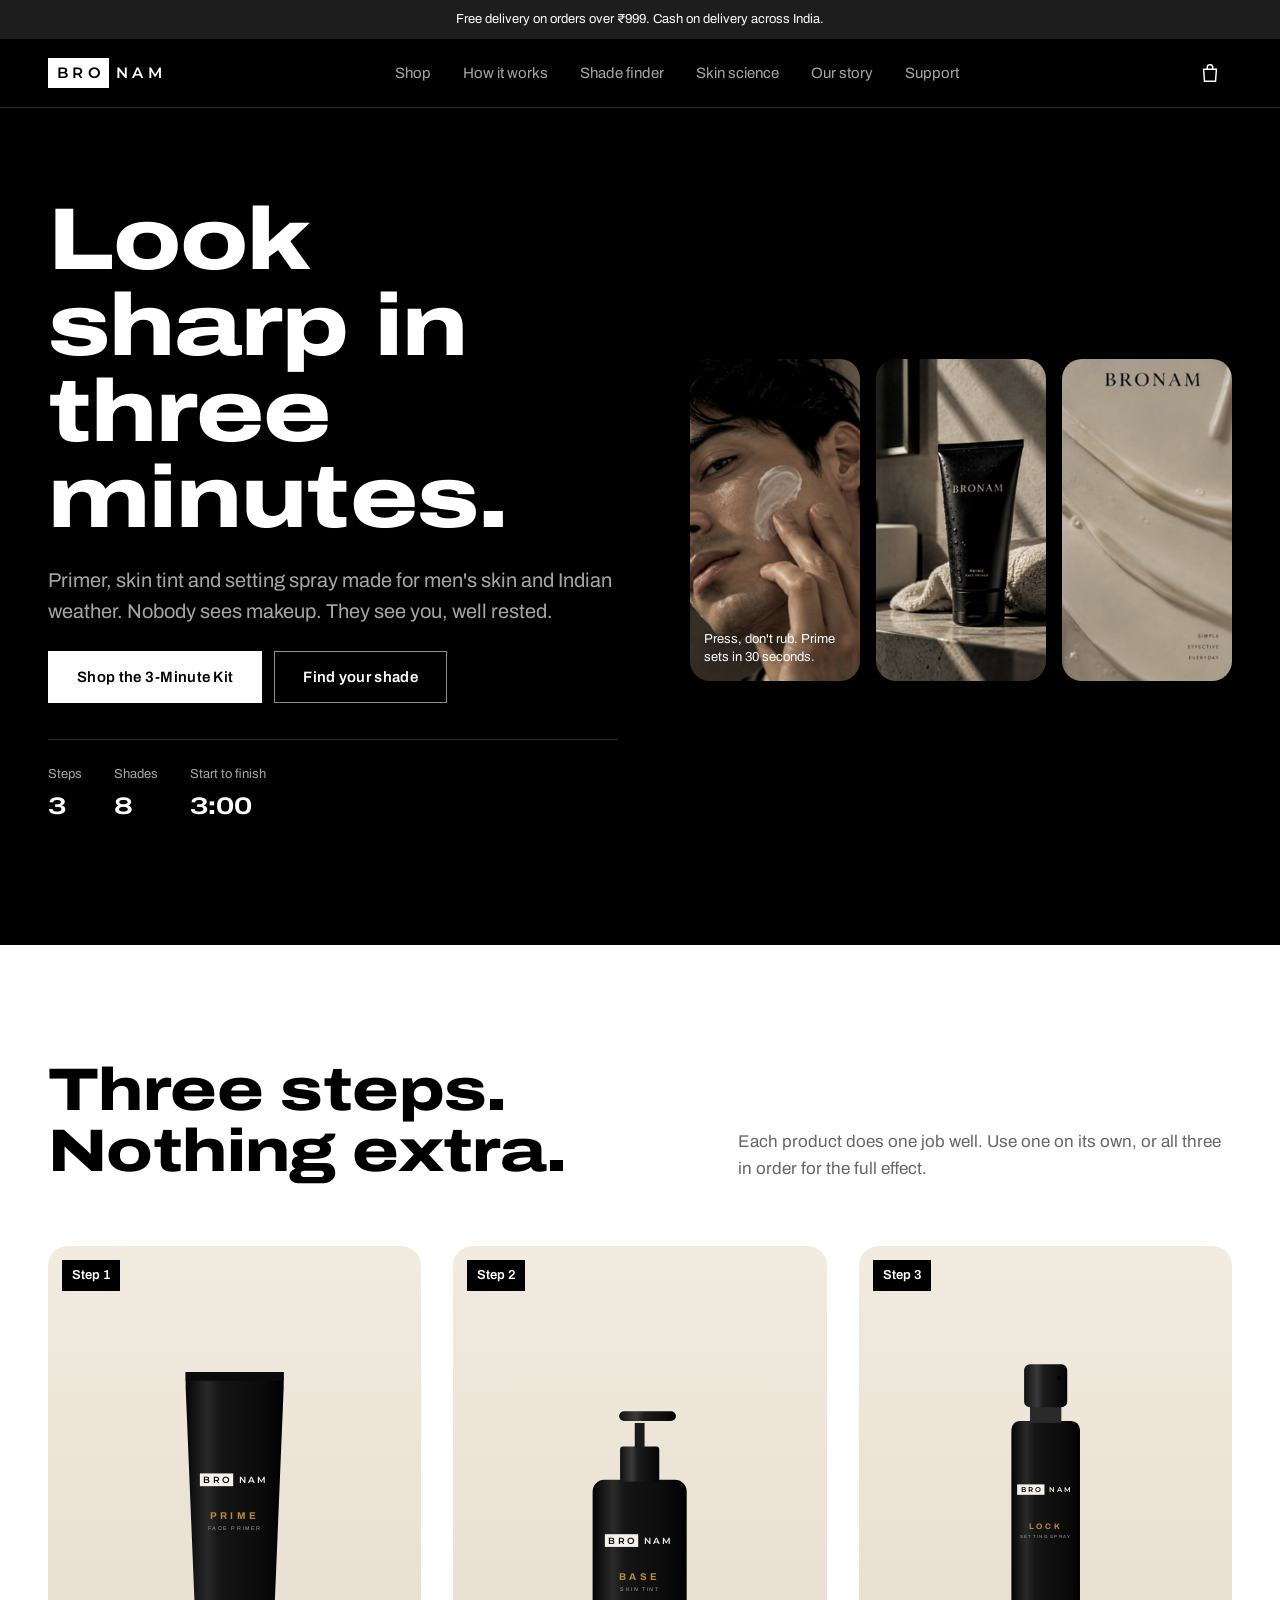
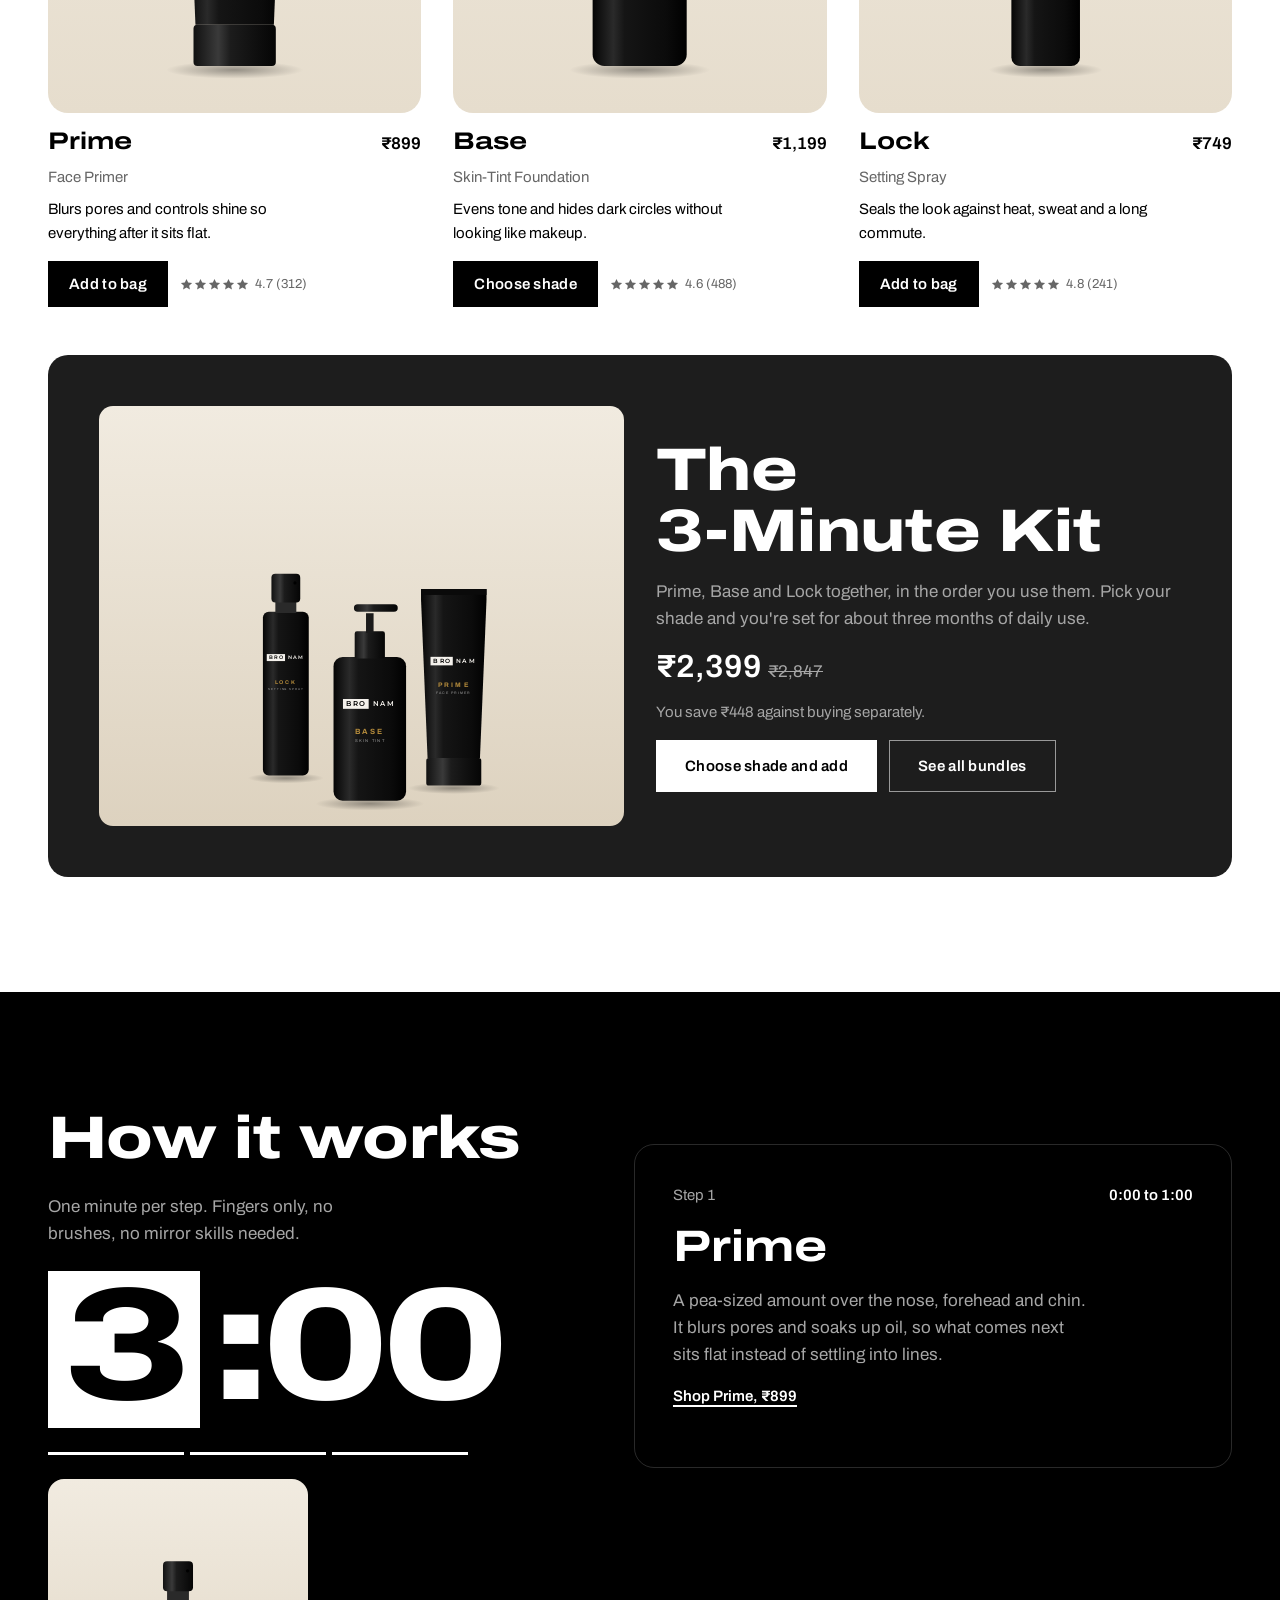
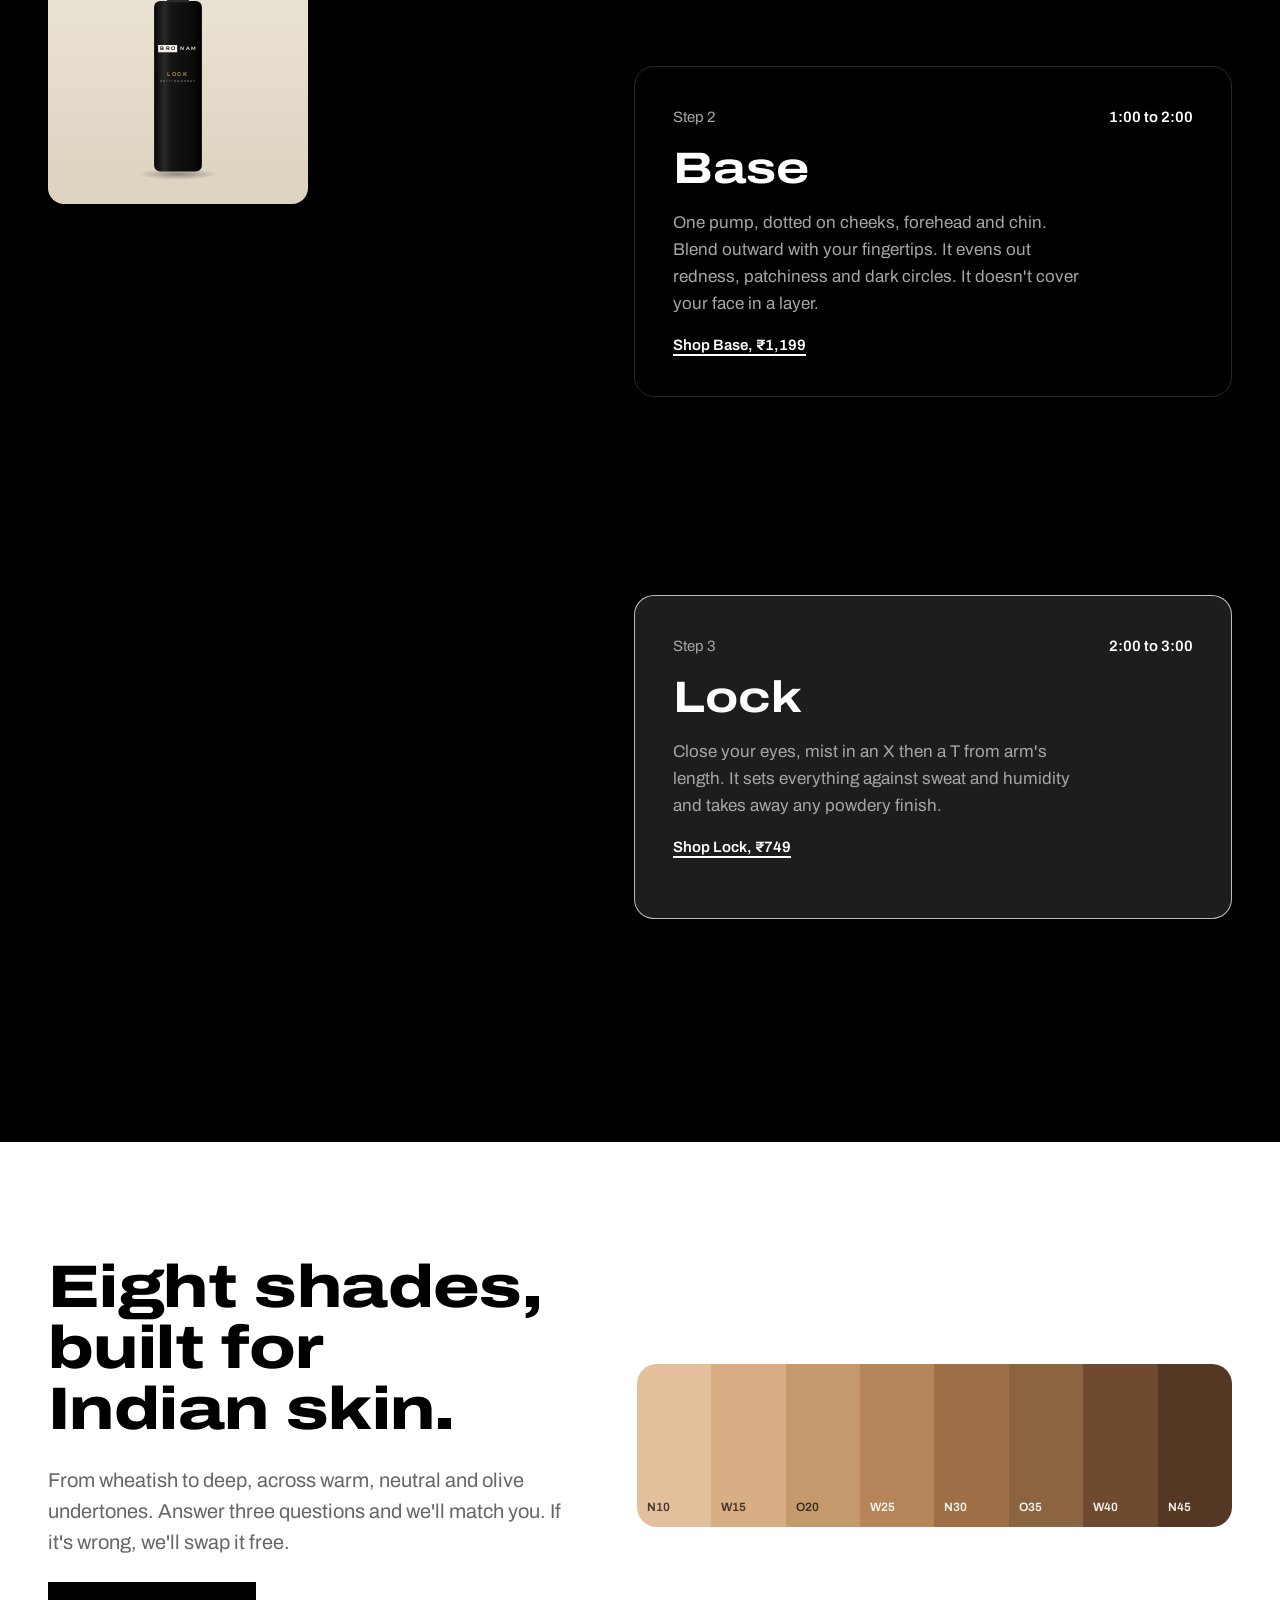
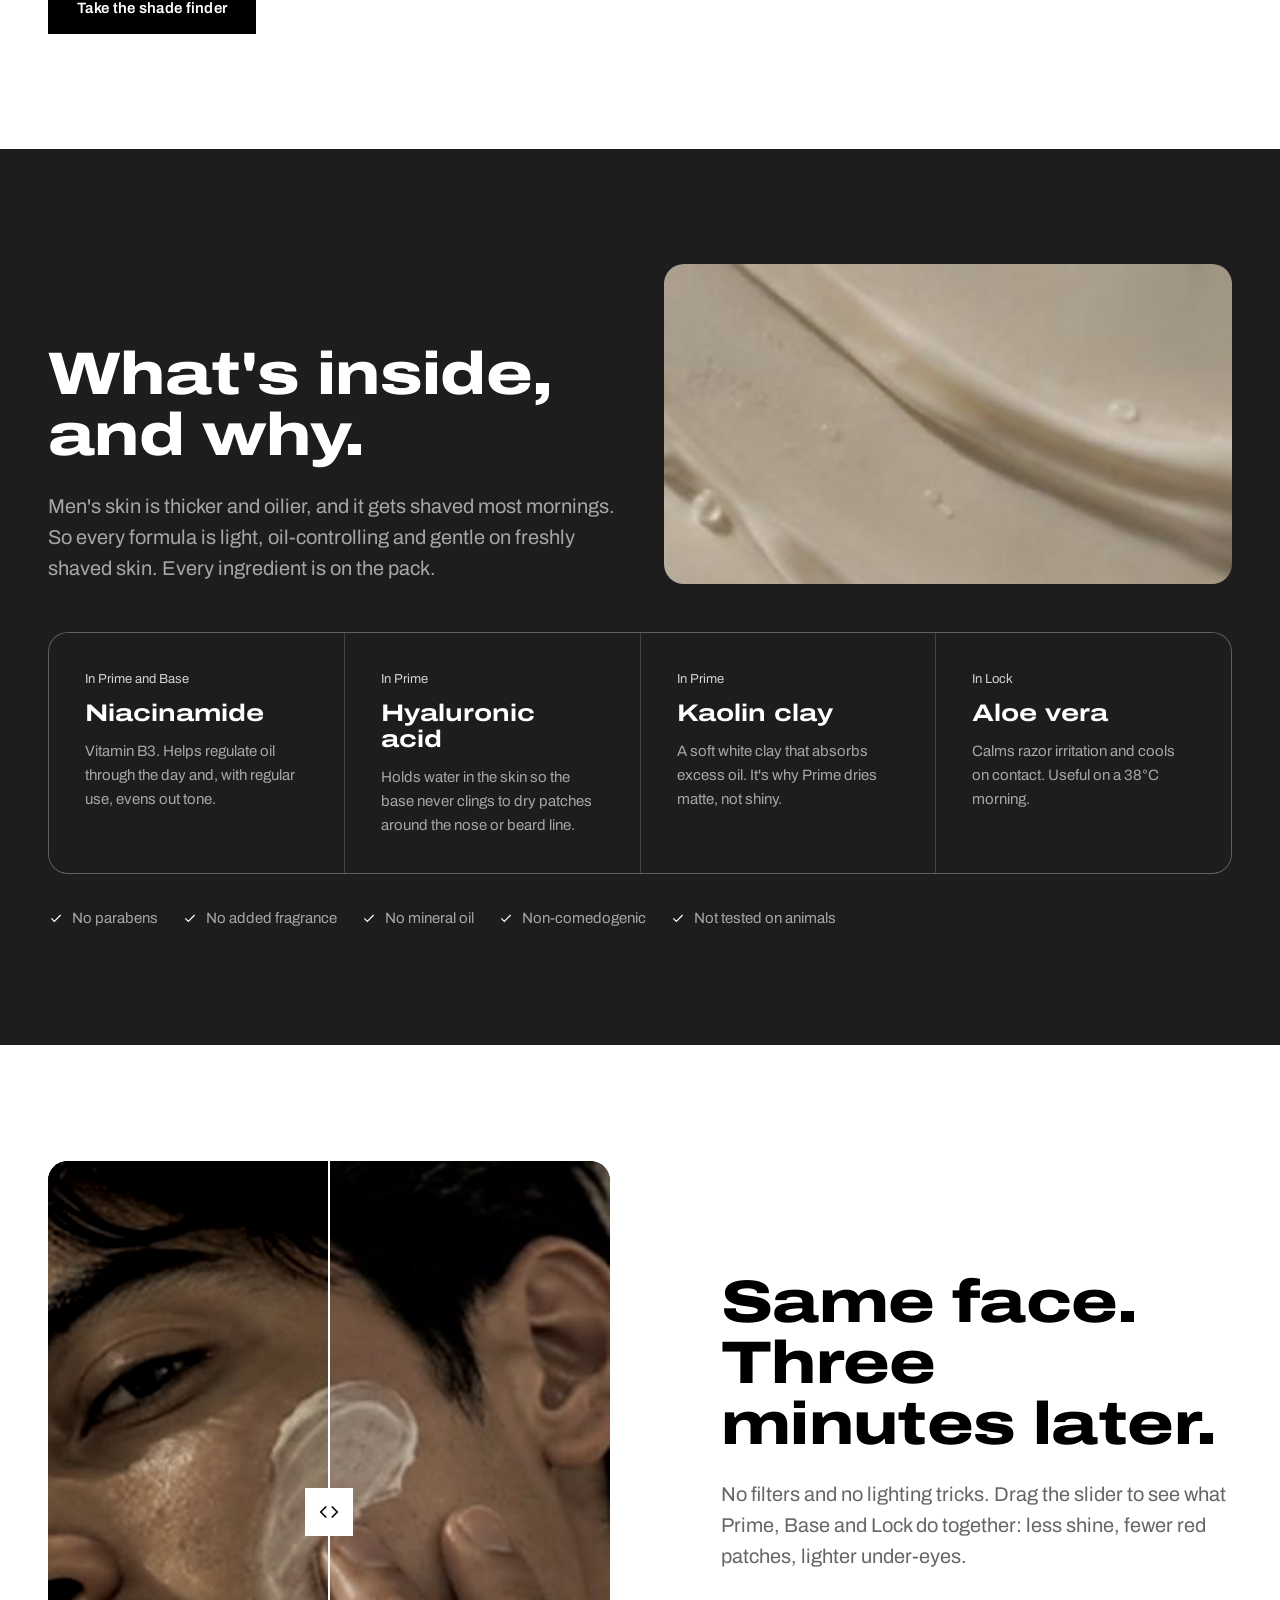
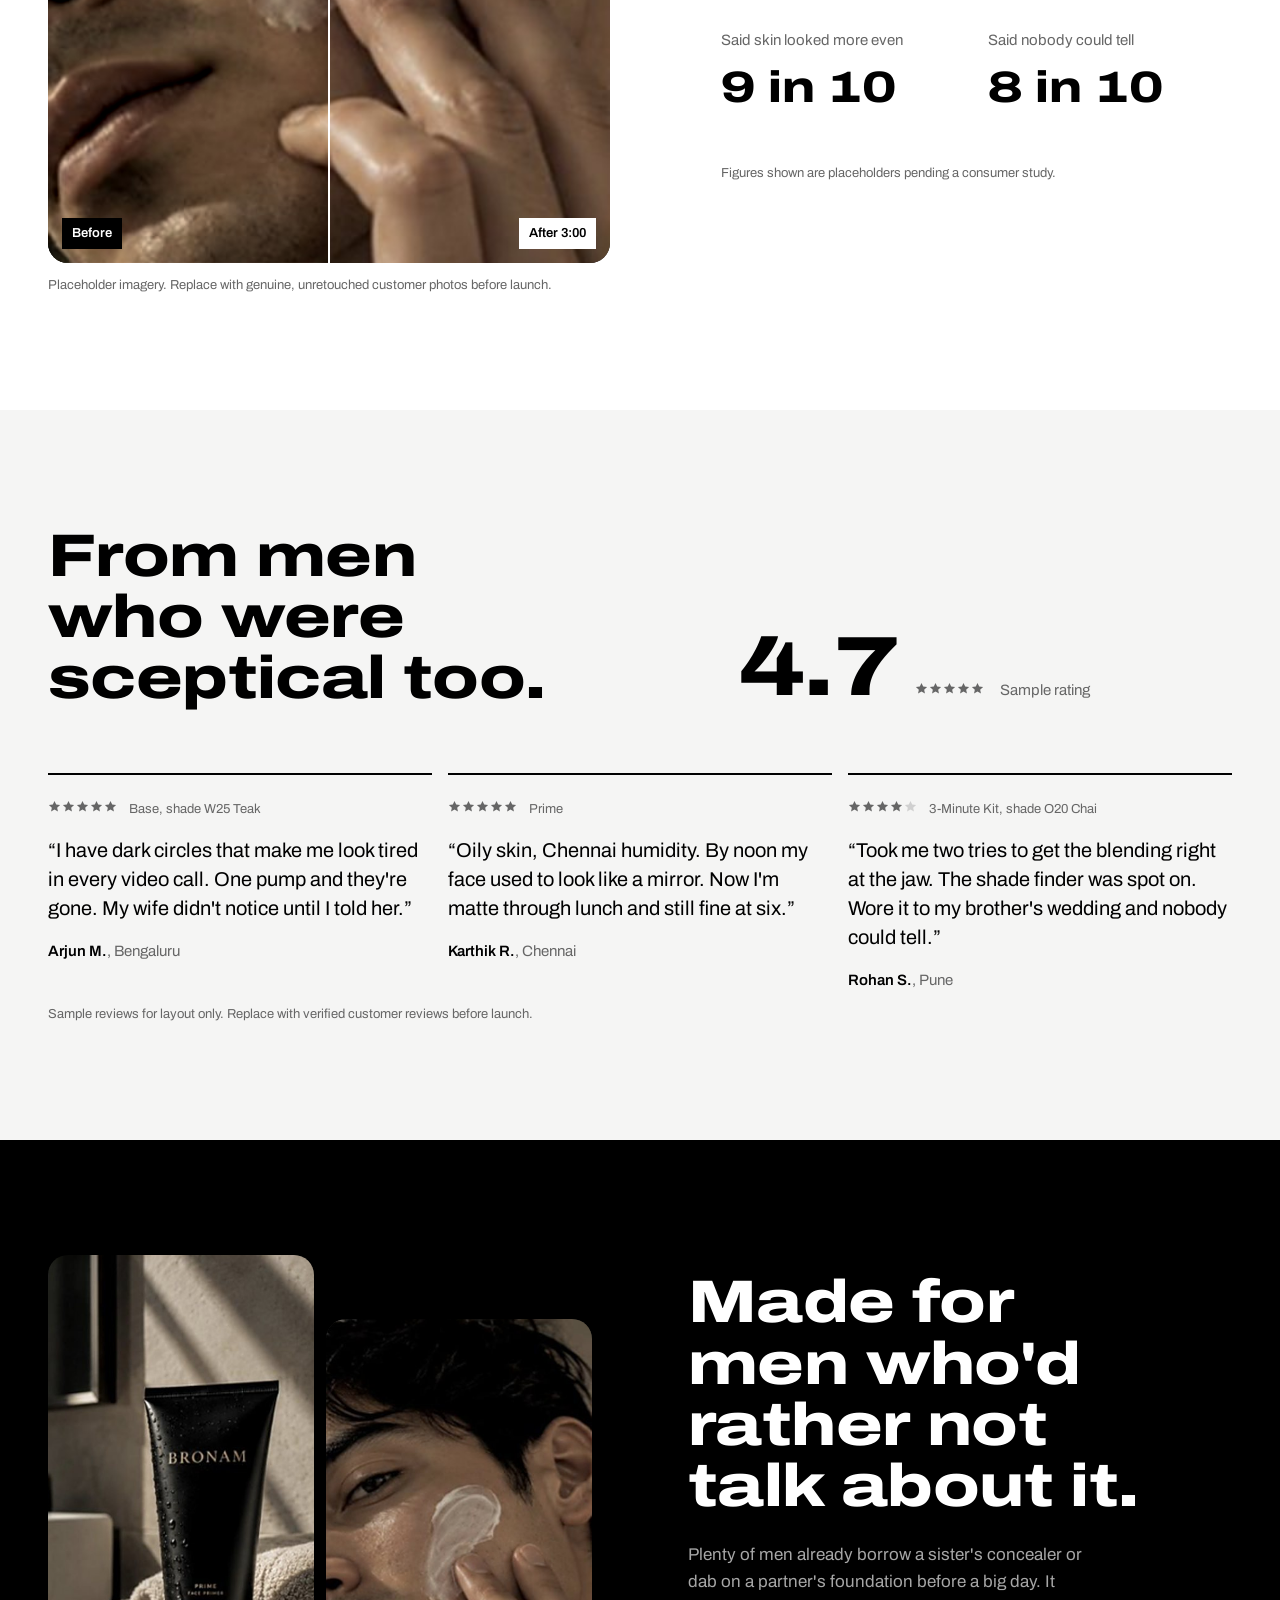
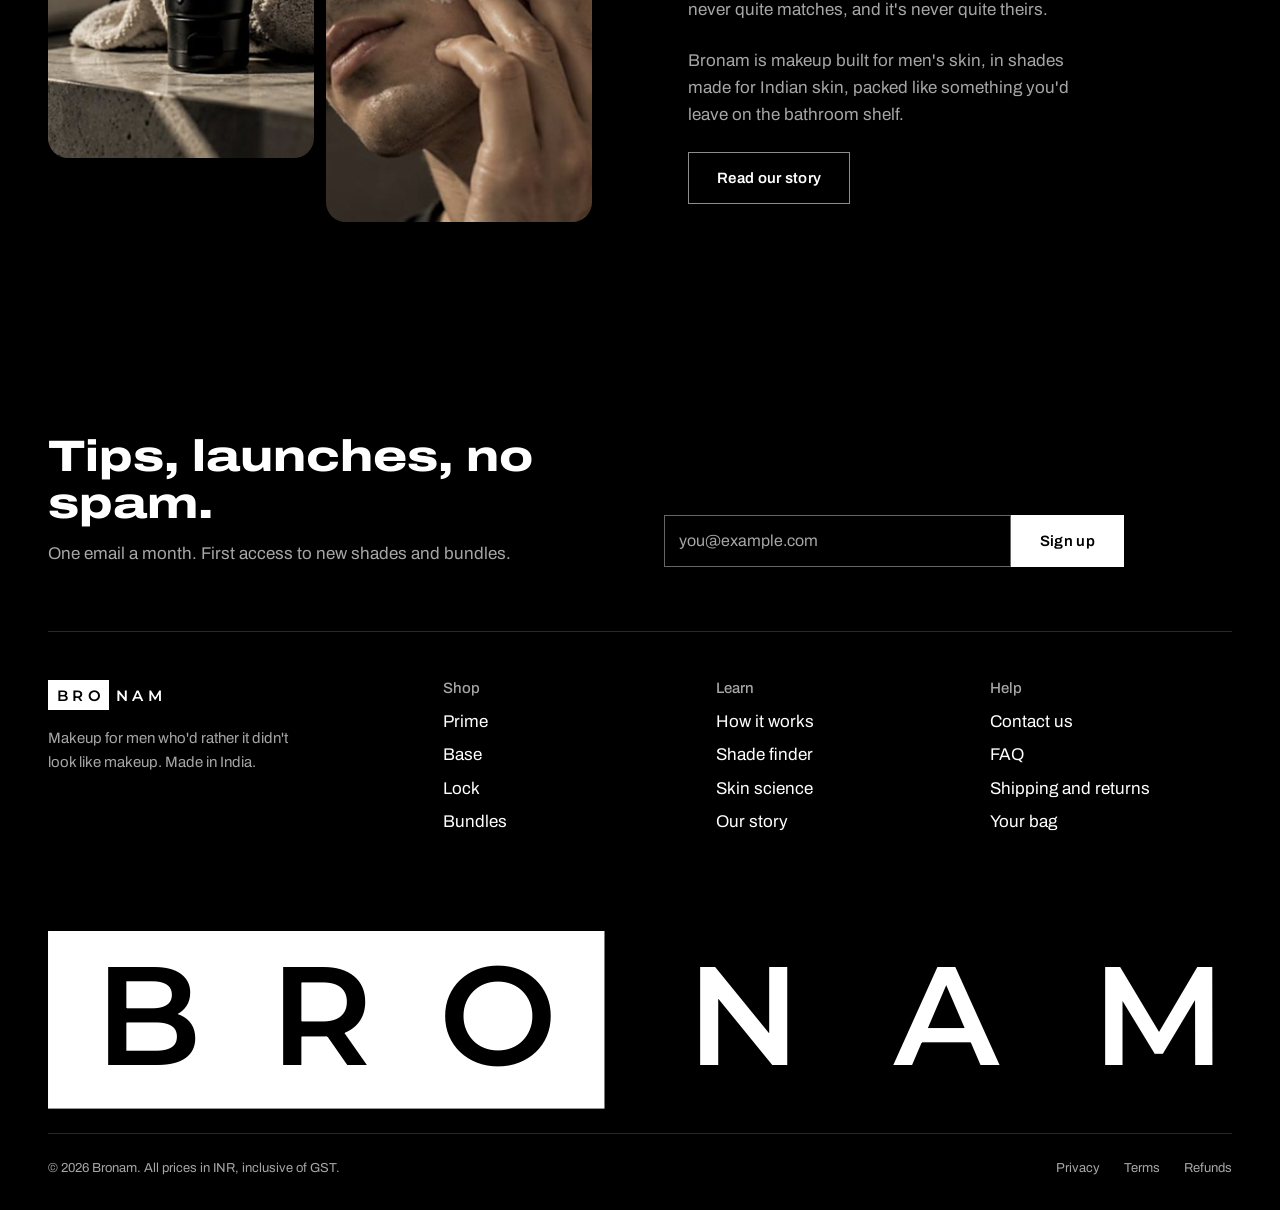
<file: index.html>
<!doctype html>
<html lang="en-IN">
<head>
  <meta charset="utf-8">
  <meta name="viewport" content="width=device-width, initial-scale=1">
  <title>Bronam: Look sharp in three minutes</title>
  <meta name="description" content="Primer, skin tint and setting spray for men. Built for Indian skin and Indian weather. Ready in three minutes.">
  <meta name="theme-color" content="#000000">
  <link rel="icon" href="assets/img/favicon.svg" type="image/svg+xml">
  <link rel="preload" href="assets/fonts/archivo-latin.woff2" as="font" type="font/woff2" crossorigin>
  <link rel="stylesheet" href="assets/css/styles.css">
</head>
<body data-page="home">
  <a class="skip-link" href="#main">Skip to content</a>

  <div class="announce">Free delivery on orders over ₹999. Cash on delivery across India.</div>
  <header class="site-header">
    <div class="wrap site-header__inner">
      <a class="logo" href="index.html" aria-label="Bronam home"><span class="logo__box">BRO</span><span class="logo__rest">NAM</span></a>
      <nav class="nav" aria-label="Primary">
        <a href="shop.html">Shop</a>
        <a href="index.html#routine">How it works</a>
        <a href="shade-finder.html">Shade finder</a>
        <a href="index.html#science">Skin science</a>
        <a href="about.html">Our story</a>
        <a href="support.html">Support</a>
      </nav>
      <div class="header-actions">
        <a class="icon-btn" href="cart.html" data-open-cart aria-label="Bag">
          <svg viewBox="0 0 24 24" fill="none" stroke="currentColor" stroke-width="1.6" aria-hidden="true"><path d="M5 8h14l-1 13H6L5 8Z"/><path d="M9 8V6a3 3 0 0 1 6 0v2"/></svg>
          <span class="cart-count"></span>
        </a>
        <button class="icon-btn menu-toggle" data-open-menu aria-controls="mobile-menu" aria-expanded="false" aria-label="Open menu">
          <svg viewBox="0 0 24 24" fill="none" stroke="currentColor" stroke-width="1.6" aria-hidden="true"><path d="M3 7h18M3 12h18M3 17h18"/></svg>
        </button>
      </div>
    </div>
  </header>

  <main id="main">
    <!-- HERO -->
    <section class="hero on-dark" aria-labelledby="hero-title">
      <div class="wrap hero__grid">
        <div class="hero__copy">
          <h1 id="hero-title" class="display h1">Look sharp in three minutes.</h1>
          <p class="lede">Primer, skin tint and setting spray made for men's skin and Indian weather. Nobody sees makeup. They see you, well rested.</p>
          <div class="btn-row">
            <a class="btn" href="product.html?id=kit">Shop the 3-Minute Kit</a>
            <a class="btn btn--ghost" href="shade-finder.html">Find your shade</a>
          </div>
          <dl class="hero__facts">
            <div><dt>Steps</dt><dd>3</dd></div>
            <div><dt>Shades</dt><dd>8</dd></div>
            <div><dt>Start to finish</dt><dd class="num">3:00</dd></div>
          </dl>
        </div>
        <div class="hero__panels">
          <figure class="panel" style="margin:0">
            <img src="assets/img/model-apply.jpg" alt="Man pressing primer onto his cheek" width="430" height="924" fetchpriority="high">
            <figcaption class="panel__caption">Press, don't rub. Prime sets in 30 seconds.</figcaption>
          </figure>
          <figure class="panel" style="margin:0">
            <img src="assets/img/prime-tube-scene.jpg" alt="Black Bronam Prime tube on a stone basin" width="524" height="924">
          </figure>
          <figure class="panel panel--light" style="margin:0">
            <img src="assets/img/texture-cream.jpg" alt="Close-up of the primer's smooth texture" width="436" height="924">
          </figure>
        </div>
      </div>
    </section>

    <!-- PRODUCT RANGE -->
    <section class="section" aria-labelledby="range-title">
      <div class="wrap">
        <div class="section-head section-head--split">
          <h2 id="range-title" class="display h2">Three steps. Nothing extra.</h2>
          <p class="muted">Each product does one job well. Use one on its own, or all three in order for the full effect.</p>
        </div>
        <div class="product-grid" id="home-products"></div>

        <div class="kit-feature on-charcoal">
          <div class="kit-feature__media" data-render="kit" data-title="The 3-Minute Kit: Prime, Base and Lock"></div>
          <div class="kit-feature__copy">
            <h3 class="display h2">The <span class="nowrap">3-Minute</span> Kit</h3>
            <p class="muted">Prime, Base and Lock together, in the order you use them. Pick your shade and you're set for about three months of daily use.</p>
            <p class="h3 num" style="font-weight:600">₹2,399 <s class="muted" style="font-weight:400;font-size:var(--t-md)">₹2,847</s></p>
            <p class="kit-feature__save">You save ₹448 against buying separately.</p>
            <div class="btn-row"><a class="btn" href="product.html?id=kit">Choose shade and add</a><a class="btn btn--ghost" href="shop.html?filter=bundle">See all bundles</a></div>
          </div>
        </div>
      </div>
    </section>

    <!-- ROUTINE -->
    <section class="section on-dark routine" id="routine" aria-labelledby="routine-title">
      <div class="wrap routine__grid">
        <div class="routine__clock">
          <h2 id="routine-title" class="display h2">How it works</h2>
          <p class="muted" style="max-width:34ch">One minute per step. Fingers only, no brushes, no mirror skills needed.</p>
          <div class="timer" aria-hidden="true"><span class="timer__box" data-timer-min>0</span><span>:00</span></div>
          <div class="timer-bar" aria-hidden="true"><span></span><span></span><span></span></div>
          <div class="routine__render" data-routine-render></div>
        </div>
        <ol class="steps">
          <li class="step" data-step="1" data-render-kind="tube">
            <div class="step__head"><span class="step__n">Step 1</span><span class="step__time">0:00 to 1:00</span></div>
            <h3>Prime</h3>
            <p>A pea-sized amount over the nose, forehead and chin. It blurs pores and soaks up oil, so what comes next sits flat instead of settling into lines.</p>
            <a class="link small" href="product.html?id=prime">Shop Prime, ₹899</a>
          </li>
          <li class="step" data-step="2" data-render-kind="pump">
            <div class="step__head"><span class="step__n">Step 2</span><span class="step__time">1:00 to 2:00</span></div>
            <h3>Base</h3>
            <p>One pump, dotted on cheeks, forehead and chin. Blend outward with your fingertips. It evens out redness, patchiness and dark circles. It doesn't cover your face in a layer.</p>
            <a class="link small" href="product.html?id=base">Shop Base, ₹1,199</a>
          </li>
          <li class="step" data-step="3" data-render-kind="spray">
            <div class="step__head"><span class="step__n">Step 3</span><span class="step__time">2:00 to 3:00</span></div>
            <h3>Lock</h3>
            <p>Close your eyes, mist in an X then a T from arm's length. It sets everything against sweat and humidity and takes away any powdery finish.</p>
            <a class="link small" href="product.html?id=lock">Shop Lock, ₹749</a>
          </li>
        </ol>
      </div>
    </section>

    <!-- SHADE FINDER TEASER -->
    <section class="section" aria-labelledby="shade-title">
      <div class="wrap shade-teaser">
        <div class="stack-5">
          <h2 id="shade-title" class="display h2">Eight shades, built for Indian skin.</h2>
          <p class="muted lede">From wheatish to deep, across warm, neutral and olive undertones. Answer three questions and we'll match you. If it's wrong, we'll swap it free.</p>
          <div class="btn-row"><a class="btn" href="shade-finder.html">Take the shade finder</a></div>
        </div>
        <div class="swatch-strip" id="swatch-strip" role="img" aria-label="Base shade range from N10 Wheat to N45 Ebony"></div>
      </div>
    </section>

    <!-- SKIN SCIENCE -->
    <section class="section on-charcoal" id="science" aria-labelledby="science-title">
      <div class="wrap">
        <div class="science__split">
          <div class="stack-5">
            <h2 id="science-title" class="display h2">What's inside, and why.</h2>
            <p class="muted lede">Men's skin is thicker and oilier, and it gets shaved most mornings. So every formula is light, oil-controlling and gentle on freshly shaved skin. Every ingredient is on the pack.</p>
          </div>
          <div class="science__img"><img src="assets/img/texture-detail.jpg" alt="Macro shot of a smooth cream texture" width="436" height="520" loading="lazy"></div>
        </div>
        <div class="ingredients">
          <article class="ingredient">
            <span class="ingredient__where">In Prime and Base</span>
            <h3>Niacinamide</h3>
            <p>Vitamin B3. Helps regulate oil through the day and, with regular use, evens out tone.</p>
          </article>
          <article class="ingredient">
            <span class="ingredient__where">In Prime</span>
            <h3>Hyaluronic acid</h3>
            <p>Holds water in the skin so the base never clings to dry patches around the nose or beard line.</p>
          </article>
          <article class="ingredient">
            <span class="ingredient__where">In Prime</span>
            <h3>Kaolin clay</h3>
            <p>A soft white clay that absorbs excess oil. It's why Prime dries matte, not shiny.</p>
          </article>
          <article class="ingredient">
            <span class="ingredient__where">In Lock</span>
            <h3>Aloe vera</h3>
            <p>Calms razor irritation and cools on contact. Useful on a 38°C morning.</p>
          </article>
        </div>
        <!-- Confirm every claim below with your formulator before launch. -->
        <ul class="free-from" aria-label="Formulated without">
          <li><svg viewBox="0 0 24 24" fill="none" stroke="currentColor" stroke-width="1.8" aria-hidden="true"><path d="m5 12.5 4.5 4.5L19 7.5"/></svg>No parabens</li>
          <li><svg viewBox="0 0 24 24" fill="none" stroke="currentColor" stroke-width="1.8" aria-hidden="true"><path d="m5 12.5 4.5 4.5L19 7.5"/></svg>No added fragrance</li>
          <li><svg viewBox="0 0 24 24" fill="none" stroke="currentColor" stroke-width="1.8" aria-hidden="true"><path d="m5 12.5 4.5 4.5L19 7.5"/></svg>No mineral oil</li>
          <li><svg viewBox="0 0 24 24" fill="none" stroke="currentColor" stroke-width="1.8" aria-hidden="true"><path d="m5 12.5 4.5 4.5L19 7.5"/></svg>Non-comedogenic</li>
          <li><svg viewBox="0 0 24 24" fill="none" stroke="currentColor" stroke-width="1.8" aria-hidden="true"><path d="m5 12.5 4.5 4.5L19 7.5"/></svg>Not tested on animals</li>
        </ul>
      </div>
    </section>

    <!-- BEFORE / AFTER -->
    <section class="section" aria-labelledby="ba-title">
      <div class="wrap ba">
        <div>
          <!-- PLACEHOLDER: replace both images with real, unretouched before/after photos of the same person. -->
          <div class="compare" data-compare>
            <img src="assets/img/model-apply.jpg" alt="After applying Bronam" width="430" height="924" loading="lazy">
            <div class="compare__before" style="position:absolute;inset:0">
              <img src="assets/img/model-apply.jpg" alt="Before applying Bronam" width="430" height="924" loading="lazy">
            </div>
            <div class="compare__line"></div>
            <div class="compare__knob"><svg viewBox="0 0 24 24" fill="none" stroke="currentColor" stroke-width="1.8" aria-hidden="true"><path d="m9 6-6 6 6 6M15 6l6 6-6 6"/></svg></div>
            <span class="compare__label compare__label--before">Before</span>
            <span class="compare__label compare__label--after">After 3:00</span>
            <input type="range" min="0" max="100" value="50" aria-label="Drag to compare before and after">
          </div>
          <p class="placeholder-note">Placeholder imagery. Replace with genuine, unretouched customer photos before launch.</p>
        </div>
        <div class="stack-5">
          <h2 id="ba-title" class="display h2">Same face. Three minutes later.</h2>
          <p class="muted lede">No filters and no lighting tricks. Drag the slider to see what Prime, Base and Lock do together: less shine, fewer red patches, lighter under-eyes.</p>
          <!-- PLACEHOLDER figures: replace with results from your own consumer study. -->
          <dl class="ba__stats">
            <div><dt>Said skin looked more even</dt><dd class="num">9 in 10</dd></div>
            <div><dt>Said nobody could tell</dt><dd class="num">8 in 10</dd></div>
          </dl>
          <p class="xs muted">Figures shown are placeholders pending a consumer study.</p>
        </div>
      </div>
    </section>

    <!-- REVIEWS -->
    <section class="section on-paper" aria-labelledby="reviews-title">
      <div class="wrap">
        <div class="section-head section-head--split">
          <h2 id="reviews-title" class="display h2">From men who were sceptical too.</h2>
          <div class="reviews-summary">
            <span class="reviews-summary__score num">4.7</span>
            <span class="rating" id="summary-stars"></span>
            <span class="muted small">Sample rating</span>
          </div>
        </div>
        <!-- PLACEHOLDER reviews: replace with verified customer reviews (e.g. from your Shopify review app). -->
        <div class="reviews" aria-describedby="reviews-note">
          <article class="review">
            <div class="review__meta"><span data-stars="5"></span><span>Base, shade W25 Teak</span></div>
            <blockquote>“I have dark circles that make me look tired in every video call. One pump and they're gone. My wife didn't notice until I told her.”</blockquote>
            <footer><strong>Arjun M.</strong>, Bengaluru</footer>
          </article>
          <article class="review">
            <div class="review__meta"><span data-stars="5"></span><span>Prime</span></div>
            <blockquote>“Oily skin, Chennai humidity. By noon my face used to look like a mirror. Now I'm matte through lunch and still fine at six.”</blockquote>
            <footer><strong>Karthik R.</strong>, Chennai</footer>
          </article>
          <article class="review">
            <div class="review__meta"><span data-stars="4"></span><span>3-Minute Kit, shade O20 Chai</span></div>
            <blockquote>“Took me two tries to get the blending right at the jaw. The shade finder was spot on. Wore it to my brother's wedding and nobody could tell.”</blockquote>
            <footer><strong>Rohan S.</strong>, Pune</footer>
          </article>
        </div>
        <p class="placeholder-note" id="reviews-note">Sample reviews for layout only. Replace with verified customer reviews before launch.</p>
      </div>
    </section>

    <!-- STORY TEASER -->
    <section class="section on-dark" aria-labelledby="story-title">
      <div class="wrap story">
        <div class="story__media">
          <div class="panel"><img src="assets/img/prime-tube-scene.jpg" alt="Bronam Prime tube beside a folded towel" width="524" height="924" loading="lazy"></div>
          <div class="panel"><img src="assets/img/model-apply.jpg" alt="Man applying Bronam primer" width="430" height="924" loading="lazy" style="object-position:20% 50%"></div>
        </div>
        <div class="story__copy">
          <h2 id="story-title" class="display h2">Made for men who'd rather not talk about it.</h2>
          <p>Plenty of men already borrow a sister's concealer or dab on a partner's foundation before a big day. It never quite matches, and it's never quite theirs.</p>
          <p>Bronam is makeup built for men's skin, in shades made for Indian skin, packed like something you'd leave on the bathroom shelf.</p>
          <div><a class="btn btn--ghost" href="about.html">Read our story</a></div>
        </div>
      </div>
    </section>
  </main>

  <footer class="site-footer">
    <div class="wrap">
      <div class="footer-top">
        <div>
          <h2>Tips, launches, no spam.</h2>
          <p>One email a month. First access to new shades and bundles.</p>
        </div>
        <form class="inline-form on-dark" data-newsletter novalidate>
          <label class="visually-hidden" for="nl-email">Email address</label>
          <input class="input" id="nl-email" type="email" name="email" placeholder="you@example.com" autocomplete="email" required>
          <button class="btn" type="submit">Sign up</button>
        </form>
      </div>
      <div class="footer-links">
        <div class="footer-brand">
          <a class="logo" href="index.html" aria-label="Bronam home"><span class="logo__box">BRO</span><span class="logo__rest">NAM</span></a>
          <p>Makeup for men who'd rather it didn't look like makeup. Made in India.</p>
        </div>
        <div>
          <h3>Shop</h3>
          <ul>
            <li><a href="product.html?id=prime">Prime</a></li>
            <li><a href="product.html?id=base">Base</a></li>
            <li><a href="product.html?id=lock">Lock</a></li>
            <li><a href="shop.html?filter=bundle">Bundles</a></li>
          </ul>
        </div>
        <div>
          <h3>Learn</h3>
          <ul>
            <li><a href="index.html#routine">How it works</a></li>
            <li><a href="shade-finder.html">Shade finder</a></li>
            <li><a href="index.html#science">Skin science</a></li>
            <li><a href="about.html">Our story</a></li>
          </ul>
        </div>
        <div>
          <h3>Help</h3>
          <ul>
            <li><a href="support.html">Contact us</a></li>
            <li><a href="support.html#faq">FAQ</a></li>
            <li><a href="support.html#shipping">Shipping and returns</a></li>
            <li><a href="cart.html">Your bag</a></li>
          </ul>
        </div>
      </div>
      <svg class="footer-mark" viewBox="0 0 1000 150" aria-hidden="true" focusable="false">
        <rect x="0" y="0" width="470" height="150" fill="#fff"/>
        <text x="40" y="113" textLength="390" lengthAdjust="spacing" font-family="Montserrat, Archivo, sans-serif" font-weight="600" font-size="118" fill="#000">BRO</text>
        <text x="540" y="113" textLength="455" lengthAdjust="spacing" font-family="Montserrat, Archivo, sans-serif" font-weight="600" font-size="118" fill="#fff">NAM</text>
      </svg>
      <div class="footer-bottom">
        <span>© <span data-year>2026</span> Bronam. All prices in INR, inclusive of GST.</span>
        <nav class="legal" aria-label="Legal"><a href="support.html#policies">Privacy</a><a href="support.html#policies">Terms</a><a href="support.html#shipping">Refunds</a></nav>
      </div>
    </div>
  </footer>

  <script src="assets/js/catalog.js"></script>
  <script src="assets/js/renders.js"></script>
  <script src="assets/js/main.js"></script>
  <script src="assets/js/pages.js"></script>
</body>
</html>
</file>
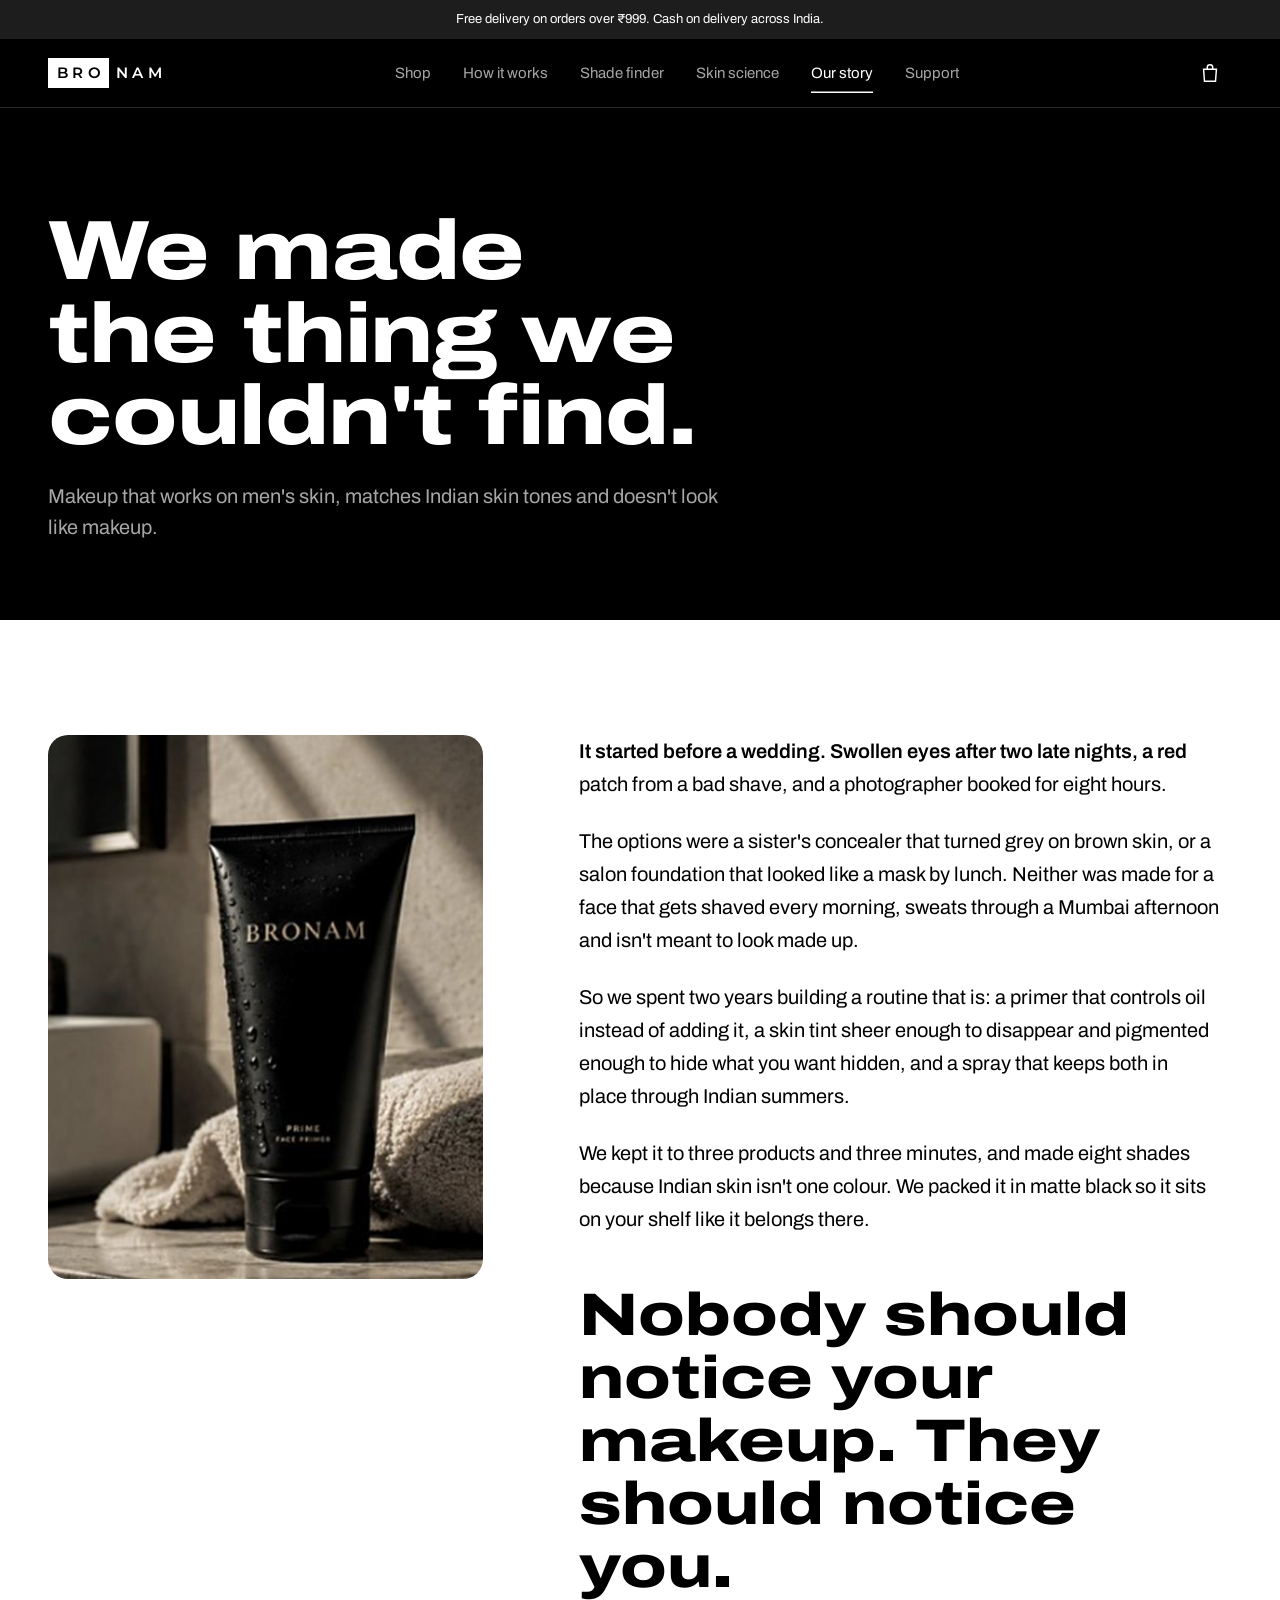
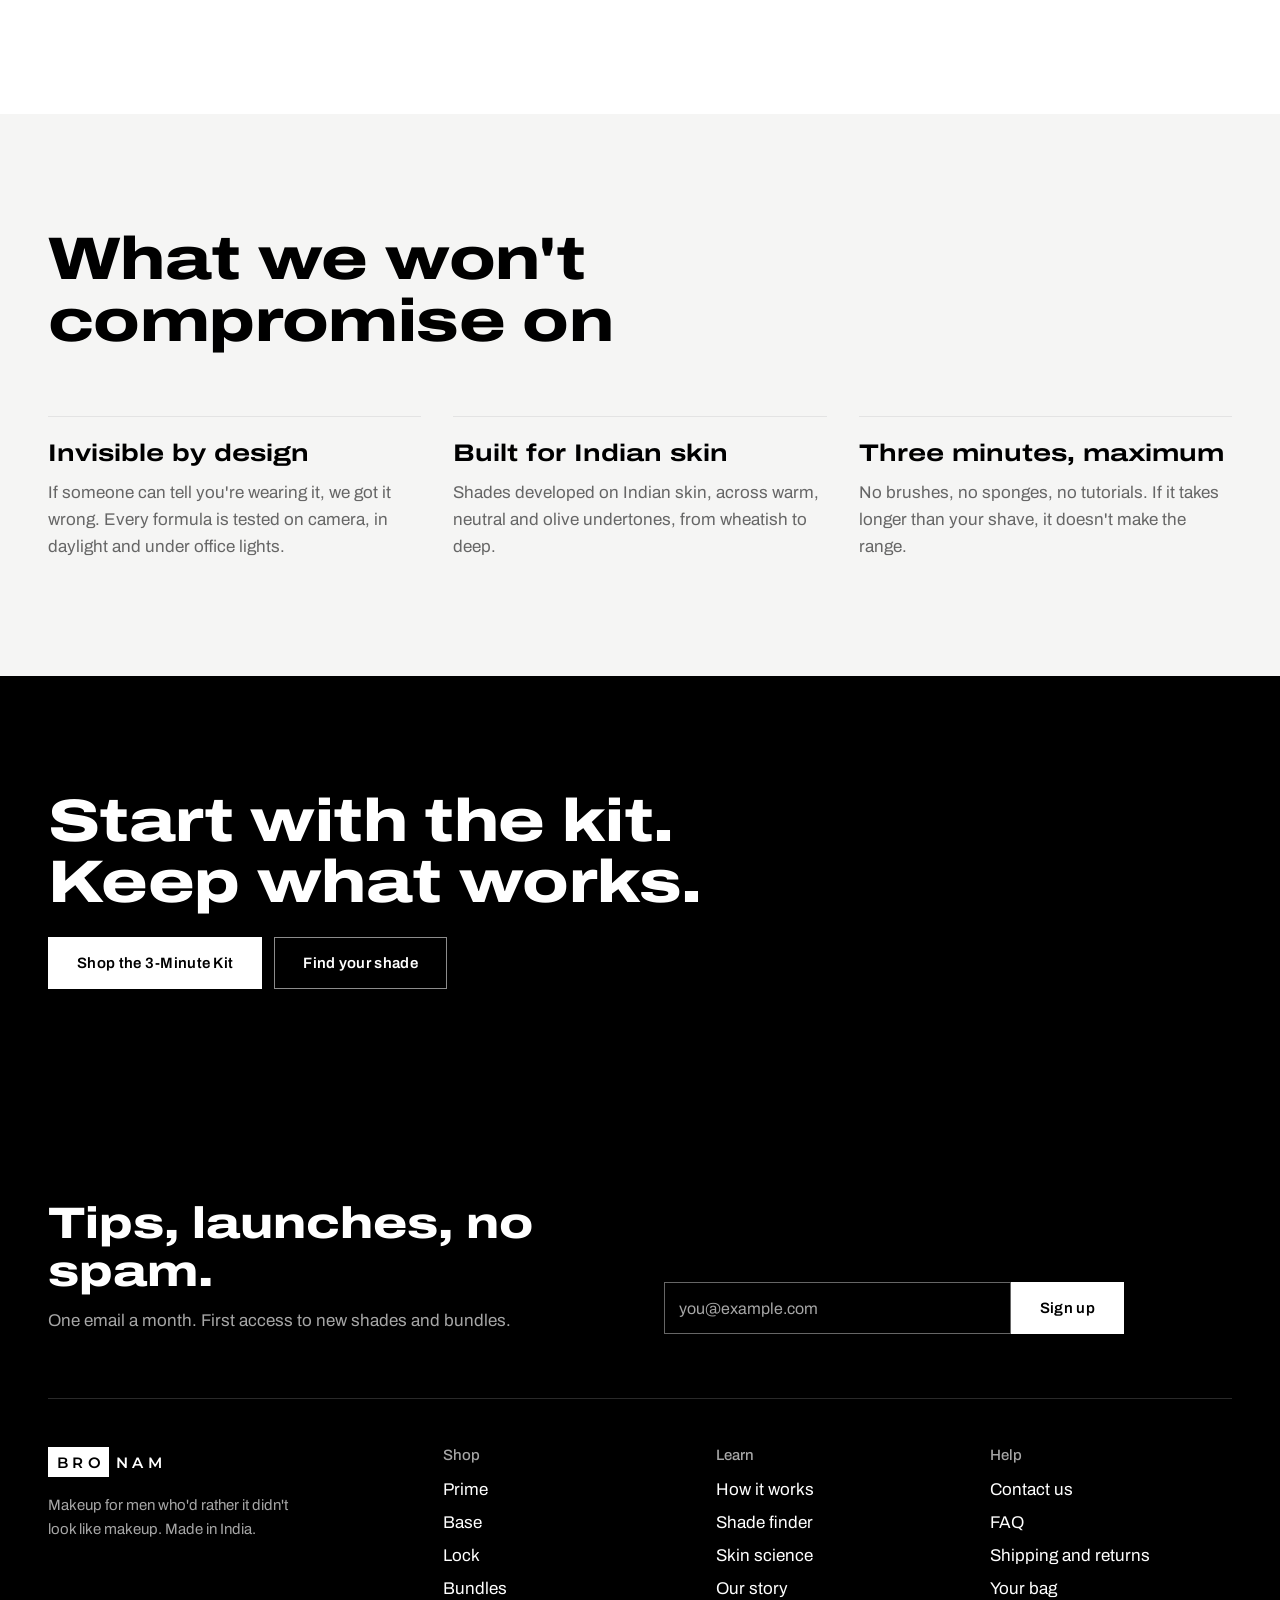
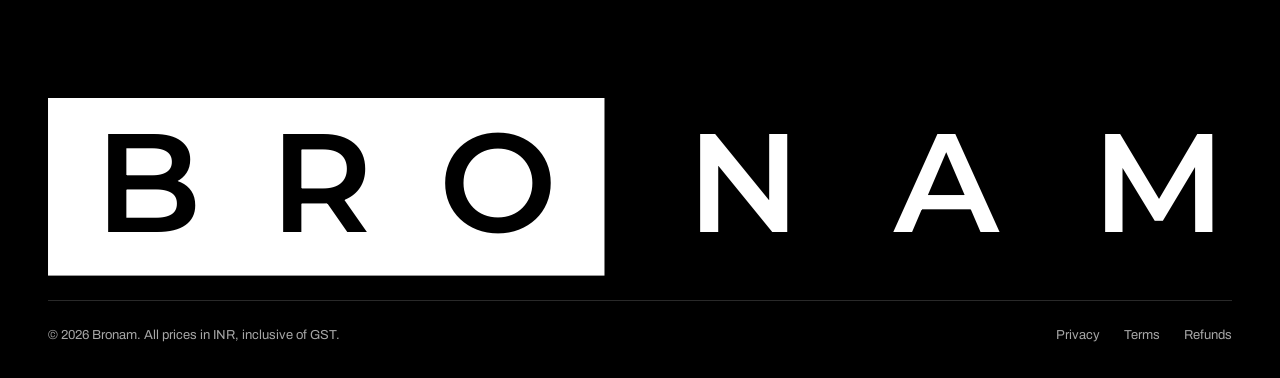
<file: about.html>
<!doctype html>
<html lang="en-IN">
<head>
  <meta charset="utf-8">
  <meta name="viewport" content="width=device-width, initial-scale=1">
  <title>Our story | Bronam</title>
  <meta name="description" content="Why we made makeup for men that doesn't look like makeup.">
  <meta name="theme-color" content="#000000">
  <link rel="icon" href="assets/img/favicon.svg" type="image/svg+xml">
  <link rel="preload" href="assets/fonts/archivo-latin.woff2" as="font" type="font/woff2" crossorigin>
  <link rel="stylesheet" href="assets/css/styles.css">
</head>
<body data-page="about">
  <a class="skip-link" href="#main">Skip to content</a>

  <div class="announce">Free delivery on orders over ₹999. Cash on delivery across India.</div>
  <header class="site-header">
    <div class="wrap site-header__inner">
      <a class="logo" href="index.html" aria-label="Bronam home"><span class="logo__box">BRO</span><span class="logo__rest">NAM</span></a>
      <nav class="nav" aria-label="Primary">
        <a href="shop.html">Shop</a>
        <a href="index.html#routine">How it works</a>
        <a href="shade-finder.html">Shade finder</a>
        <a href="index.html#science">Skin science</a>
        <a href="about.html" aria-current="page">Our story</a>
        <a href="support.html">Support</a>
      </nav>
      <div class="header-actions">
        <a class="icon-btn" href="cart.html" data-open-cart aria-label="Bag">
          <svg viewBox="0 0 24 24" fill="none" stroke="currentColor" stroke-width="1.6" aria-hidden="true"><path d="M5 8h14l-1 13H6L5 8Z"/><path d="M9 8V6a3 3 0 0 1 6 0v2"/></svg>
          <span class="cart-count"></span>
        </a>
        <button class="icon-btn menu-toggle" data-open-menu aria-controls="mobile-menu" aria-expanded="false" aria-label="Open menu">
          <svg viewBox="0 0 24 24" fill="none" stroke="currentColor" stroke-width="1.6" aria-hidden="true"><path d="M3 7h18M3 12h18M3 17h18"/></svg>
        </button>
      </div>
    </div>
  </header>

  <main id="main">
    <section class="page-hero on-dark" aria-labelledby="page-title">
      <div class="wrap">
        <h1 id="page-title" class="display h1" style="max-width:14ch">We made the thing we couldn't find.</h1>
        <p class="lede">Makeup that works on men's skin, matches Indian skin tones and doesn't look like makeup.</p>
      </div>
    </section>
    <section class="section">
      <div class="wrap story-split">
        <div class="panel" style="aspect-ratio:4/5"><img src="assets/img/prime-tube-scene.jpg" alt="Bronam Prime on a stone basin in morning light" width="524" height="924"></div>
        <!-- PLACEHOLDER story: replace with the founders' real story. -->
        <div class="prose">
          <p>It started before a wedding. Swollen eyes after two late nights, a red patch from a bad shave, and a photographer booked for eight hours.</p>
          <p>The options were a sister's concealer that turned grey on brown skin, or a salon foundation that looked like a mask by lunch. Neither was made for a face that gets shaved every morning, sweats through a Mumbai afternoon and isn't meant to look made up.</p>
          <p>So we spent two years building a routine that is: a primer that controls oil instead of adding it, a skin tint sheer enough to disappear and pigmented enough to hide what you want hidden, and a spray that keeps both in place through Indian summers.</p>
          <p>We kept it to three products and three minutes, and made eight shades because Indian skin isn't one colour. We packed it in matte black so it sits on your shelf like it belongs there.</p>
          <p class="pull" style="margin-top:24px">Nobody should notice your makeup. They should notice you.</p>
        </div>
      </div>
    </section>
    <section class="section on-paper" aria-labelledby="principles-title">
      <div class="wrap">
        <div class="section-head"><h2 id="principles-title" class="display h2">What we won't compromise on</h2></div>
        <div class="principles">
          <div class="principle"><h3>Invisible by design</h3><p>If someone can tell you're wearing it, we got it wrong. Every formula is tested on camera, in daylight and under office lights.</p></div>
          <div class="principle"><h3>Built for Indian skin</h3><p>Shades developed on Indian skin, across warm, neutral and olive undertones, from wheatish to deep.</p></div>
          <div class="principle"><h3>Three minutes, maximum</h3><p>No brushes, no sponges, no tutorials. If it takes longer than your shave, it doesn't make the range.</p></div>
        </div>
      </div>
    </section>
    <section class="section on-dark" aria-labelledby="about-cta">
      <div class="wrap" style="display:grid;gap:24px;justify-items:start">
        <h2 id="about-cta" class="display h2" style="max-width:18ch">Start with the kit. Keep what works.</h2>
        <div class="btn-row"><a class="btn" href="product.html?id=kit">Shop the 3-Minute Kit</a><a class="btn btn--ghost" href="shade-finder.html">Find your shade</a></div>
      </div>
    </section>
  </main>

  <footer class="site-footer">
    <div class="wrap">
      <div class="footer-top">
        <div>
          <h2>Tips, launches, no spam.</h2>
          <p>One email a month. First access to new shades and bundles.</p>
        </div>
        <form class="inline-form on-dark" data-newsletter novalidate>
          <label class="visually-hidden" for="nl-email">Email address</label>
          <input class="input" id="nl-email" type="email" name="email" placeholder="you@example.com" autocomplete="email" required>
          <button class="btn" type="submit">Sign up</button>
        </form>
      </div>
      <div class="footer-links">
        <div class="footer-brand">
          <a class="logo" href="index.html" aria-label="Bronam home"><span class="logo__box">BRO</span><span class="logo__rest">NAM</span></a>
          <p>Makeup for men who'd rather it didn't look like makeup. Made in India.</p>
        </div>
        <div>
          <h3>Shop</h3>
          <ul>
            <li><a href="product.html?id=prime">Prime</a></li>
            <li><a href="product.html?id=base">Base</a></li>
            <li><a href="product.html?id=lock">Lock</a></li>
            <li><a href="shop.html?filter=bundle">Bundles</a></li>
          </ul>
        </div>
        <div>
          <h3>Learn</h3>
          <ul>
            <li><a href="index.html#routine">How it works</a></li>
            <li><a href="shade-finder.html">Shade finder</a></li>
            <li><a href="index.html#science">Skin science</a></li>
            <li><a href="about.html">Our story</a></li>
          </ul>
        </div>
        <div>
          <h3>Help</h3>
          <ul>
            <li><a href="support.html">Contact us</a></li>
            <li><a href="support.html#faq">FAQ</a></li>
            <li><a href="support.html#shipping">Shipping and returns</a></li>
            <li><a href="cart.html">Your bag</a></li>
          </ul>
        </div>
      </div>
      <svg class="footer-mark" viewBox="0 0 1000 150" aria-hidden="true" focusable="false">
        <rect x="0" y="0" width="470" height="150" fill="#fff"/>
        <text x="40" y="113" textLength="390" lengthAdjust="spacing" font-family="Montserrat, Archivo, sans-serif" font-weight="600" font-size="118" fill="#000">BRO</text>
        <text x="540" y="113" textLength="455" lengthAdjust="spacing" font-family="Montserrat, Archivo, sans-serif" font-weight="600" font-size="118" fill="#fff">NAM</text>
      </svg>
      <div class="footer-bottom">
        <span>© <span data-year>2026</span> Bronam. All prices in INR, inclusive of GST.</span>
        <nav class="legal" aria-label="Legal"><a href="support.html#policies">Privacy</a><a href="support.html#policies">Terms</a><a href="support.html#shipping">Refunds</a></nav>
      </div>
    </div>
  </footer>

  <script src="assets/js/catalog.js"></script>
  <script src="assets/js/renders.js"></script>
  <script src="assets/js/main.js"></script>
  <script src="assets/js/pages.js"></script>
</body>
</html>
</file>
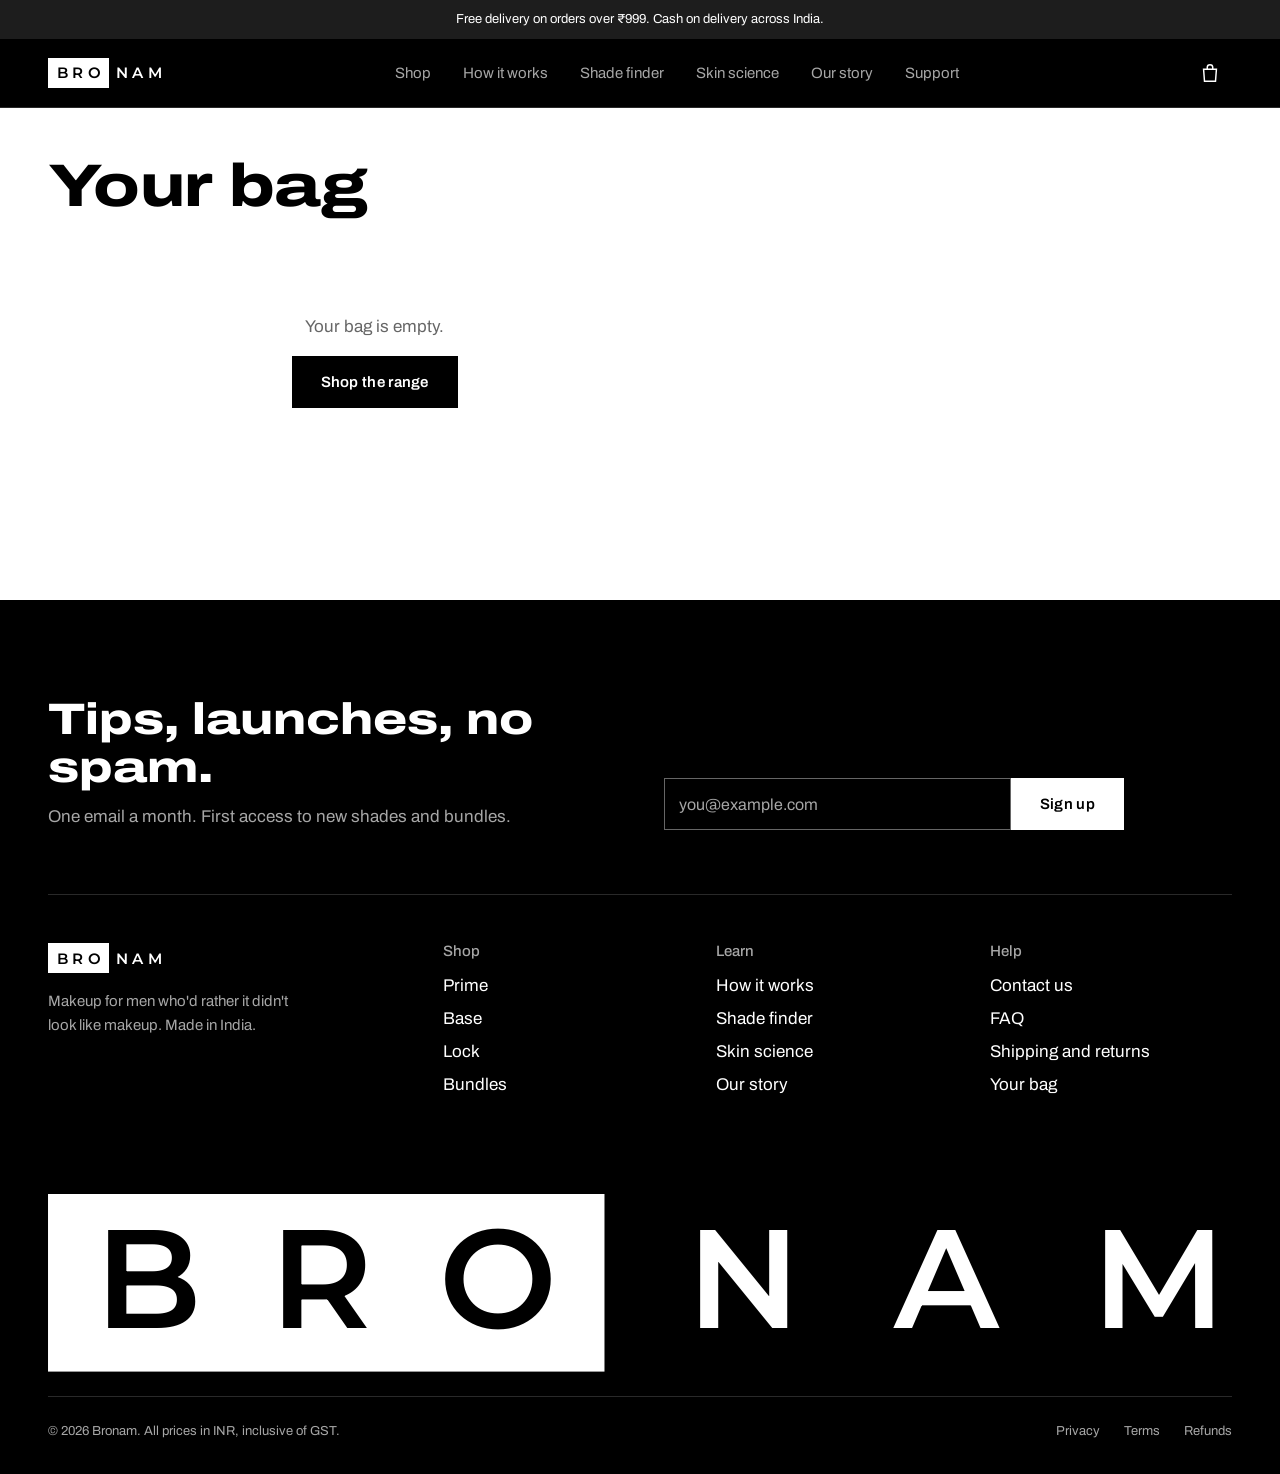
<file: cart.html>
<!doctype html>
<html lang="en-IN">
<head>
  <meta charset="utf-8">
  <meta name="viewport" content="width=device-width, initial-scale=1">
  <title>Your bag | Bronam</title>
  <meta name="description" content="Review your bag and check out securely.">
  <meta name="theme-color" content="#000000">
  <link rel="icon" href="assets/img/favicon.svg" type="image/svg+xml">
  <link rel="preload" href="assets/fonts/archivo-latin.woff2" as="font" type="font/woff2" crossorigin>
  <link rel="stylesheet" href="assets/css/styles.css">
</head>
<body data-page="cart">
  <a class="skip-link" href="#main">Skip to content</a>

  <div class="announce">Free delivery on orders over ₹999. Cash on delivery across India.</div>
  <header class="site-header">
    <div class="wrap site-header__inner">
      <a class="logo" href="index.html" aria-label="Bronam home"><span class="logo__box">BRO</span><span class="logo__rest">NAM</span></a>
      <nav class="nav" aria-label="Primary">
        <a href="shop.html">Shop</a>
        <a href="index.html#routine">How it works</a>
        <a href="shade-finder.html">Shade finder</a>
        <a href="index.html#science">Skin science</a>
        <a href="about.html">Our story</a>
        <a href="support.html">Support</a>
      </nav>
      <div class="header-actions">
        <a class="icon-btn" href="cart.html" data-open-cart aria-label="Bag">
          <svg viewBox="0 0 24 24" fill="none" stroke="currentColor" stroke-width="1.6" aria-hidden="true"><path d="M5 8h14l-1 13H6L5 8Z"/><path d="M9 8V6a3 3 0 0 1 6 0v2"/></svg>
          <span class="cart-count"></span>
        </a>
        <button class="icon-btn menu-toggle" data-open-menu aria-controls="mobile-menu" aria-expanded="false" aria-label="Open menu">
          <svg viewBox="0 0 24 24" fill="none" stroke="currentColor" stroke-width="1.6" aria-hidden="true"><path d="M3 7h18M3 12h18M3 17h18"/></svg>
        </button>
      </div>
    </div>
  </header>

  <main id="main">
    <div class="wrap">
      <h1 class="display h2" style="padding-top:48px">Your bag</h1>
      <div class="cart-page">
        <div>
          <div class="cart-lines" id="cart-lines"></div>
          <div class="upsell" id="cart-upsell"></div>
        </div>
        <aside class="summary" id="cart-summary" aria-labelledby="summary-title">
          <h2 id="summary-title">Order summary</h2>
          <div id="sum-meter"></div>
          <div class="totals">
            <div><span>Subtotal</span><span class="num" id="sum-sub"></span></div>
            <div><span>Delivery</span><span class="num" id="sum-ship"></span></div>
            <div class="grand"><span>Total</span><span class="num" id="sum-total"></span></div>
          </div>
          <p class="xs muted">Inclusive of GST. Discount codes can be added at checkout.</p>
          <button class="btn btn--block" data-checkout>Checkout securely</button>
          <div class="pay-icons" aria-label="Payment methods"><span>UPI</span><span>Visa</span><span>Mastercard</span><span>RuPay</span><span>Netbanking</span><span>COD</span></div>
          <p class="xs muted">You'll pay on Shopify's secure checkout. Cash on delivery available on every pin code we ship to.</p>
        </aside>
      </div>
    </div>
  </main>

  <footer class="site-footer">
    <div class="wrap">
      <div class="footer-top">
        <div>
          <h2>Tips, launches, no spam.</h2>
          <p>One email a month. First access to new shades and bundles.</p>
        </div>
        <form class="inline-form on-dark" data-newsletter novalidate>
          <label class="visually-hidden" for="nl-email">Email address</label>
          <input class="input" id="nl-email" type="email" name="email" placeholder="you@example.com" autocomplete="email" required>
          <button class="btn" type="submit">Sign up</button>
        </form>
      </div>
      <div class="footer-links">
        <div class="footer-brand">
          <a class="logo" href="index.html" aria-label="Bronam home"><span class="logo__box">BRO</span><span class="logo__rest">NAM</span></a>
          <p>Makeup for men who'd rather it didn't look like makeup. Made in India.</p>
        </div>
        <div>
          <h3>Shop</h3>
          <ul>
            <li><a href="product.html?id=prime">Prime</a></li>
            <li><a href="product.html?id=base">Base</a></li>
            <li><a href="product.html?id=lock">Lock</a></li>
            <li><a href="shop.html?filter=bundle">Bundles</a></li>
          </ul>
        </div>
        <div>
          <h3>Learn</h3>
          <ul>
            <li><a href="index.html#routine">How it works</a></li>
            <li><a href="shade-finder.html">Shade finder</a></li>
            <li><a href="index.html#science">Skin science</a></li>
            <li><a href="about.html">Our story</a></li>
          </ul>
        </div>
        <div>
          <h3>Help</h3>
          <ul>
            <li><a href="support.html">Contact us</a></li>
            <li><a href="support.html#faq">FAQ</a></li>
            <li><a href="support.html#shipping">Shipping and returns</a></li>
            <li><a href="cart.html">Your bag</a></li>
          </ul>
        </div>
      </div>
      <svg class="footer-mark" viewBox="0 0 1000 150" aria-hidden="true" focusable="false">
        <rect x="0" y="0" width="470" height="150" fill="#fff"/>
        <text x="40" y="113" textLength="390" lengthAdjust="spacing" font-family="Montserrat, Archivo, sans-serif" font-weight="600" font-size="118" fill="#000">BRO</text>
        <text x="540" y="113" textLength="455" lengthAdjust="spacing" font-family="Montserrat, Archivo, sans-serif" font-weight="600" font-size="118" fill="#fff">NAM</text>
      </svg>
      <div class="footer-bottom">
        <span>© <span data-year>2026</span> Bronam. All prices in INR, inclusive of GST.</span>
        <nav class="legal" aria-label="Legal"><a href="support.html#policies">Privacy</a><a href="support.html#policies">Terms</a><a href="support.html#shipping">Refunds</a></nav>
      </div>
    </div>
  </footer>

  <script src="assets/js/catalog.js"></script>
  <script src="assets/js/renders.js"></script>
  <script src="assets/js/main.js"></script>
  <script src="assets/js/pages.js"></script>
</body>
</html>
</file>
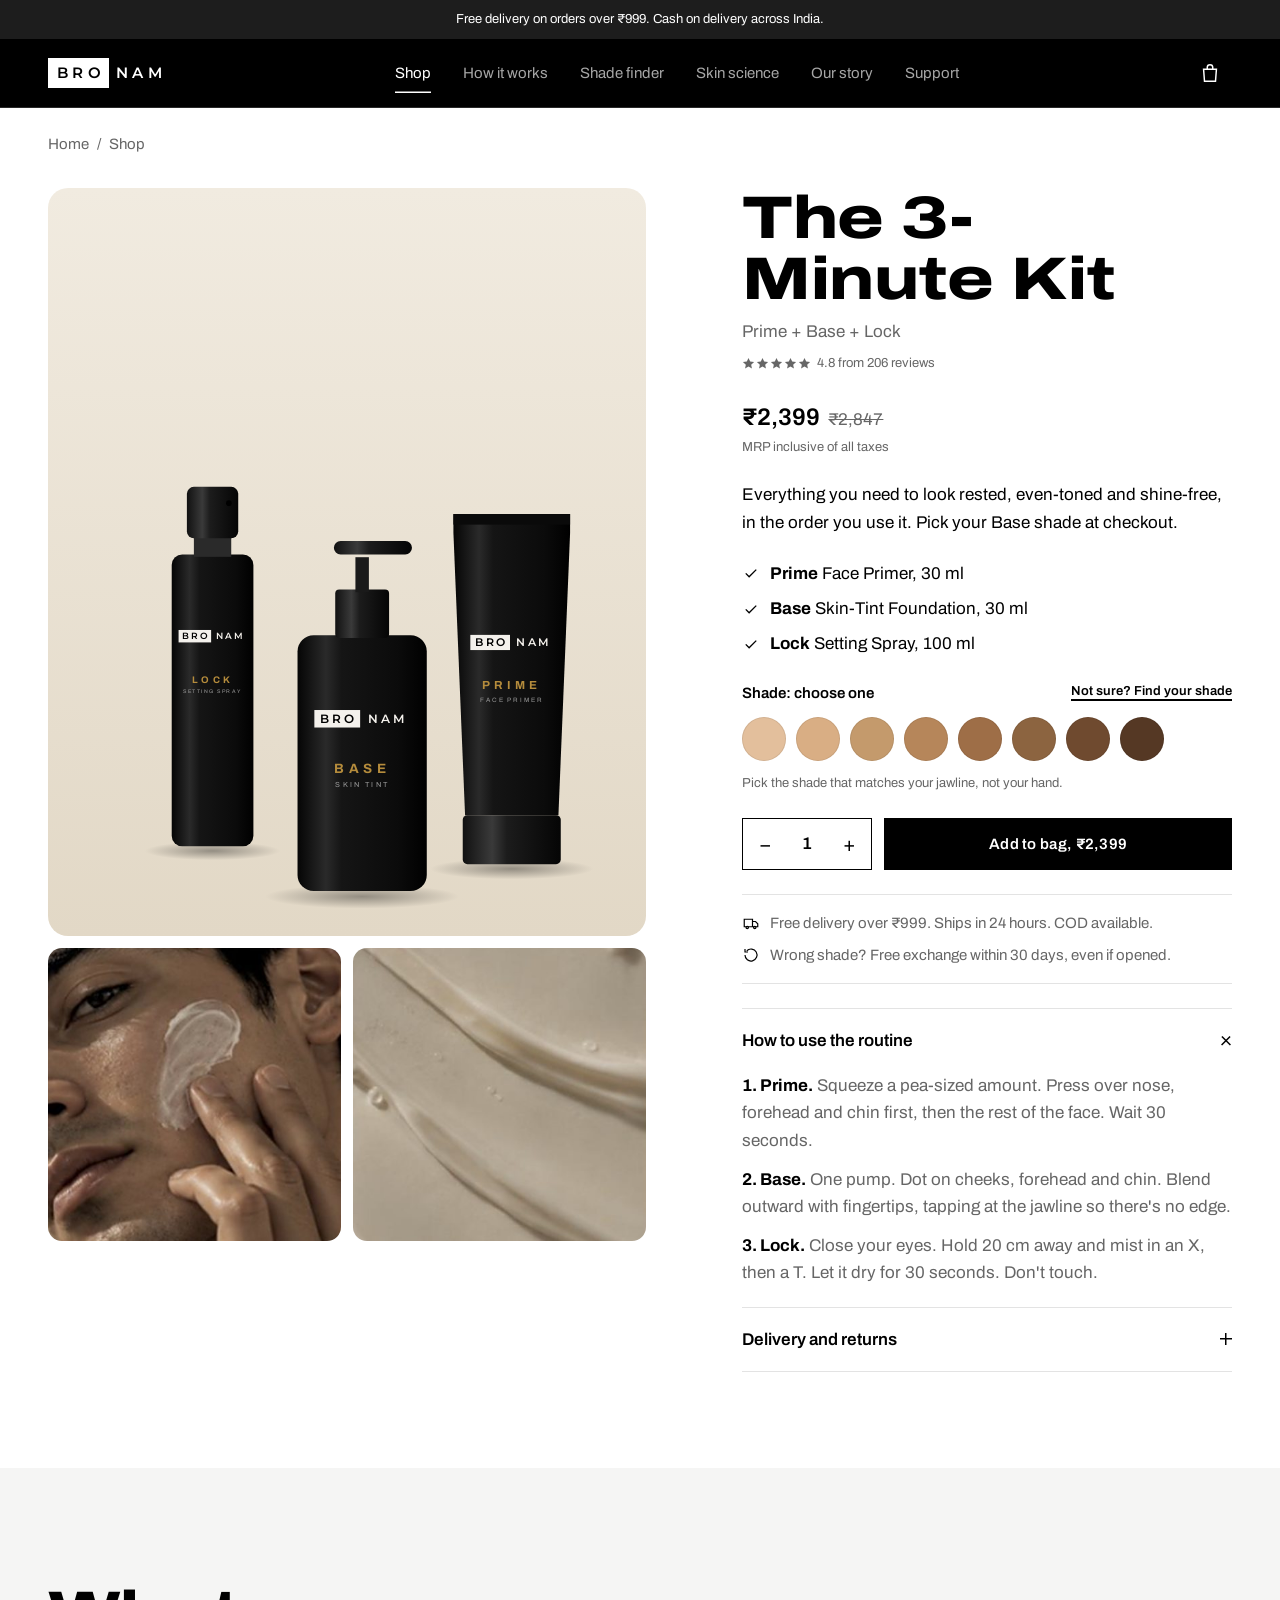
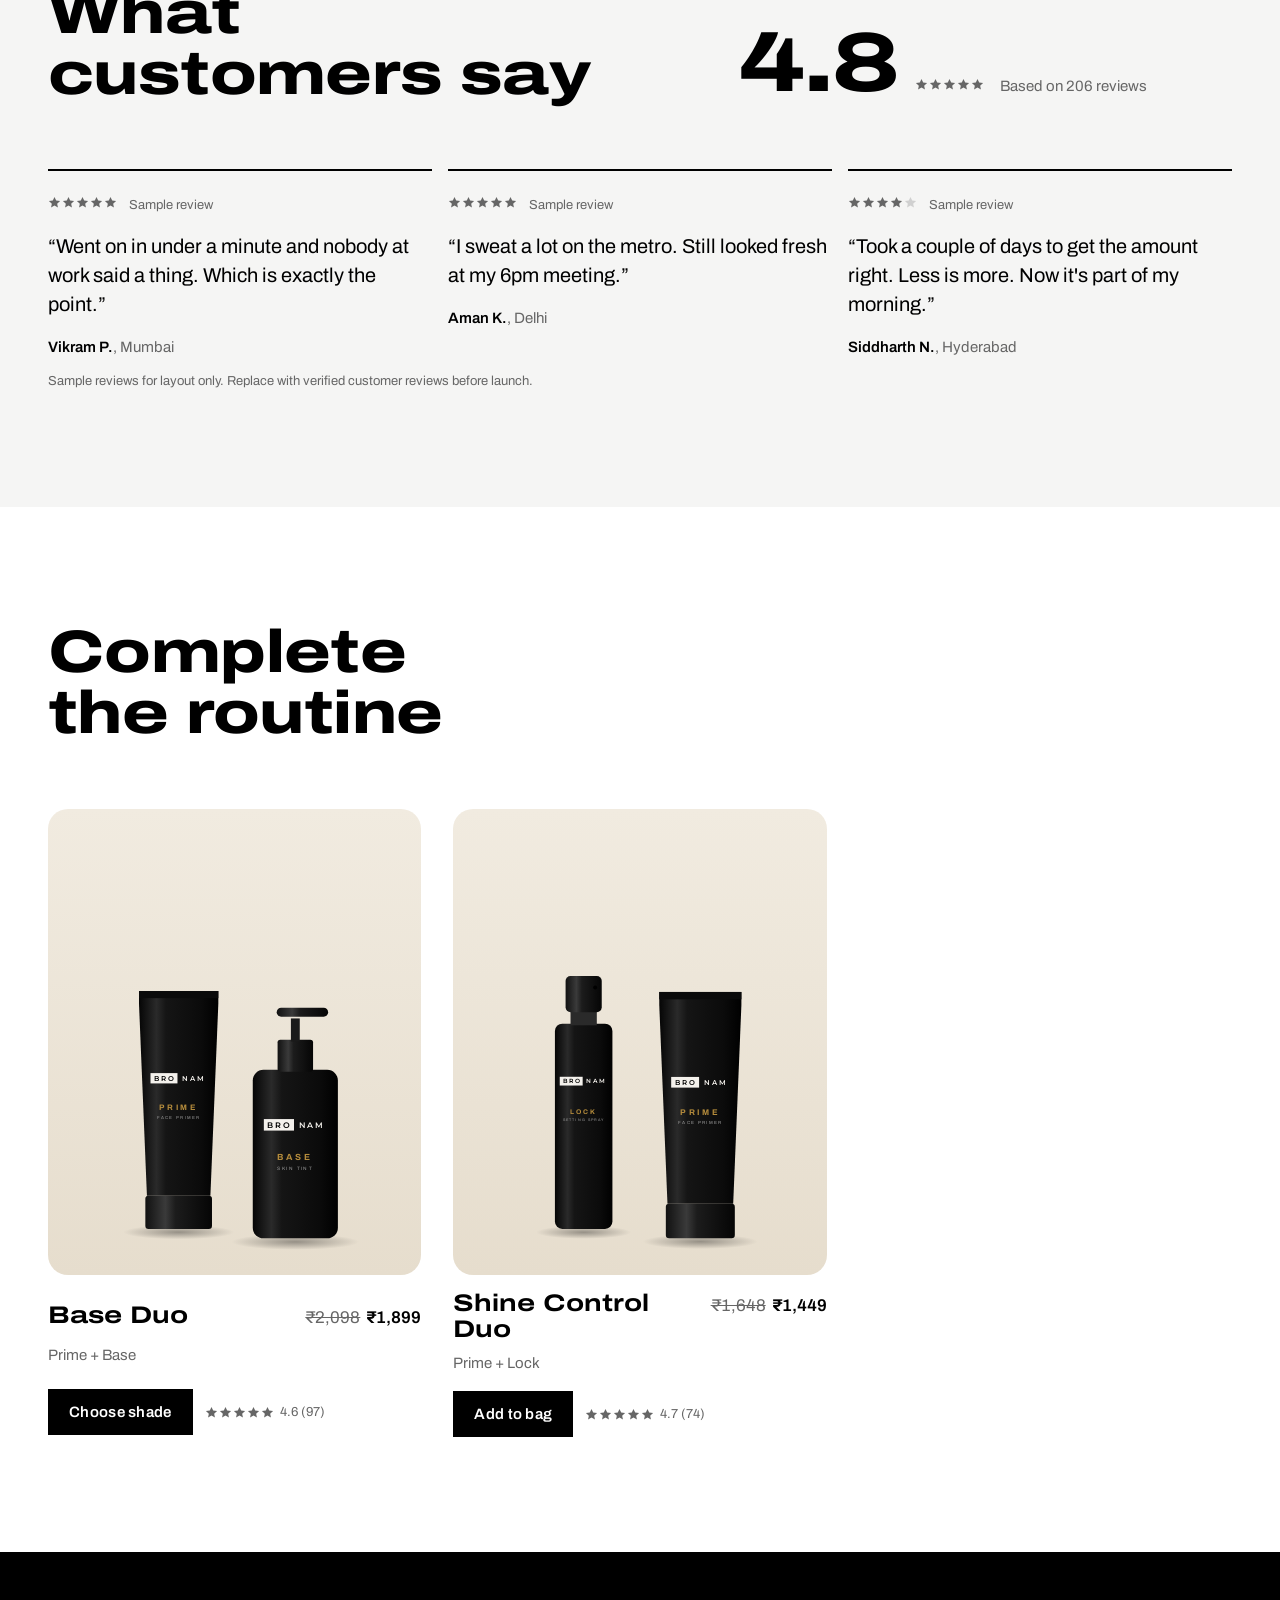
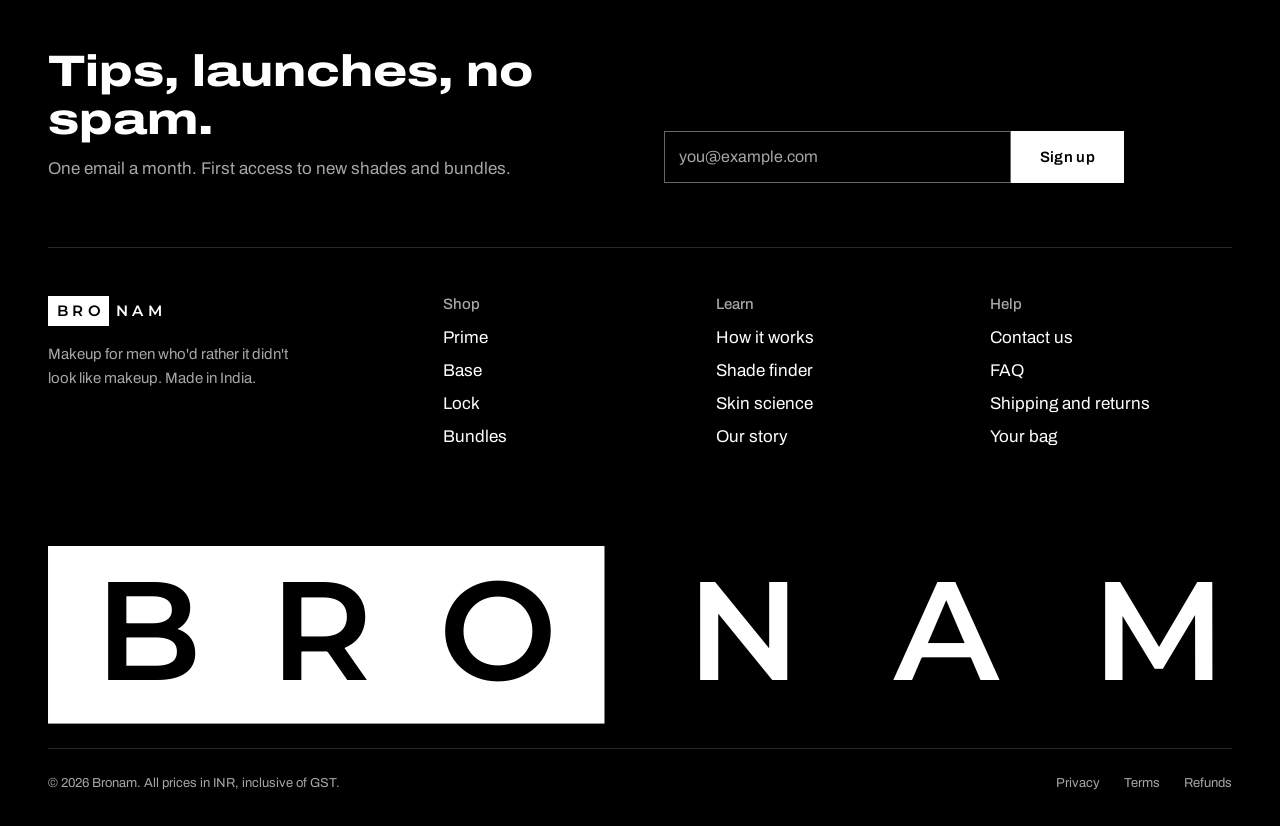
<file: product.html>
<!doctype html>
<html lang="en-IN">
<head>
  <meta charset="utf-8">
  <meta name="viewport" content="width=device-width, initial-scale=1">
  <title>Product | Bronam</title>
  <meta name="description" content="Bronam men's makeup: primer, skin tint and setting spray.">
  <meta name="theme-color" content="#000000">
  <link rel="icon" href="assets/img/favicon.svg" type="image/svg+xml">
  <link rel="preload" href="assets/fonts/archivo-latin.woff2" as="font" type="font/woff2" crossorigin>
  <link rel="stylesheet" href="assets/css/styles.css">
</head>
<body data-page="product">
  <a class="skip-link" href="#main">Skip to content</a>

  <div class="announce">Free delivery on orders over ₹999. Cash on delivery across India.</div>
  <header class="site-header">
    <div class="wrap site-header__inner">
      <a class="logo" href="index.html" aria-label="Bronam home"><span class="logo__box">BRO</span><span class="logo__rest">NAM</span></a>
      <nav class="nav" aria-label="Primary">
        <a href="shop.html" aria-current="page">Shop</a>
        <a href="index.html#routine">How it works</a>
        <a href="shade-finder.html">Shade finder</a>
        <a href="index.html#science">Skin science</a>
        <a href="about.html">Our story</a>
        <a href="support.html">Support</a>
      </nav>
      <div class="header-actions">
        <a class="icon-btn" href="cart.html" data-open-cart aria-label="Bag">
          <svg viewBox="0 0 24 24" fill="none" stroke="currentColor" stroke-width="1.6" aria-hidden="true"><path d="M5 8h14l-1 13H6L5 8Z"/><path d="M9 8V6a3 3 0 0 1 6 0v2"/></svg>
          <span class="cart-count"></span>
        </a>
        <button class="icon-btn menu-toggle" data-open-menu aria-controls="mobile-menu" aria-expanded="false" aria-label="Open menu">
          <svg viewBox="0 0 24 24" fill="none" stroke="currentColor" stroke-width="1.6" aria-hidden="true"><path d="M3 7h18M3 12h18M3 17h18"/></svg>
        </button>
      </div>
    </div>
  </header>

  <main id="main">
    <div class="wrap">
      <nav class="breadcrumb" aria-label="Breadcrumb"><a href="index.html">Home</a><span aria-hidden="true">/</span><a href="shop.html">Shop</a></nav>
      <div class="pdp" id="pdp"></div>
    </div>
    <section class="section on-paper" id="pdp-reviews" aria-labelledby="pdp-reviews-title">
      <div class="wrap">
        <div class="section-head section-head--split">
          <h2 id="pdp-reviews-title" class="display h2">What customers say</h2>
          <div class="reviews-summary">
            <span class="reviews-summary__score num" id="pdp-reviews-score"></span>
            <span class="rating" id="pdp-reviews-stars"></span>
            <span class="muted small" id="pdp-reviews-count"></span>
          </div>
        </div>
        <!-- PLACEHOLDER reviews: replace with your Shopify review app widget. -->
        <div class="reviews" aria-describedby="reviews-note">
          <article class="review">
            <div class="review__meta"><span data-stars="5"></span><span>Sample review</span></div>
            <blockquote>“Went on in under a minute and nobody at work said a thing. Which is exactly the point.”</blockquote>
            <footer><strong>Vikram P.</strong>, Mumbai</footer>
          </article>
          <article class="review">
            <div class="review__meta"><span data-stars="5"></span><span>Sample review</span></div>
            <blockquote>“I sweat a lot on the metro. Still looked fresh at my 6pm meeting.”</blockquote>
            <footer><strong>Aman K.</strong>, Delhi</footer>
          </article>
          <article class="review">
            <div class="review__meta"><span data-stars="4"></span><span>Sample review</span></div>
            <blockquote>“Took a couple of days to get the amount right. Less is more. Now it's part of my morning.”</blockquote>
            <footer><strong>Siddharth N.</strong>, Hyderabad</footer>
          </article>
        </div>
        <p class="placeholder-note" id="reviews-note">Sample reviews for layout only. Replace with verified customer reviews before launch.</p>
      </div>
    </section>
    <section class="section" aria-labelledby="related-title">
      <div class="wrap">
        <div class="section-head"><h2 id="related-title" class="display h2">Complete the routine</h2></div>
        <div class="product-grid" id="related"></div>
      </div>
    </section>
  </main>

  <footer class="site-footer">
    <div class="wrap">
      <div class="footer-top">
        <div>
          <h2>Tips, launches, no spam.</h2>
          <p>One email a month. First access to new shades and bundles.</p>
        </div>
        <form class="inline-form on-dark" data-newsletter novalidate>
          <label class="visually-hidden" for="nl-email">Email address</label>
          <input class="input" id="nl-email" type="email" name="email" placeholder="you@example.com" autocomplete="email" required>
          <button class="btn" type="submit">Sign up</button>
        </form>
      </div>
      <div class="footer-links">
        <div class="footer-brand">
          <a class="logo" href="index.html" aria-label="Bronam home"><span class="logo__box">BRO</span><span class="logo__rest">NAM</span></a>
          <p>Makeup for men who'd rather it didn't look like makeup. Made in India.</p>
        </div>
        <div>
          <h3>Shop</h3>
          <ul>
            <li><a href="product.html?id=prime">Prime</a></li>
            <li><a href="product.html?id=base">Base</a></li>
            <li><a href="product.html?id=lock">Lock</a></li>
            <li><a href="shop.html?filter=bundle">Bundles</a></li>
          </ul>
        </div>
        <div>
          <h3>Learn</h3>
          <ul>
            <li><a href="index.html#routine">How it works</a></li>
            <li><a href="shade-finder.html">Shade finder</a></li>
            <li><a href="index.html#science">Skin science</a></li>
            <li><a href="about.html">Our story</a></li>
          </ul>
        </div>
        <div>
          <h3>Help</h3>
          <ul>
            <li><a href="support.html">Contact us</a></li>
            <li><a href="support.html#faq">FAQ</a></li>
            <li><a href="support.html#shipping">Shipping and returns</a></li>
            <li><a href="cart.html">Your bag</a></li>
          </ul>
        </div>
      </div>
      <svg class="footer-mark" viewBox="0 0 1000 150" aria-hidden="true" focusable="false">
        <rect x="0" y="0" width="470" height="150" fill="#fff"/>
        <text x="40" y="113" textLength="390" lengthAdjust="spacing" font-family="Montserrat, Archivo, sans-serif" font-weight="600" font-size="118" fill="#000">BRO</text>
        <text x="540" y="113" textLength="455" lengthAdjust="spacing" font-family="Montserrat, Archivo, sans-serif" font-weight="600" font-size="118" fill="#fff">NAM</text>
      </svg>
      <div class="footer-bottom">
        <span>© <span data-year>2026</span> Bronam. All prices in INR, inclusive of GST.</span>
        <nav class="legal" aria-label="Legal"><a href="support.html#policies">Privacy</a><a href="support.html#policies">Terms</a><a href="support.html#shipping">Refunds</a></nav>
      </div>
    </div>
  </footer>

  <script src="assets/js/catalog.js"></script>
  <script src="assets/js/renders.js"></script>
  <script src="assets/js/main.js"></script>
  <script src="assets/js/pages.js"></script>
</body>
</html>
</file>
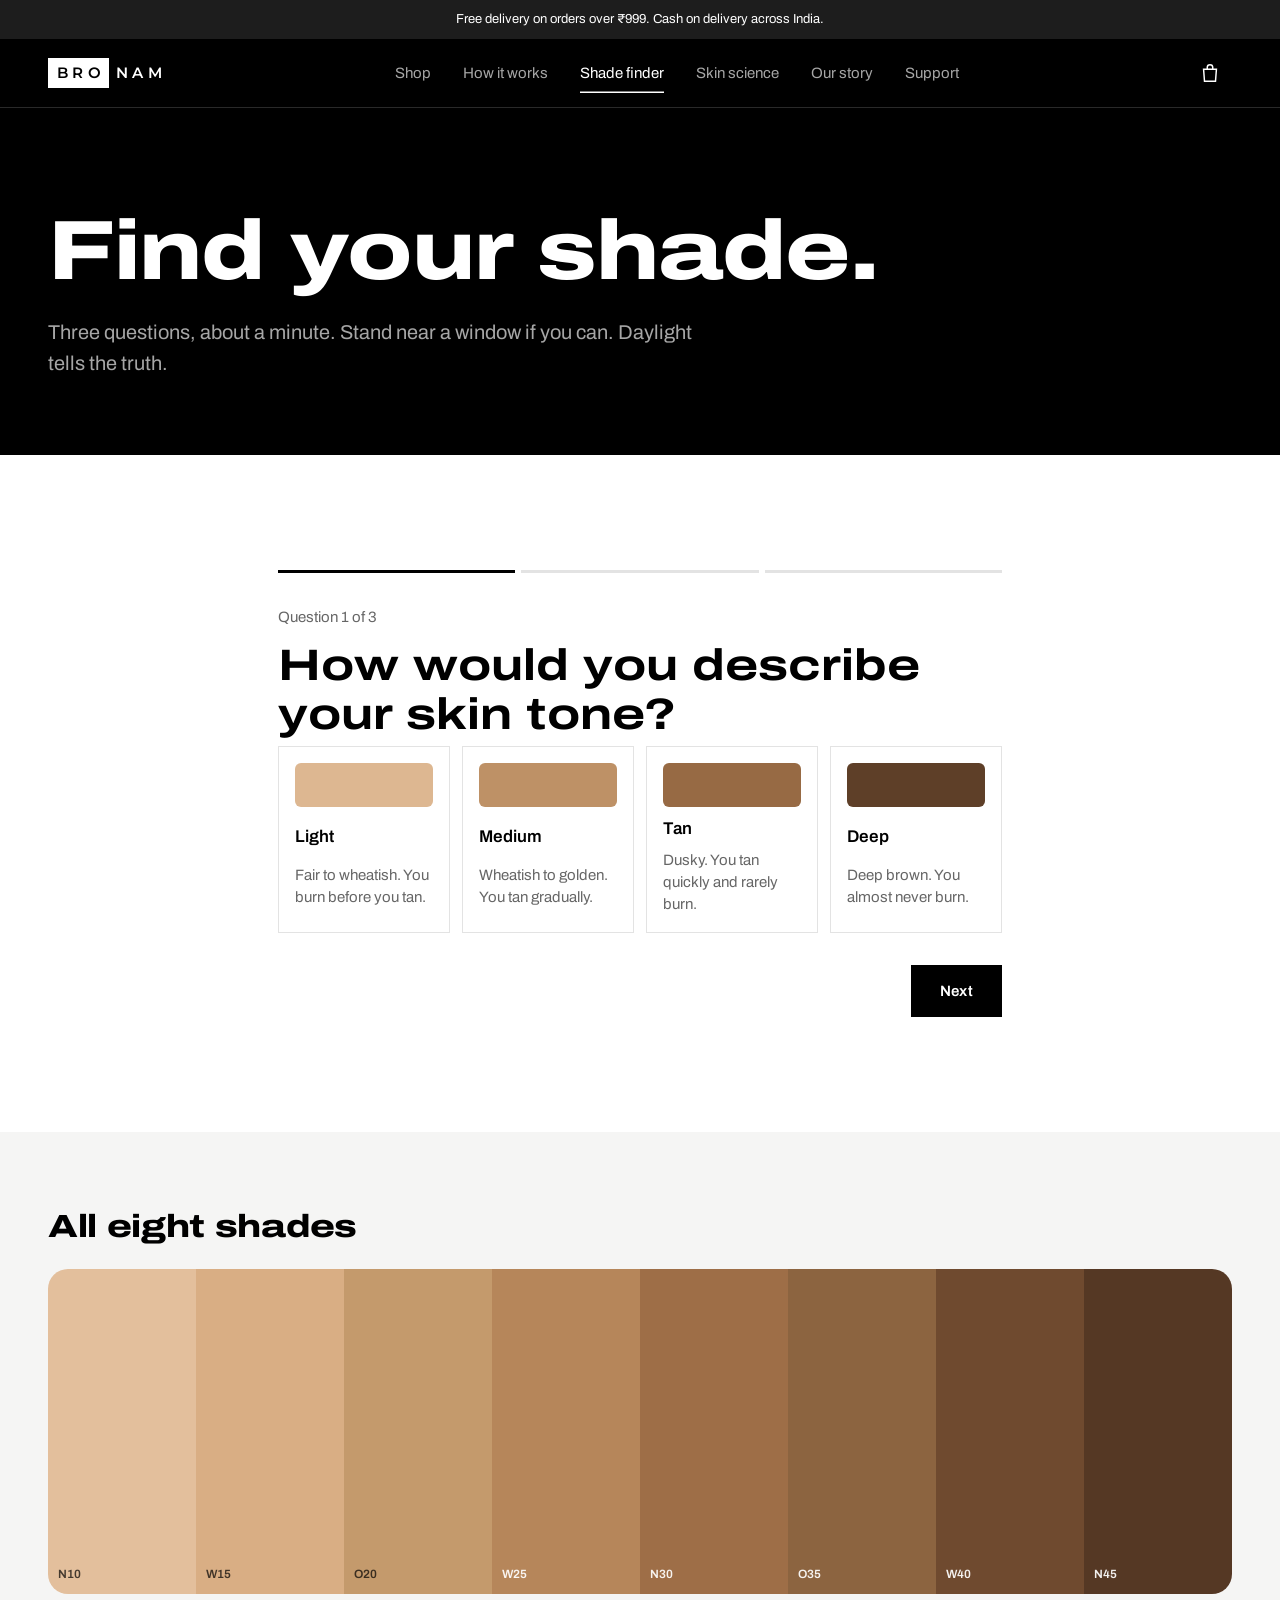
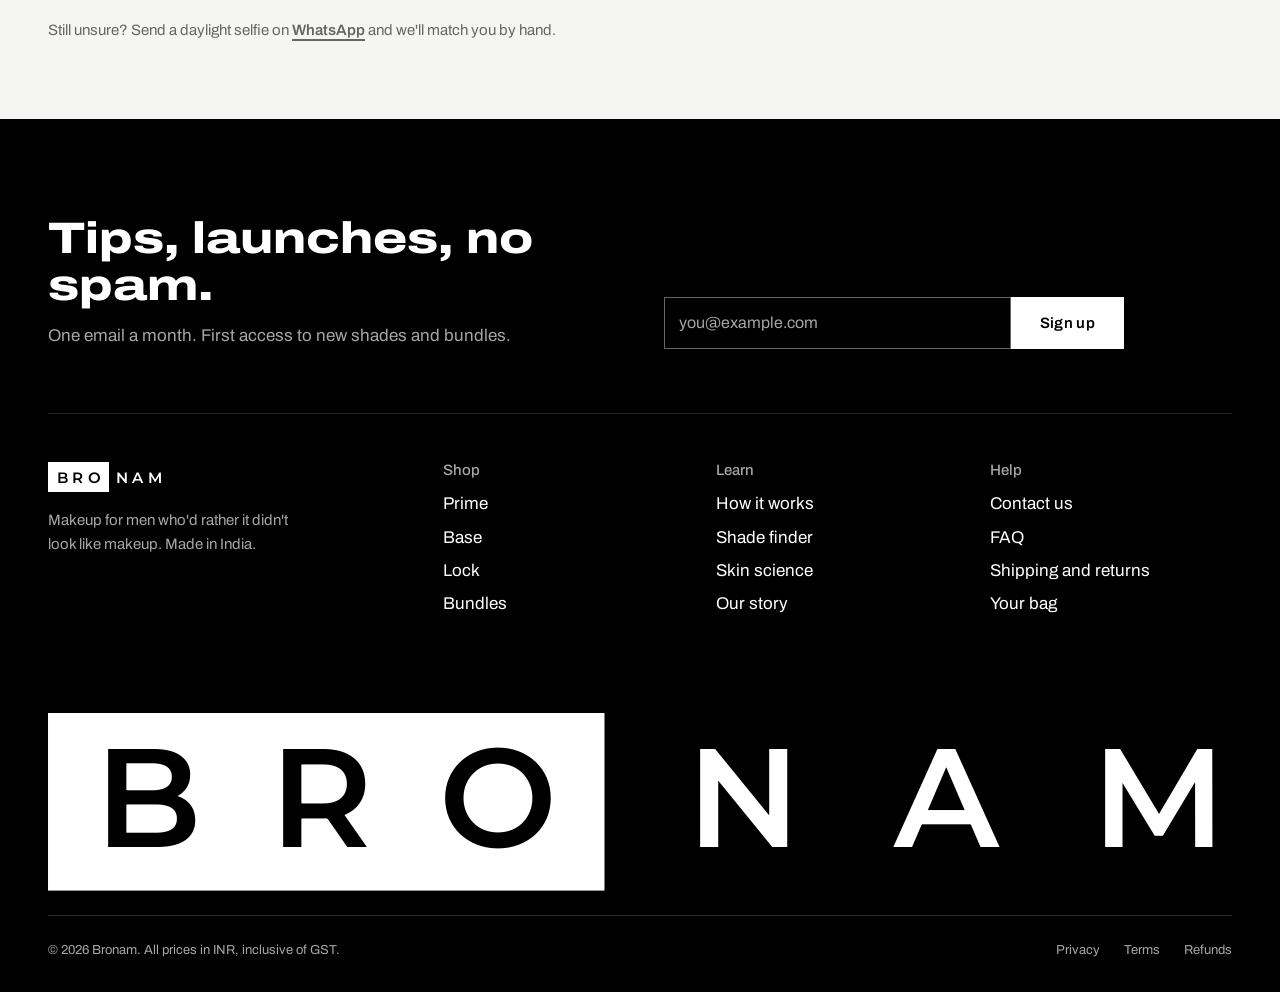
<file: shade-finder.html>
<!doctype html>
<html lang="en-IN">
<head>
  <meta charset="utf-8">
  <meta name="viewport" content="width=device-width, initial-scale=1">
  <title>Shade finder | Bronam</title>
  <meta name="description" content="Find your Base shade in three questions. Eight shades for Indian skin.">
  <meta name="theme-color" content="#000000">
  <link rel="icon" href="assets/img/favicon.svg" type="image/svg+xml">
  <link rel="preload" href="assets/fonts/archivo-latin.woff2" as="font" type="font/woff2" crossorigin>
  <link rel="stylesheet" href="assets/css/styles.css">
</head>
<body data-page="finder">
  <a class="skip-link" href="#main">Skip to content</a>

  <div class="announce">Free delivery on orders over ₹999. Cash on delivery across India.</div>
  <header class="site-header">
    <div class="wrap site-header__inner">
      <a class="logo" href="index.html" aria-label="Bronam home"><span class="logo__box">BRO</span><span class="logo__rest">NAM</span></a>
      <nav class="nav" aria-label="Primary">
        <a href="shop.html">Shop</a>
        <a href="index.html#routine">How it works</a>
        <a href="shade-finder.html" aria-current="page">Shade finder</a>
        <a href="index.html#science">Skin science</a>
        <a href="about.html">Our story</a>
        <a href="support.html">Support</a>
      </nav>
      <div class="header-actions">
        <a class="icon-btn" href="cart.html" data-open-cart aria-label="Bag">
          <svg viewBox="0 0 24 24" fill="none" stroke="currentColor" stroke-width="1.6" aria-hidden="true"><path d="M5 8h14l-1 13H6L5 8Z"/><path d="M9 8V6a3 3 0 0 1 6 0v2"/></svg>
          <span class="cart-count"></span>
        </a>
        <button class="icon-btn menu-toggle" data-open-menu aria-controls="mobile-menu" aria-expanded="false" aria-label="Open menu">
          <svg viewBox="0 0 24 24" fill="none" stroke="currentColor" stroke-width="1.6" aria-hidden="true"><path d="M3 7h18M3 12h18M3 17h18"/></svg>
        </button>
      </div>
    </div>
  </header>

  <main id="main">
    <section class="page-hero on-dark" aria-labelledby="page-title">
      <div class="wrap">
        <h1 id="page-title" class="display h1">Find your shade.</h1>
        <p class="lede">Three questions, about a minute. Stand near a window if you can. Daylight tells the truth.</p>
      </div>
    </section>
    <section class="section">
      <div class="wrap finder">
        <div class="finder__progress" aria-hidden="true"><span></span><span></span><span></span></div>
        <p class="small muted" id="finder-step" aria-live="polite" style="margin-bottom:12px"></p>
        <form id="finder" novalidate>
          <fieldset>
            <legend>How would you describe your skin tone?</legend>
            <div class="choice-grid">
              <label class="choice"><input type="radio" name="depth" value="light"><span class="choice__chip" data-depth-chip="light"></span><span class="choice__title">Light</span><span class="choice__hint">Fair to wheatish. You burn before you tan.</span></label>
              <label class="choice"><input type="radio" name="depth" value="medium"><span class="choice__chip" data-depth-chip="medium"></span><span class="choice__title">Medium</span><span class="choice__hint">Wheatish to golden. You tan gradually.</span></label>
              <label class="choice"><input type="radio" name="depth" value="tan"><span class="choice__chip" data-depth-chip="tan"></span><span class="choice__title">Tan</span><span class="choice__hint">Dusky. You tan quickly and rarely burn.</span></label>
              <label class="choice"><input type="radio" name="depth" value="deep"><span class="choice__chip" data-depth-chip="deep"></span><span class="choice__title">Deep</span><span class="choice__hint">Deep brown. You almost never burn.</span></label>
            </div>
            <p class="field__error" role="alert">Choose an option to continue.</p>
          </fieldset>
          <fieldset hidden>
            <legend>Look at the veins on your inner wrist. What do you see?</legend>
            <div class="choice-grid">
              <label class="choice"><input type="radio" name="undertone" value="warm"><span class="choice__title">Mostly green</span><span class="choice__hint">Gold looks better on you than silver. Warm undertone.</span></label>
              <label class="choice"><input type="radio" name="undertone" value="neutral"><span class="choice__title">A mix of blue and green</span><span class="choice__hint">Gold and silver both work. Neutral undertone.</span></label>
              <label class="choice"><input type="radio" name="undertone" value="olive"><span class="choice__title">Hard to tell</span><span class="choice__hint">Your skin looks slightly grey or green in shade. Olive undertone.</span></label>
            </div>
            <p class="field__error" role="alert">Choose an option to continue.</p>
          </fieldset>
          <fieldset hidden>
            <legend>What do you most want Base to do?</legend>
            <div class="choice-grid">
              <label class="choice"><input type="radio" name="goal" value="circles"><span class="choice__title">Hide dark circles</span><span class="choice__hint">Look rested even when you aren't.</span></label>
              <label class="choice"><input type="radio" name="goal" value="redness"><span class="choice__title">Calm redness</span><span class="choice__hint">Razor burn, blemishes, uneven patches.</span></label>
              <label class="choice"><input type="radio" name="goal" value="even"><span class="choice__title">Just even me out</span><span class="choice__hint">A light, natural finish for photos and meetings.</span></label>
            </div>
            <p class="field__error" role="alert">Choose an option to continue.</p>
          </fieldset>
          <div class="finder__nav">
            <button type="button" class="btn btn--ghost" data-finder-back hidden>Back</button>
            <button type="submit" class="btn" data-finder-next style="margin-left:auto">Next</button>
          </div>
        </form>
        <div id="finder-result" hidden aria-live="polite"></div>
      </div>
    </section>
    <section class="section section--tight on-paper" aria-labelledby="all-shades">
      <div class="wrap">
        <h2 id="all-shades" class="display h3" style="margin-bottom:24px">All eight shades</h2>
        <div class="swatch-strip" id="finder-strip"></div>
        <p class="small muted mt-5">Still unsure? Send a daylight selfie on <a class="link" href="support.html">WhatsApp</a> and we'll match you by hand.</p>
      </div>
    </section>
  </main>

  <footer class="site-footer">
    <div class="wrap">
      <div class="footer-top">
        <div>
          <h2>Tips, launches, no spam.</h2>
          <p>One email a month. First access to new shades and bundles.</p>
        </div>
        <form class="inline-form on-dark" data-newsletter novalidate>
          <label class="visually-hidden" for="nl-email">Email address</label>
          <input class="input" id="nl-email" type="email" name="email" placeholder="you@example.com" autocomplete="email" required>
          <button class="btn" type="submit">Sign up</button>
        </form>
      </div>
      <div class="footer-links">
        <div class="footer-brand">
          <a class="logo" href="index.html" aria-label="Bronam home"><span class="logo__box">BRO</span><span class="logo__rest">NAM</span></a>
          <p>Makeup for men who'd rather it didn't look like makeup. Made in India.</p>
        </div>
        <div>
          <h3>Shop</h3>
          <ul>
            <li><a href="product.html?id=prime">Prime</a></li>
            <li><a href="product.html?id=base">Base</a></li>
            <li><a href="product.html?id=lock">Lock</a></li>
            <li><a href="shop.html?filter=bundle">Bundles</a></li>
          </ul>
        </div>
        <div>
          <h3>Learn</h3>
          <ul>
            <li><a href="index.html#routine">How it works</a></li>
            <li><a href="shade-finder.html">Shade finder</a></li>
            <li><a href="index.html#science">Skin science</a></li>
            <li><a href="about.html">Our story</a></li>
          </ul>
        </div>
        <div>
          <h3>Help</h3>
          <ul>
            <li><a href="support.html">Contact us</a></li>
            <li><a href="support.html#faq">FAQ</a></li>
            <li><a href="support.html#shipping">Shipping and returns</a></li>
            <li><a href="cart.html">Your bag</a></li>
          </ul>
        </div>
      </div>
      <svg class="footer-mark" viewBox="0 0 1000 150" aria-hidden="true" focusable="false">
        <rect x="0" y="0" width="470" height="150" fill="#fff"/>
        <text x="40" y="113" textLength="390" lengthAdjust="spacing" font-family="Montserrat, Archivo, sans-serif" font-weight="600" font-size="118" fill="#000">BRO</text>
        <text x="540" y="113" textLength="455" lengthAdjust="spacing" font-family="Montserrat, Archivo, sans-serif" font-weight="600" font-size="118" fill="#fff">NAM</text>
      </svg>
      <div class="footer-bottom">
        <span>© <span data-year>2026</span> Bronam. All prices in INR, inclusive of GST.</span>
        <nav class="legal" aria-label="Legal"><a href="support.html#policies">Privacy</a><a href="support.html#policies">Terms</a><a href="support.html#shipping">Refunds</a></nav>
      </div>
    </div>
  </footer>

  <script src="assets/js/catalog.js"></script>
  <script src="assets/js/renders.js"></script>
  <script src="assets/js/main.js"></script>
  <script src="assets/js/pages.js"></script>
</body>
</html>
</file>
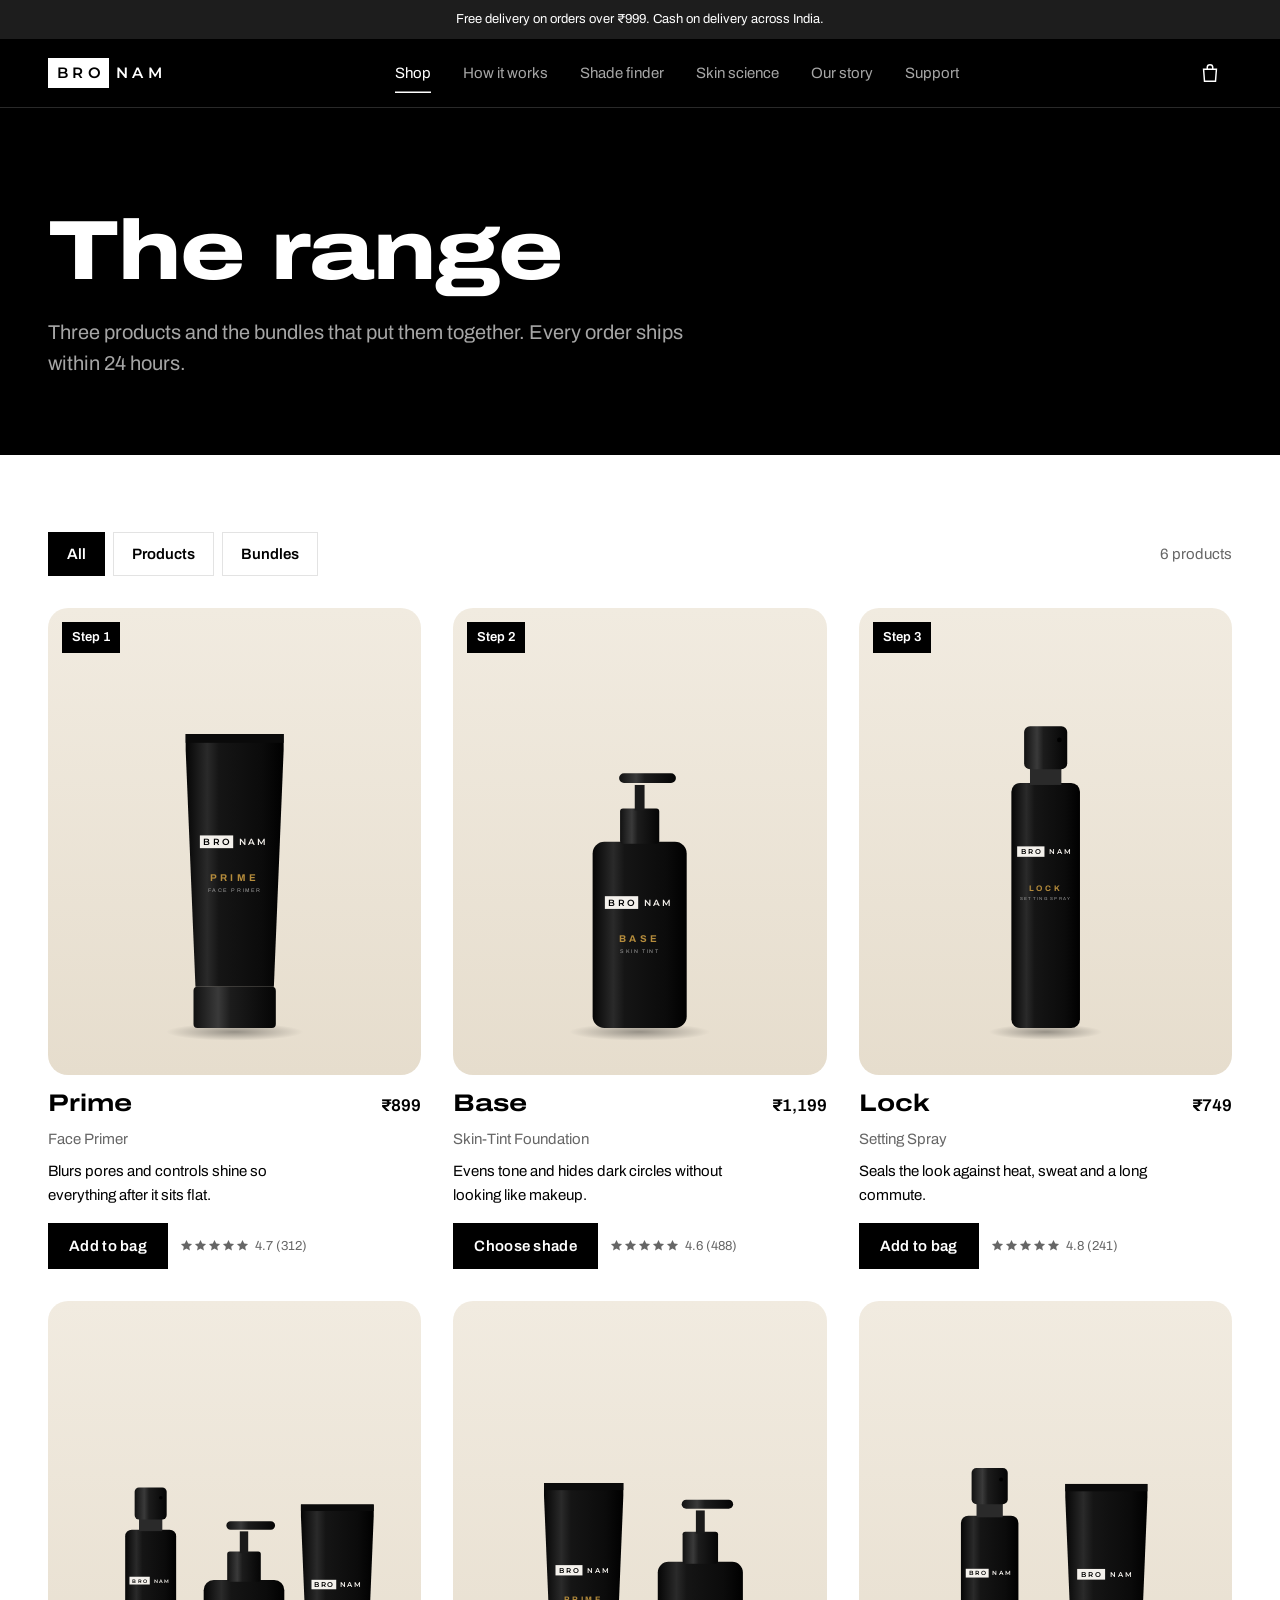
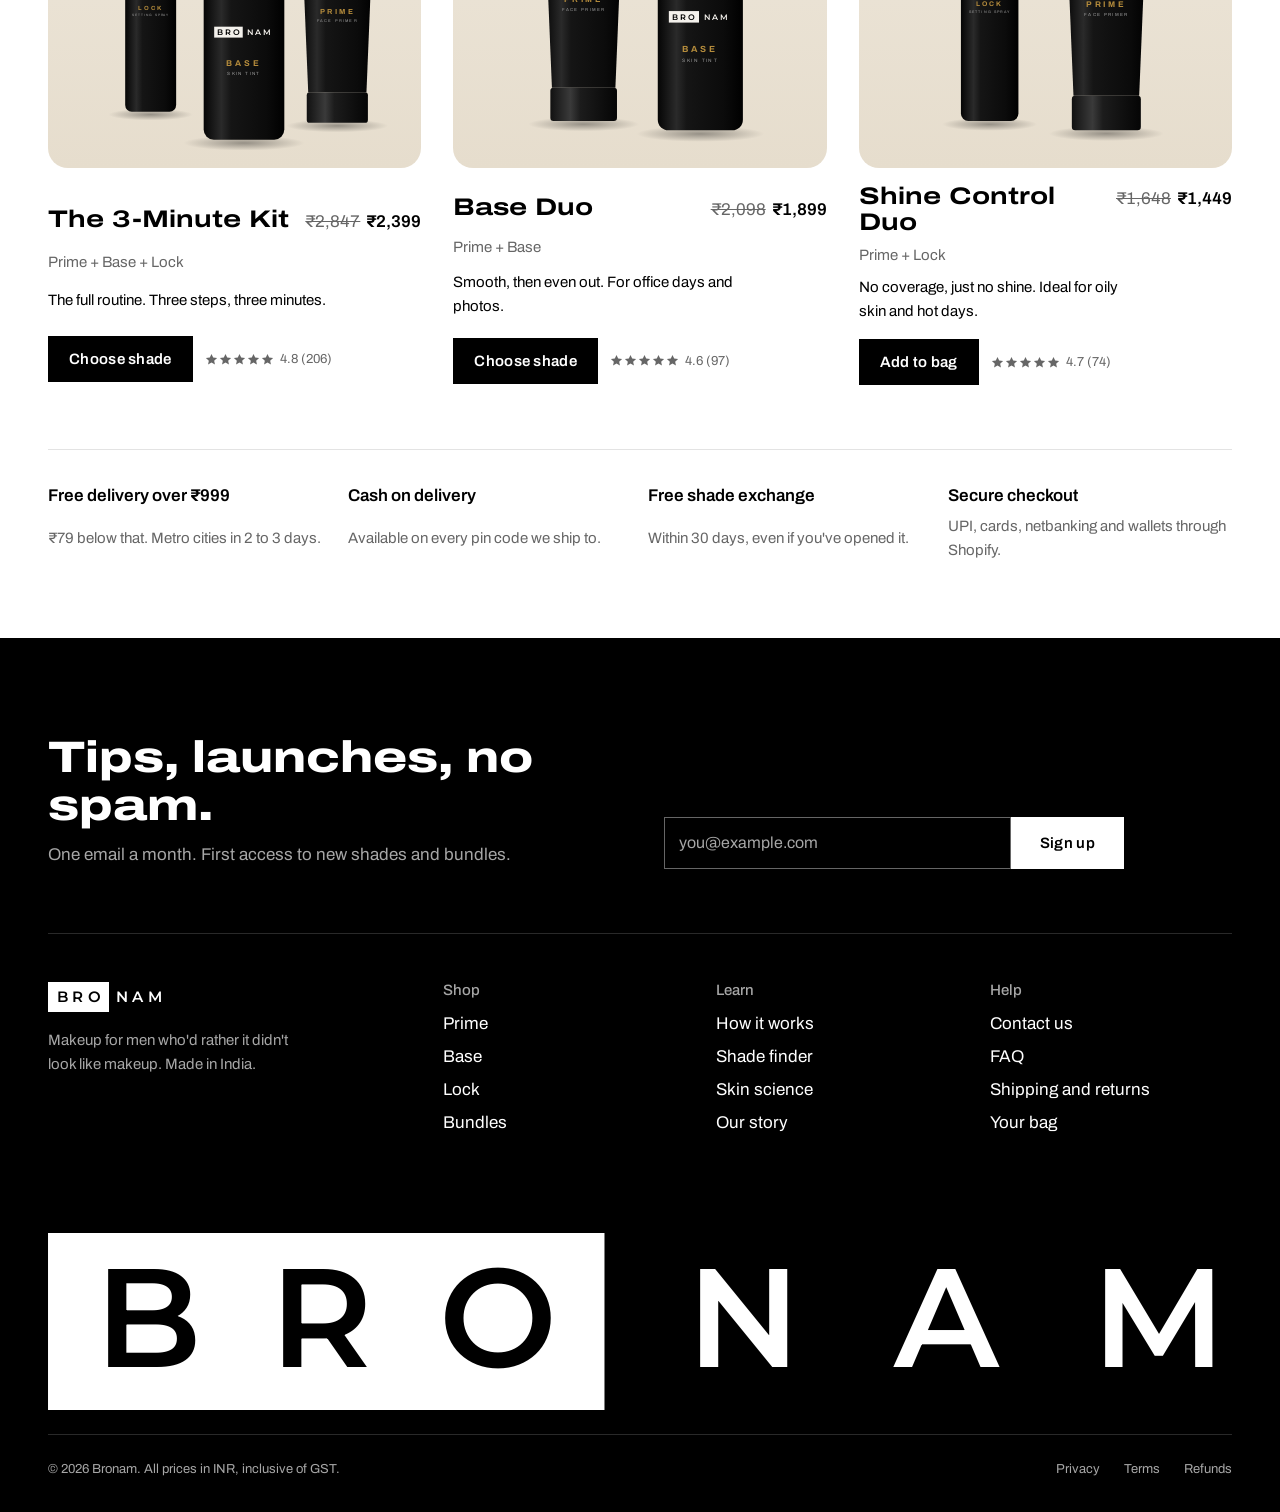
<file: shop.html>
<!doctype html>
<html lang="en-IN">
<head>
  <meta charset="utf-8">
  <meta name="viewport" content="width=device-width, initial-scale=1">
  <title>Shop the range | Bronam</title>
  <meta name="description" content="Prime, Base, Lock and bundles. Free delivery over ₹999, cash on delivery across India.">
  <meta name="theme-color" content="#000000">
  <link rel="icon" href="assets/img/favicon.svg" type="image/svg+xml">
  <link rel="preload" href="assets/fonts/archivo-latin.woff2" as="font" type="font/woff2" crossorigin>
  <link rel="stylesheet" href="assets/css/styles.css">
</head>
<body data-page="shop">
  <a class="skip-link" href="#main">Skip to content</a>

  <div class="announce">Free delivery on orders over ₹999. Cash on delivery across India.</div>
  <header class="site-header">
    <div class="wrap site-header__inner">
      <a class="logo" href="index.html" aria-label="Bronam home"><span class="logo__box">BRO</span><span class="logo__rest">NAM</span></a>
      <nav class="nav" aria-label="Primary">
        <a href="shop.html" aria-current="page">Shop</a>
        <a href="index.html#routine">How it works</a>
        <a href="shade-finder.html">Shade finder</a>
        <a href="index.html#science">Skin science</a>
        <a href="about.html">Our story</a>
        <a href="support.html">Support</a>
      </nav>
      <div class="header-actions">
        <a class="icon-btn" href="cart.html" data-open-cart aria-label="Bag">
          <svg viewBox="0 0 24 24" fill="none" stroke="currentColor" stroke-width="1.6" aria-hidden="true"><path d="M5 8h14l-1 13H6L5 8Z"/><path d="M9 8V6a3 3 0 0 1 6 0v2"/></svg>
          <span class="cart-count"></span>
        </a>
        <button class="icon-btn menu-toggle" data-open-menu aria-controls="mobile-menu" aria-expanded="false" aria-label="Open menu">
          <svg viewBox="0 0 24 24" fill="none" stroke="currentColor" stroke-width="1.6" aria-hidden="true"><path d="M3 7h18M3 12h18M3 17h18"/></svg>
        </button>
      </div>
    </div>
  </header>

  <main id="main">
    <section class="page-hero on-dark" aria-labelledby="page-title">
      <div class="wrap">
        <h1 id="page-title" class="display h1">The range</h1>
        <p class="lede">Three products and the bundles that put them together. Every order ships within 24 hours.</p>
      </div>
    </section>
    <section class="section section--tight">
      <div class="wrap">
        <div style="display:flex;flex-wrap:wrap;justify-content:space-between;align-items:center;gap:16px">
          <div class="filters" role="group" aria-label="Filter products" style="margin:0">
            <button class="filter" data-filter="all" aria-pressed="true">All</button>
            <button class="filter" data-filter="single" aria-pressed="false">Products</button>
            <button class="filter" data-filter="bundle" aria-pressed="false">Bundles</button>
          </div>
          <p id="shop-count" class="small muted" aria-live="polite"></p>
        </div>
        <div class="product-grid mt-6" id="shop-grid"></div>
        <div class="shop-note">
          <div><strong>Free delivery over ₹999</strong><span>₹79 below that. Metro cities in 2 to 3 days.</span></div>
          <div><strong>Cash on delivery</strong><span>Available on every pin code we ship to.</span></div>
          <div><strong>Free shade exchange</strong><span>Within 30 days, even if you've opened it.</span></div>
          <div><strong>Secure checkout</strong><span>UPI, cards, netbanking and wallets through Shopify.</span></div>
        </div>
      </div>
    </section>
  </main>

  <footer class="site-footer">
    <div class="wrap">
      <div class="footer-top">
        <div>
          <h2>Tips, launches, no spam.</h2>
          <p>One email a month. First access to new shades and bundles.</p>
        </div>
        <form class="inline-form on-dark" data-newsletter novalidate>
          <label class="visually-hidden" for="nl-email">Email address</label>
          <input class="input" id="nl-email" type="email" name="email" placeholder="you@example.com" autocomplete="email" required>
          <button class="btn" type="submit">Sign up</button>
        </form>
      </div>
      <div class="footer-links">
        <div class="footer-brand">
          <a class="logo" href="index.html" aria-label="Bronam home"><span class="logo__box">BRO</span><span class="logo__rest">NAM</span></a>
          <p>Makeup for men who'd rather it didn't look like makeup. Made in India.</p>
        </div>
        <div>
          <h3>Shop</h3>
          <ul>
            <li><a href="product.html?id=prime">Prime</a></li>
            <li><a href="product.html?id=base">Base</a></li>
            <li><a href="product.html?id=lock">Lock</a></li>
            <li><a href="shop.html?filter=bundle">Bundles</a></li>
          </ul>
        </div>
        <div>
          <h3>Learn</h3>
          <ul>
            <li><a href="index.html#routine">How it works</a></li>
            <li><a href="shade-finder.html">Shade finder</a></li>
            <li><a href="index.html#science">Skin science</a></li>
            <li><a href="about.html">Our story</a></li>
          </ul>
        </div>
        <div>
          <h3>Help</h3>
          <ul>
            <li><a href="support.html">Contact us</a></li>
            <li><a href="support.html#faq">FAQ</a></li>
            <li><a href="support.html#shipping">Shipping and returns</a></li>
            <li><a href="cart.html">Your bag</a></li>
          </ul>
        </div>
      </div>
      <svg class="footer-mark" viewBox="0 0 1000 150" aria-hidden="true" focusable="false">
        <rect x="0" y="0" width="470" height="150" fill="#fff"/>
        <text x="40" y="113" textLength="390" lengthAdjust="spacing" font-family="Montserrat, Archivo, sans-serif" font-weight="600" font-size="118" fill="#000">BRO</text>
        <text x="540" y="113" textLength="455" lengthAdjust="spacing" font-family="Montserrat, Archivo, sans-serif" font-weight="600" font-size="118" fill="#fff">NAM</text>
      </svg>
      <div class="footer-bottom">
        <span>© <span data-year>2026</span> Bronam. All prices in INR, inclusive of GST.</span>
        <nav class="legal" aria-label="Legal"><a href="support.html#policies">Privacy</a><a href="support.html#policies">Terms</a><a href="support.html#shipping">Refunds</a></nav>
      </div>
    </div>
  </footer>

  <script src="assets/js/catalog.js"></script>
  <script src="assets/js/renders.js"></script>
  <script src="assets/js/main.js"></script>
  <script src="assets/js/pages.js"></script>
</body>
</html>
</file>
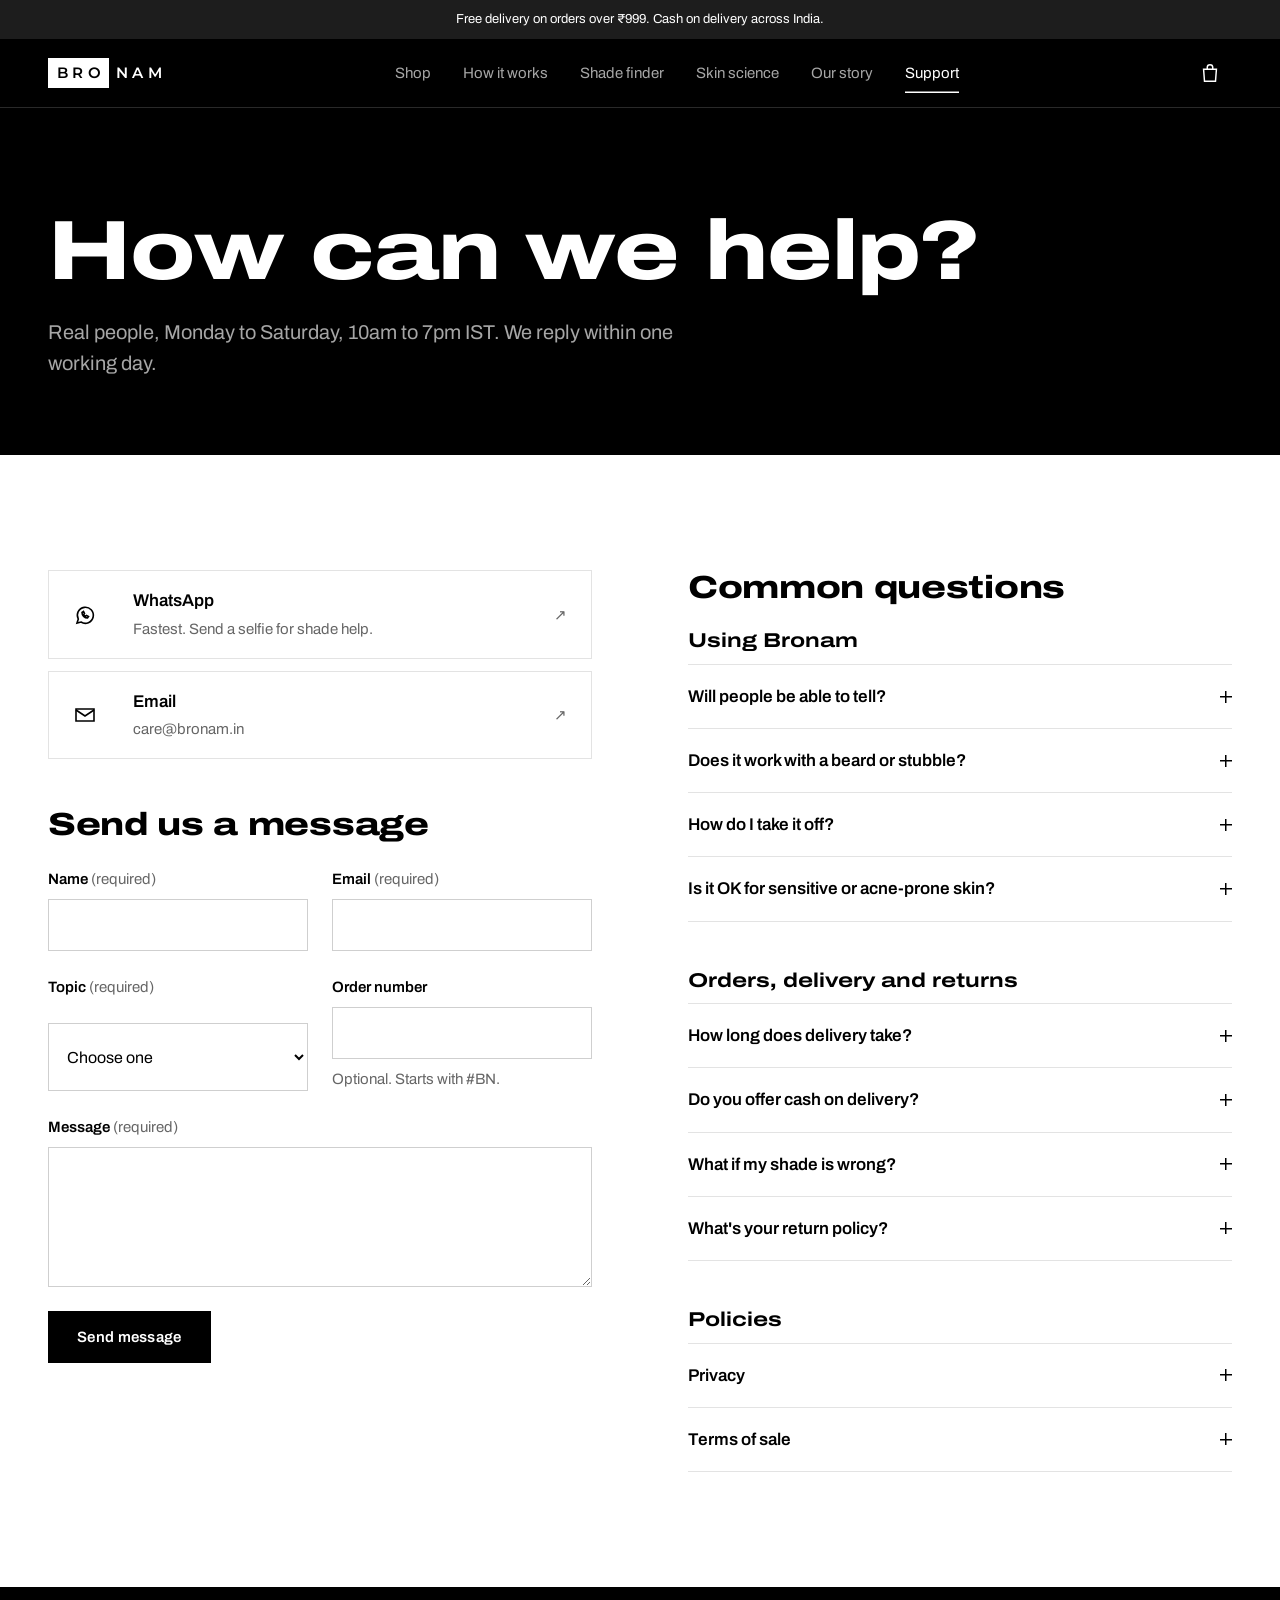
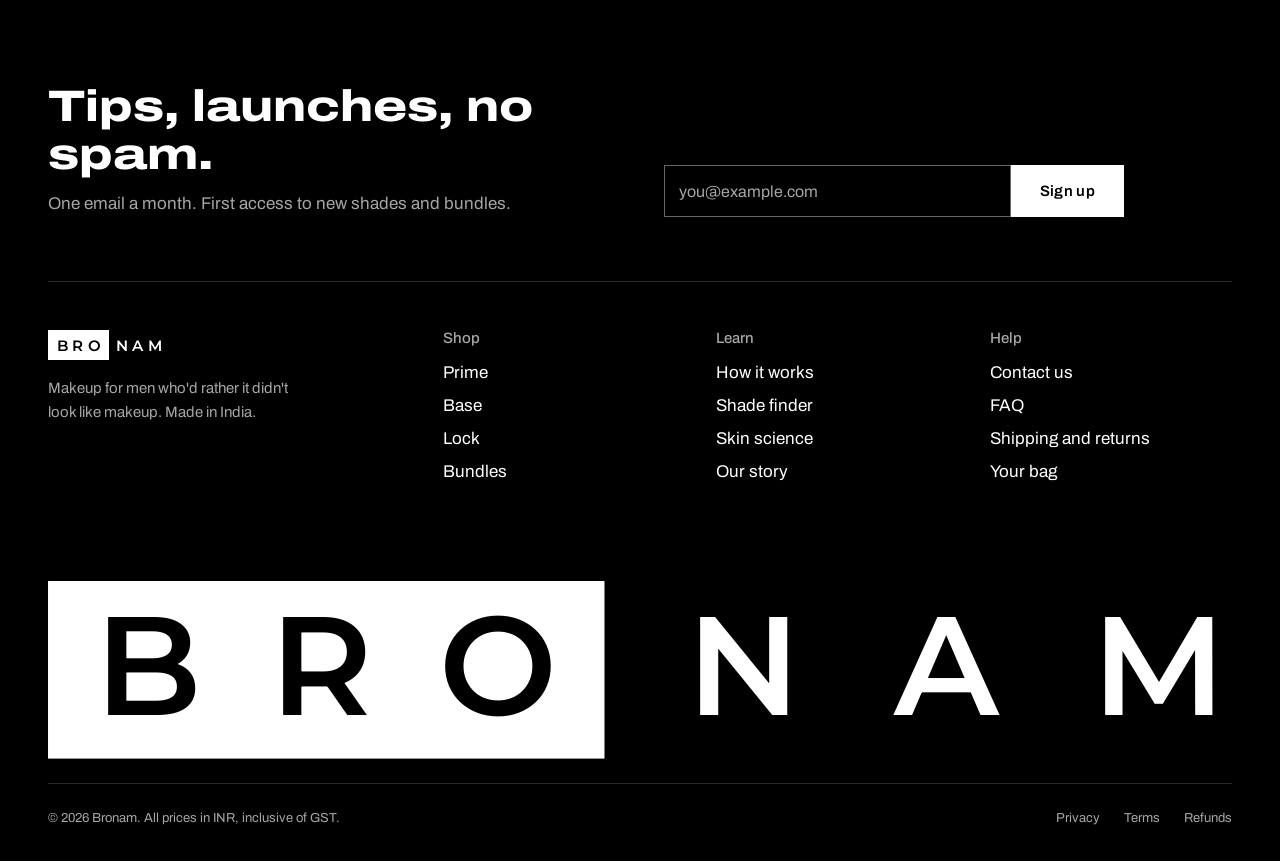
<file: support.html>
<!doctype html>
<html lang="en-IN">
<head>
  <meta charset="utf-8">
  <meta name="viewport" content="width=device-width, initial-scale=1">
  <title>Support | Bronam</title>
  <meta name="description" content="Contact Bronam on WhatsApp or email. FAQs on shades, delivery, COD and returns.">
  <meta name="theme-color" content="#000000">
  <link rel="icon" href="assets/img/favicon.svg" type="image/svg+xml">
  <link rel="preload" href="assets/fonts/archivo-latin.woff2" as="font" type="font/woff2" crossorigin>
  <link rel="stylesheet" href="assets/css/styles.css">
</head>
<body data-page="support">
  <a class="skip-link" href="#main">Skip to content</a>

  <div class="announce">Free delivery on orders over ₹999. Cash on delivery across India.</div>
  <header class="site-header">
    <div class="wrap site-header__inner">
      <a class="logo" href="index.html" aria-label="Bronam home"><span class="logo__box">BRO</span><span class="logo__rest">NAM</span></a>
      <nav class="nav" aria-label="Primary">
        <a href="shop.html">Shop</a>
        <a href="index.html#routine">How it works</a>
        <a href="shade-finder.html">Shade finder</a>
        <a href="index.html#science">Skin science</a>
        <a href="about.html">Our story</a>
        <a href="support.html" aria-current="page">Support</a>
      </nav>
      <div class="header-actions">
        <a class="icon-btn" href="cart.html" data-open-cart aria-label="Bag">
          <svg viewBox="0 0 24 24" fill="none" stroke="currentColor" stroke-width="1.6" aria-hidden="true"><path d="M5 8h14l-1 13H6L5 8Z"/><path d="M9 8V6a3 3 0 0 1 6 0v2"/></svg>
          <span class="cart-count"></span>
        </a>
        <button class="icon-btn menu-toggle" data-open-menu aria-controls="mobile-menu" aria-expanded="false" aria-label="Open menu">
          <svg viewBox="0 0 24 24" fill="none" stroke="currentColor" stroke-width="1.6" aria-hidden="true"><path d="M3 7h18M3 12h18M3 17h18"/></svg>
        </button>
      </div>
    </div>
  </header>

  <main id="main">
    <section class="page-hero on-dark" aria-labelledby="page-title">
      <div class="wrap">
        <h1 id="page-title" class="display h1">How can we help?</h1>
        <p class="lede">Real people, Monday to Saturday, 10am to 7pm IST. We reply within one working day.</p>
      </div>
    </section>
    <section class="section">
      <div class="wrap support-grid">
        <div>
          <div class="channels">
            <a class="channel" href="https://wa.me/919999999999" target="_blank" rel="noopener" data-wa>
              <svg viewBox="0 0 24 24" fill="none" stroke="currentColor" stroke-width="1.6" aria-hidden="true"><path d="M4 20l1.3-3.9A8 8 0 1 1 8 19l-4 1Z"/><path d="M9 9.5c0 3 2.5 5.5 5.5 5.5l1-1.5-2-1-1 .8a4 4 0 0 1-1.8-1.8l.8-1-1-2L9 9.5Z"/></svg>
              <div><strong>WhatsApp</strong><span>Fastest. Send a selfie for shade help.</span></div>
              <span aria-hidden="true">↗</span>
            </a>
            <a class="channel" href="mailto:care@bronam.in" data-email>
              <svg viewBox="0 0 24 24" fill="none" stroke="currentColor" stroke-width="1.6" aria-hidden="true"><path d="M3 6h18v12H3z"/><path d="m3 7 9 6 9-6"/></svg>
              <div><strong>Email</strong><span data-email-text>care@bronam.in</span></div>
              <span aria-hidden="true">↗</span>
            </a>
          </div>
          <h2 class="display h3" style="margin-bottom:24px">Send us a message</h2>
          <form class="form" id="contact-form" novalidate>
            <div class="form-row form-row--2">
              <div class="field"><label for="c-name">Name <span class="req">(required)</span></label><input class="input" id="c-name" name="name" autocomplete="name" aria-describedby="c-name-err"><p class="field__error" id="c-name-err"></p></div>
              <div class="field"><label for="c-email">Email <span class="req">(required)</span></label><input class="input" id="c-email" name="email" type="email" autocomplete="email" aria-describedby="c-email-err"><p class="field__error" id="c-email-err"></p></div>
            </div>
            <div class="form-row form-row--2">
              <div class="field"><label for="c-topic">Topic <span class="req">(required)</span></label>
                <select class="select input" id="c-topic" name="topic" aria-describedby="c-topic-err">
                  <option value="">Choose one</option><option>Shade help</option><option>My order</option><option>Returns and exchanges</option><option>Product question</option><option>Wholesale or press</option><option>Something else</option>
                </select><p class="field__error" id="c-topic-err"></p></div>
              <div class="field"><label for="c-order">Order number</label><input class="input" id="c-order" name="order" inputmode="numeric" aria-describedby="c-order-hint"><p class="field__hint" id="c-order-hint">Optional. Starts with #BN.</p></div>
            </div>
            <div class="field"><label for="c-msg">Message <span class="req">(required)</span></label><textarea class="textarea input" id="c-msg" name="message" aria-describedby="c-msg-err"></textarea><p class="field__error" id="c-msg-err"></p></div>
            <div><button class="btn" type="submit">Send message</button></div>
          </form>
        </div>
        <div id="faq">
          <h2 class="display h3" style="margin-bottom:24px">Common questions</h2>
          <div class="faq-group">
            <h3>Using Bronam</h3>
            <div class="accordion">
              <details><summary>Will people be able to tell?</summary><div class="acc-body"><p>Not if you use the right amount. Base is sheer and buildable. Start with one pump for your whole face and blend towards the jaw and hairline so there's no edge.</p></div></details>
              <details><summary>Does it work with a beard or stubble?</summary><div class="acc-body"><p>Yes. Apply above the beard line and tap, don't drag, at the edges. Prime and Lock are both fine over stubble.</p></div></details>
              <details><summary>How do I take it off?</summary><div class="acc-body"><p>Your normal face wash does it. Wash twice if you've worn all three steps on a long day.</p></div></details>
              <details><summary>Is it OK for sensitive or acne-prone skin?</summary><div class="acc-body"><p>All three are non-comedogenic and have no added fragrance. If you have a skin condition, patch test on your jaw for 24 hours first.</p></div></details>
            </div>
          </div>
          <div class="faq-group" id="shipping">
            <h3>Orders, delivery and returns</h3>
            <div class="accordion">
              <details><summary>How long does delivery take?</summary><div class="acc-body"><p>We dispatch within 24 hours. Metro cities take 2 to 3 days, everywhere else 4 to 6 days. Delivery is free over ₹999, otherwise ₹79.</p></div></details>
              <details><summary>Do you offer cash on delivery?</summary><div class="acc-body"><p>Yes, on every pin code we ship to. UPI, cards, netbanking and wallets are also accepted at checkout.</p></div></details>
              <details><summary>What if my shade is wrong?</summary><div class="acc-body"><p>We'll exchange it free within 30 days, even if it's opened. Message us on WhatsApp with your order number.</p></div></details>
              <details><summary>What's your return policy?</summary><div class="acc-body"><p>Unopened products can be returned within 30 days for a full refund to your original payment method, or to your bank account for COD orders.</p></div></details>
            </div>
          </div>
          <div class="faq-group" id="policies">
            <h3>Policies</h3>
            <div class="accordion">
              <details><summary>Privacy</summary><div class="acc-body"><p>We only use your details to process orders and, if you opt in, to send our newsletter. We never sell your data. Replace this with your full privacy policy.</p></div></details>
              <details><summary>Terms of sale</summary><div class="acc-body"><p>All prices are MRP in INR and include GST. Replace this with your full terms.</p></div></details>
            </div>
          </div>
        </div>
      </div>
    </section>
  </main>

  <footer class="site-footer">
    <div class="wrap">
      <div class="footer-top">
        <div>
          <h2>Tips, launches, no spam.</h2>
          <p>One email a month. First access to new shades and bundles.</p>
        </div>
        <form class="inline-form on-dark" data-newsletter novalidate>
          <label class="visually-hidden" for="nl-email">Email address</label>
          <input class="input" id="nl-email" type="email" name="email" placeholder="you@example.com" autocomplete="email" required>
          <button class="btn" type="submit">Sign up</button>
        </form>
      </div>
      <div class="footer-links">
        <div class="footer-brand">
          <a class="logo" href="index.html" aria-label="Bronam home"><span class="logo__box">BRO</span><span class="logo__rest">NAM</span></a>
          <p>Makeup for men who'd rather it didn't look like makeup. Made in India.</p>
        </div>
        <div>
          <h3>Shop</h3>
          <ul>
            <li><a href="product.html?id=prime">Prime</a></li>
            <li><a href="product.html?id=base">Base</a></li>
            <li><a href="product.html?id=lock">Lock</a></li>
            <li><a href="shop.html?filter=bundle">Bundles</a></li>
          </ul>
        </div>
        <div>
          <h3>Learn</h3>
          <ul>
            <li><a href="index.html#routine">How it works</a></li>
            <li><a href="shade-finder.html">Shade finder</a></li>
            <li><a href="index.html#science">Skin science</a></li>
            <li><a href="about.html">Our story</a></li>
          </ul>
        </div>
        <div>
          <h3>Help</h3>
          <ul>
            <li><a href="support.html">Contact us</a></li>
            <li><a href="support.html#faq">FAQ</a></li>
            <li><a href="support.html#shipping">Shipping and returns</a></li>
            <li><a href="cart.html">Your bag</a></li>
          </ul>
        </div>
      </div>
      <svg class="footer-mark" viewBox="0 0 1000 150" aria-hidden="true" focusable="false">
        <rect x="0" y="0" width="470" height="150" fill="#fff"/>
        <text x="40" y="113" textLength="390" lengthAdjust="spacing" font-family="Montserrat, Archivo, sans-serif" font-weight="600" font-size="118" fill="#000">BRO</text>
        <text x="540" y="113" textLength="455" lengthAdjust="spacing" font-family="Montserrat, Archivo, sans-serif" font-weight="600" font-size="118" fill="#fff">NAM</text>
      </svg>
      <div class="footer-bottom">
        <span>© <span data-year>2026</span> Bronam. All prices in INR, inclusive of GST.</span>
        <nav class="legal" aria-label="Legal"><a href="support.html#policies">Privacy</a><a href="support.html#policies">Terms</a><a href="support.html#shipping">Refunds</a></nav>
      </div>
    </div>
  </footer>

  <script src="assets/js/catalog.js"></script>
  <script src="assets/js/renders.js"></script>
  <script src="assets/js/main.js"></script>
  <script src="assets/js/pages.js"></script>
</body>
</html>
</file>
<file: assets/css/styles.css>
/* ==========================================================================
   BRONAM — site styles
   Palette: black / white / charcoal. Bone, gold, clay live only in imagery.
   Type: Archivo (expanded for display, normal for text). Montserrat for the logo.
   ========================================================================== */

:root {
  --black: #000;
  --white: #fff;
  --charcoal: #1d1d1d;
  --charcoal-2: #2a2a2a;
  --graphite: #3b3b3b;
  --grey-600: #666;          /* text on white: 5.7:1 */
  --grey-300: #a6a6a6;       /* text on black: 8.6:1 */
  --line-light: #e3e3e3;
  --line-dark: rgba(255, 255, 255, 0.16);
  --paper: #f5f5f4;          /* off-white UI surface */

  /* imagery only */
  --bone: #f1ebe0;
  --gold: #b58c3c;
  --clay: #8b6f5c;

  --font: "Archivo", "Helvetica Neue", Arial, sans-serif;
  --font-logo: "Montserrat", "Archivo", sans-serif;

  /* scale: 13 / 15 / 17 / 20 / 24 / 32 / 44 / 60 / 84 */
  --t-xs: 0.8125rem;
  --t-sm: 0.9375rem;
  --t-md: 1.0625rem;
  --t-lg: 1.25rem;
  --t-xl: 1.5rem;
  --t-2xl: clamp(1.625rem, 1.2rem + 1.4vw, 2rem);
  --t-3xl: clamp(2rem, 1.3rem + 2.6vw, 2.75rem);
  --t-4xl: clamp(2.4rem, 1.4rem + 4vw, 3.75rem);
  --t-5xl: clamp(2.75rem, 1.2rem + 6.4vw, 5.25rem);

  --s-1: 4px; --s-2: 8px; --s-3: 12px; --s-4: 16px; --s-5: 24px;
  --s-6: 32px; --s-7: 48px; --s-8: 64px; --s-9: 96px; --s-10: 128px;

  --gutter: clamp(16px, 4vw, 48px);
  --max: 1280px;
  --radius-img: 20px;
  --header-h: 68px;

  --ease-out: cubic-bezier(0.22, 1, 0.36, 1);
  --ease-in: cubic-bezier(0.55, 0, 1, 0.45);
  --dur-fast: 160ms;
  --dur: 280ms;
  --dur-slow: 520ms;

  --z-header: 40;
  --z-drawer: 100;
  --z-toast: 120;
}

/* ---------- fonts (self-hosted) ---------- */
@font-face { font-family: "Archivo"; font-style: normal; font-weight: 100 900; font-stretch: 62% 125%; font-display: swap;
  src: url(../fonts/archivo-latin.woff2) format("woff2");
  unicode-range: U+0000-00FF, U+0131, U+0152-0153, U+02BB-02BC, U+02C6, U+02DA, U+02DC, U+0304, U+0308, U+0329, U+2000-206F, U+20AC, U+2122, U+2191, U+2193, U+2212, U+2215, U+FEFF, U+FFFD; }
@font-face { font-family: "Archivo"; font-style: normal; font-weight: 100 900; font-stretch: 62% 125%; font-display: swap;
  src: url(../fonts/archivo-latin-ext.woff2) format("woff2");
  unicode-range: U+0100-02BA, U+02BD-02C5, U+02C7-02CC, U+02CE-02D7, U+02DD-02FF, U+1E00-1E9F, U+20A0-20AB, U+20AD-20C0, U+2C60-2C7F, U+A720-A7FF; }
@font-face { font-family: "Montserrat"; font-style: normal; font-weight: 600; font-display: swap;
  src: url(../fonts/montserrat-600-latin.woff2) format("woff2"); }

/* ---------- reset ---------- */
*, *::before, *::after { box-sizing: border-box; }
html { -webkit-text-size-adjust: 100%; scroll-padding-top: calc(var(--header-h) + 16px); }
body {
  margin: 0;
  font-family: var(--font);
  font-size: var(--t-md);
  line-height: 1.6;
  color: var(--black);
  background: var(--white);
  -webkit-font-smoothing: antialiased;
  text-rendering: optimizeLegibility;
}
img, svg, video { display: block; max-width: 100%; }
img { height: auto; }
a { color: inherit; }
button, input, select, textarea { font: inherit; color: inherit; }
button { cursor: pointer; }
h1, h2, h3, h4 { margin: 0; line-height: 1.08; }
p { margin: 0; }
ul, ol { margin: 0; padding: 0; }
[hidden] { display: none !important; }

:focus-visible { outline: 2px solid currentColor; outline-offset: 3px; }
.on-dark :focus-visible { outline-color: var(--white); }

.visually-hidden {
  position: absolute !important; width: 1px; height: 1px; padding: 0; margin: -1px;
  overflow: hidden; clip: rect(0 0 0 0); white-space: nowrap; border: 0;
}
.skip-link {
  position: absolute; left: 16px; top: -60px; z-index: 200;
  background: var(--white); color: var(--black); padding: 10px 16px; text-decoration: none; font-weight: 600;
}
.skip-link:focus { top: 12px; }

/* ---------- layout ---------- */
.wrap { width: 100%; max-width: var(--max); margin-inline: auto; padding-inline: var(--gutter); }
.section { padding-block: clamp(64px, 9vw, 128px); }
.section--tight { padding-block: clamp(48px, 6vw, 80px); }
.on-dark { background: var(--black); color: var(--white); }
.on-charcoal { background: var(--charcoal); color: var(--white); }
.on-paper { background: var(--paper); }
.muted { color: var(--grey-600); }
.on-dark .muted, .on-charcoal .muted { color: var(--grey-300); }

/* ---------- type ---------- */
.display {
  font-stretch: 125%;
  font-weight: 800;
  letter-spacing: -0.01em;
  text-wrap: balance;
}
.h1 { font-size: var(--t-5xl); line-height: 0.98; }
.h2 { font-size: var(--t-4xl); line-height: 1.02; }
.h3 { font-size: var(--t-2xl); line-height: 1.12; }
.lede { font-size: var(--t-lg); line-height: 1.55; max-width: 34em; }
.small { font-size: var(--t-sm); }
.xs { font-size: var(--t-xs); }
.num { font-variant-numeric: tabular-nums; }
.section-head { display: grid; gap: var(--s-4); margin-bottom: clamp(32px, 5vw, 64px); max-width: 44rem; }
.section-head--split {
  max-width: none; grid-template-columns: 1fr; align-items: end;
}
@media (min-width: 860px) {
  .section-head--split { grid-template-columns: 1.3fr 1fr; gap: var(--s-7); }
}

/* ---------- logo ---------- */
.logo {
  display: inline-flex; align-items: center; gap: 0.42em;
  font-family: var(--font-logo); font-weight: 600; letter-spacing: 0.3em;
  font-size: 15px; text-decoration: none; line-height: 1; white-space: nowrap;
}
.logo__box {
  background: var(--white); color: var(--black);
  padding: 0.5em 0.28em 0.5em 0.58em;   /* letter-spacing adds trailing space; balance on left */
}
.logo__rest { padding-block: 0.5em; }
.logo--on-light .logo__box { background: var(--black); color: var(--white); }
.logo--lg { font-size: clamp(22px, 3vw, 34px); }

/* ---------- buttons ---------- */
.btn {
  --bg: var(--black); --fg: var(--white); --bd: var(--black);
  display: inline-flex; align-items: center; justify-content: center; gap: 10px;
  min-height: 52px; padding: 0 28px;
  background: var(--bg); color: var(--fg); border: 1.5px solid var(--bd);
  font-weight: 600; font-size: var(--t-sm); letter-spacing: 0.02em;
  text-decoration: none; border-radius: 0; cursor: pointer;
  transition: background var(--dur-fast) var(--ease-out), color var(--dur-fast) var(--ease-out), transform var(--dur-fast) var(--ease-out);
  touch-action: manipulation;
}
.btn:hover { --bg: var(--charcoal-2); --bd: var(--charcoal-2); }
.btn:active { transform: scale(0.98); }
.btn--ghost { --bg: transparent; --fg: var(--black); }
.btn--ghost:hover { --bg: var(--black); --fg: var(--white); --bd: var(--black); }
.on-dark .btn, .on-charcoal .btn, .btn--invert { --bg: var(--white); --fg: var(--black); --bd: var(--white); }
.on-dark .btn:hover, .on-charcoal .btn:hover, .btn--invert:hover { --bg: #dcdcdc; --bd: #dcdcdc; }
.on-dark .btn--ghost, .on-charcoal .btn--ghost { --bg: transparent; --fg: var(--white); --bd: rgba(255,255,255,.55); }
.on-dark .btn--ghost:hover, .on-charcoal .btn--ghost:hover { --bg: var(--white); --fg: var(--black); --bd: var(--white); }
.btn--block { width: 100%; }
.btn[disabled], .btn[aria-disabled="true"] { opacity: 0.45; cursor: not-allowed; }
.btn.is-loading { pointer-events: none; opacity: 0.7; }
.btn-row { display: flex; flex-wrap: wrap; gap: var(--s-3); }

.link {
  background: none; border: 0; padding: 0; cursor: pointer;
  font-weight: 600; text-decoration: underline; text-underline-offset: 4px; text-decoration-thickness: 1.5px;
}
.link:hover { text-decoration-thickness: 3px; }

/* ---------- header ---------- */
.announce {
  background: var(--charcoal); color: var(--white);
  font-size: var(--t-xs); text-align: center; padding: 9px var(--gutter);
}
.site-header {
  position: sticky; top: 0; z-index: var(--z-header);
  background: var(--black); color: var(--white);
  border-bottom: 1px solid var(--line-dark);
}
.site-header__inner {
  height: var(--header-h); display: flex; align-items: center; justify-content: space-between; gap: var(--s-5);
}
.nav { display: none; }
.nav a {
  text-decoration: none; font-size: var(--t-sm); color: var(--grey-300);
  padding: 8px 0; transition: color var(--dur-fast);
}
.nav a:hover, .nav a[aria-current="page"] { color: var(--white); }
.nav a[aria-current="page"] { box-shadow: inset 0 -1.5px 0 var(--white); }
.header-actions { display: flex; align-items: center; gap: var(--s-2); }
.icon-btn {
  display: inline-grid; place-items: center; width: 44px; height: 44px;
  background: transparent; border: 0; color: inherit; position: relative; text-decoration: none;
}
.icon-btn svg { width: 22px; height: 22px; }
.cart-count {
  position: absolute; top: 4px; right: 2px; min-width: 18px; height: 18px; padding: 0 4px;
  display: grid; place-items: center; border-radius: 9px;
  background: var(--white); color: var(--black); font-size: 11px; font-weight: 700;
}
.cart-count:empty, .cart-count[data-count="0"] { display: none; }
@media (min-width: 980px) {
  .nav { display: flex; gap: var(--s-6); }
  .menu-toggle { display: none; }
}

/* mobile menu */
.mobile-menu {
  position: fixed; inset: 0; z-index: var(--z-drawer);
  background: var(--black); color: var(--white);
  display: flex; flex-direction: column; padding: 0 var(--gutter) var(--s-6);
  transform: translateY(-100%); visibility: hidden;
  transition: transform var(--dur) var(--ease-out), visibility 0s linear var(--dur);
}
.mobile-menu.is-open { transform: none; visibility: visible; transition: transform var(--dur) var(--ease-out); }
.mobile-menu__top { height: var(--header-h); display: flex; align-items: center; justify-content: space-between; }
.mobile-menu nav { display: grid; margin-top: var(--s-5); }
.mobile-menu nav a {
  font-stretch: 125%; font-weight: 700; font-size: 1.75rem; text-decoration: none;
  padding: 14px 0; border-bottom: 1px solid var(--line-dark);
}
.mobile-menu__foot { margin-top: auto; display: grid; gap: var(--s-3); }

/* ---------- hero ---------- */
.hero { padding-block: clamp(40px, 7vw, 96px) clamp(56px, 8vw, 112px); overflow: hidden; }
.hero__grid { display: grid; gap: clamp(40px, 6vw, 72px); align-items: center; }
.hero__copy { display: grid; gap: var(--s-5); max-width: 40rem; }
.hero__copy .h1 { font-size: clamp(2.75rem, 1rem + 5.6vw, 5.5rem); text-wrap: pretty; }
.hero__copy .lede { color: var(--grey-300); }
.hero__facts {
  display: grid; grid-template-columns: repeat(3, auto); justify-content: start; gap: var(--s-6);
  margin-top: var(--s-3); padding-top: var(--s-5); border-top: 1px solid var(--line-dark);
}
.hero__facts dt { font-size: var(--t-xs); color: var(--grey-300); }
.hero__facts dd { margin: 2px 0 0; font-stretch: 125%; font-weight: 700; font-size: var(--t-xl); }
.hero__panels {
  display: grid; grid-template-columns: repeat(3, 1fr); gap: clamp(8px, 1.4vw, 16px); align-items: start;
}
.panel {
  border-radius: var(--radius-img); overflow: hidden; position: relative; background: var(--charcoal);
  aspect-ratio: 9 / 17;
}
.panel img { width: 100%; height: 100%; object-fit: cover; }
.hero__panels .panel:nth-child(2) { margin-top: clamp(24px, 5vw, 64px); }
.hero__panels .panel:nth-child(3) { margin-top: clamp(8px, 2vw, 24px); }
.panel__caption {
  position: absolute; left: 14px; right: 14px; bottom: 14px;
  font-size: var(--t-xs); line-height: 1.4; color: var(--white);
  text-shadow: 0 1px 12px rgba(0,0,0,.5);
}
.panel--light .panel__caption { color: var(--black); text-shadow: none; }
@media (min-width: 900px) {
  .hero__grid { grid-template-columns: 1.05fr 1fr; }
  .hero__copy { max-width: none; }
}

/* ---------- product cards ---------- */
.product-grid { display: grid; gap: var(--s-5); grid-template-columns: 1fr; }
@media (min-width: 640px) { .product-grid { grid-template-columns: repeat(2, 1fr); } }
@media (min-width: 1000px) { .product-grid { grid-template-columns: repeat(3, 1fr); gap: var(--s-6); } }

.card { display: grid; gap: var(--s-4); position: relative; }
.card__media {
  display: block; border-radius: var(--radius-img); overflow: hidden;
  background: linear-gradient(180deg, var(--bone) 0%, #e6ddcd 100%);
  aspect-ratio: 4 / 5; position: relative;
}
.card__media svg { width: 100%; height: 100%; transition: transform var(--dur-slow) var(--ease-out); }
.card:hover .card__media svg { transform: scale(1.03); }
.card__step {
  position: absolute; top: 14px; left: 14px; font-size: var(--t-xs); font-weight: 600;
  background: var(--black); color: var(--white); padding: 5px 10px;
}
.card__body { display: grid; gap: var(--s-2); }
.card__title { display: flex; justify-content: space-between; align-items: baseline; gap: var(--s-4); }
.card__title h3 { font-stretch: 125%; font-weight: 700; font-size: var(--t-xl); }
.card__title a { text-decoration: none; }
.card__title a::after { content: ""; position: absolute; inset: 0; }   /* whole card clickable */
.card__kind { color: var(--grey-600); font-size: var(--t-sm); }
.card__price { font-weight: 600; white-space: nowrap; }
.card__price s { color: var(--grey-600); font-weight: 400; margin-right: 6px; }
.card__tagline { font-size: var(--t-sm); max-width: 32ch; }
.card__foot { display: flex; gap: var(--s-3); align-items: center; margin-top: var(--s-2); position: relative; z-index: 1; }
.card__foot .btn { min-height: 46px; padding: 0 20px; }
.rating { display: inline-flex; align-items: center; gap: 6px; font-size: var(--t-xs); color: var(--grey-600); }
.on-dark .rating, .on-charcoal .rating { color: var(--grey-300); }
.stars { display: inline-flex; gap: 1px; }
.stars svg { width: 13px; height: 13px; }

/* kit feature — wide card */
.kit-feature {
  display: grid; gap: var(--s-6); align-items: center;
  background: var(--charcoal); color: var(--white); border-radius: var(--radius-img);
  padding: clamp(24px, 4vw, 56px); margin-top: var(--s-7);
}
.kit-feature__media { border-radius: 14px; overflow: hidden; background: linear-gradient(180deg, var(--bone), #ddd2bf); aspect-ratio: 5 / 4; }
.kit-feature__media svg { width: 100%; height: 100%; }
.kit-feature__copy { display: grid; gap: var(--s-4); }
.kit-feature__save { font-size: var(--t-sm); color: var(--grey-300); }
@media (min-width: 860px) { .kit-feature { grid-template-columns: 1fr 1fr; } }

/* ---------- routine (sticky timer) ---------- */
.routine__grid { display: grid; gap: var(--s-7); }
.routine__clock {
  display: grid; gap: var(--s-5); align-self: start;
}
.timer {
  font-stretch: 125%; font-weight: 800; font-size: clamp(4.5rem, 3rem + 9vw, 10rem);
  line-height: 0.9; letter-spacing: -0.03em; font-variant-numeric: tabular-nums;
  display: inline-flex; align-items: baseline;
}
.timer__box { background: var(--white); color: var(--black); padding: 0.02em 0.1em 0.06em; margin-right: 0.08em; }
.timer-bar { display: grid; grid-template-columns: repeat(3, 1fr); gap: 6px; max-width: 420px; }
.timer-bar span { height: 3px; background: var(--line-dark); position: relative; overflow: hidden; }
.timer-bar span::after {
  content: ""; position: absolute; inset: 0; background: var(--white);
  transform: scaleX(0); transform-origin: left; transition: transform var(--dur-slow) var(--ease-out);
}
.timer-bar span.is-done::after { transform: scaleX(1); }
.routine__render {
  width: min(260px, 60%); aspect-ratio: 4 / 5; border-radius: 16px; overflow: hidden;
  background: linear-gradient(180deg, var(--bone), #ddd2bf);
  display: none;
}
.routine__render svg { width: 100%; height: 100%; }
.steps { display: grid; gap: var(--s-4); list-style: none; }
.step {
  display: grid; gap: var(--s-4); padding: clamp(24px, 3vw, 40px);
  border: 1px solid var(--line-dark); border-radius: var(--radius-img);
  transition: border-color var(--dur) var(--ease-out), background var(--dur) var(--ease-out);
}
.step.is-active { border-color: rgba(255,255,255,.7); background: var(--charcoal); }
.step__head { display: flex; justify-content: space-between; align-items: baseline; gap: var(--s-4); }
.step__n { font-size: var(--t-sm); color: var(--grey-300); font-variant-numeric: tabular-nums; }
.step h3 { font-stretch: 125%; font-weight: 700; font-size: var(--t-3xl); }
.step p { color: var(--grey-300); max-width: 42ch; }
.step__time { font-weight: 600; font-variant-numeric: tabular-nums; font-size: var(--t-sm); }
.step__img { display: block; width: 100%; aspect-ratio: 16 / 10; object-fit: cover; border-radius: 12px; }
@media (min-width: 960px) {
  .routine__grid { grid-template-columns: 0.9fr 1.1fr; gap: var(--s-9); }
  .steps { gap: 22vh; padding-block: 4vh 12vh; }
  .step { min-height: 36vh; align-content: start; }
  .routine__render { display: block; }
  .routine__clock { position: sticky; top: calc(var(--header-h) + 24px); }
}
@media (max-width: 599px) {
  .panel__caption { display: none; }
  .swatch-strip div { padding: 6px 4px; justify-content: center; }
  .swatch-strip span { font-size: 9px; }
}

/* ---------- shade finder teaser + finder ---------- */
.swatches { display: flex; flex-wrap: wrap; gap: var(--s-2); }
.swatch {
  --c: #ccc;
  width: 56px; height: 56px; border-radius: 50%; background: var(--c);
  border: 0; box-shadow: inset 0 0 0 1px rgba(0,0,0,.08);
  position: relative; transition: transform var(--dur-fast) var(--ease-out);
}
button.swatch:hover { transform: scale(1.06); }
.swatch[aria-pressed="true"], .swatch[aria-checked="true"] { box-shadow: 0 0 0 3px var(--white), 0 0 0 5px var(--black); }
.swatch-strip { display: grid; grid-template-columns: repeat(8, 1fr); border-radius: var(--radius-img); overflow: hidden; }
.swatch-strip div { aspect-ratio: 1 / 2.2; background: var(--c); display: flex; align-items: flex-end; padding: 10px; }
.swatch-strip span { font-size: 12px; font-weight: 600; color: rgba(255,255,255,.92); }
.swatch-strip div:nth-child(-n+3) span { color: rgba(0,0,0,.7); }
.shade-teaser { display: grid; gap: var(--s-7); align-items: center; }
@media (min-width: 900px) { .shade-teaser { grid-template-columns: 1fr 1.1fr; } }

.finder { max-width: 820px; margin-inline: auto; }
.finder__progress { display: grid; grid-template-columns: repeat(3, 1fr); gap: 6px; margin-bottom: var(--s-6); }
.finder__progress span { height: 3px; background: var(--line-light); }
.finder__progress span.is-done { background: var(--black); }
.finder fieldset { border: 0; padding: 0; margin: 0; display: grid; gap: var(--s-5); }
.finder legend { font-stretch: 125%; font-weight: 700; font-size: var(--t-3xl); line-height: 1.1; margin-bottom: var(--s-2); padding: 0; }
.choice-grid { display: grid; gap: var(--s-3); grid-template-columns: repeat(auto-fit, minmax(170px, 1fr)); }
.choice {
  position: relative; display: grid; gap: var(--s-2); padding: var(--s-4);
  border: 1.5px solid var(--line-light); cursor: pointer; background: var(--white);
  transition: border-color var(--dur-fast);
}
.choice:hover { border-color: var(--grey-600); }
.choice input { position: absolute; opacity: 0; pointer-events: none; }
.choice:has(input:checked) { border-color: var(--black); box-shadow: inset 0 0 0 1px var(--black); }
.choice:has(input:focus-visible) { outline: 2px solid var(--black); outline-offset: 3px; }
.choice__chip { width: 100%; height: 44px; background: var(--c); border-radius: 6px; }
.choice__title { font-weight: 600; }
.choice__hint { font-size: var(--t-sm); color: var(--grey-600); line-height: 1.45; }
.finder__nav { display: flex; justify-content: space-between; gap: var(--s-3); margin-top: var(--s-6); }
.finder-result { display: grid; gap: var(--s-6); align-items: center; }
.finder-result__swatch { aspect-ratio: 1; border-radius: var(--radius-img); background: var(--c); display: flex; align-items: flex-end; padding: var(--s-5); }
@media (min-width: 760px) { .finder-result { grid-template-columns: 0.8fr 1.2fr; } }

/* ---------- science ---------- */
.ingredients { display: grid; gap: 1px; background: var(--line-dark); border: 1px solid var(--line-dark); border-radius: var(--radius-img); overflow: hidden; }
.ingredient { background: var(--charcoal); padding: clamp(24px, 3vw, 36px); display: grid; gap: var(--s-3); align-content: start; }
.ingredient h3 { font-stretch: 125%; font-weight: 700; font-size: var(--t-xl); }
.ingredient p { color: var(--grey-300); font-size: var(--t-sm); }
.ingredient__where { font-size: var(--t-xs); color: var(--white); opacity: .8; }
@media (min-width: 700px) { .ingredients { grid-template-columns: repeat(2, 1fr); } }
@media (min-width: 1100px) { .ingredients { grid-template-columns: repeat(4, 1fr); } }
.free-from { display: flex; flex-wrap: wrap; gap: var(--s-2) var(--s-5); margin-top: var(--s-6); color: var(--grey-300); font-size: var(--t-sm); list-style: none; }
.free-from li { display: inline-flex; align-items: center; gap: 8px; }
.free-from svg { width: 16px; height: 16px; color: var(--white); }
.science__split { display: grid; gap: var(--s-7); margin-bottom: var(--s-7); align-items: end; }
.science__img { border-radius: var(--radius-img); overflow: hidden; aspect-ratio: 16 / 9; }
.science__img img { width: 100%; height: 100%; object-fit: cover; }
@media (min-width: 900px) { .science__split { grid-template-columns: 1fr 1fr; } }

/* ---------- before / after ---------- */
.ba { display: grid; gap: var(--s-7); align-items: center; }
@media (min-width: 900px) { .ba { grid-template-columns: 1.1fr 0.9fr; } }
.compare {
  --pos: 50%;
  position: relative; border-radius: var(--radius-img); overflow: hidden; aspect-ratio: 4 / 5;
  max-height: 78vh; user-select: none; background: var(--charcoal); touch-action: pan-y;
}
.compare img { position: absolute; inset: 0; width: 100%; height: 100%; object-fit: cover; object-position: 30% 40%; }
.compare__before { clip-path: inset(0 calc(100% - var(--pos)) 0 0); }
.compare__before img { filter: grayscale(.25) contrast(1.18) brightness(.9) sepia(.18) saturate(1.3); }
.compare__line { position: absolute; top: 0; bottom: 0; left: var(--pos); width: 2px; background: var(--white); transform: translateX(-1px); pointer-events: none; }
.compare__knob {
  position: absolute; top: 50%; left: var(--pos); width: 48px; height: 48px; transform: translate(-50%, -50%);
  background: var(--white); color: var(--black); display: grid; place-items: center; pointer-events: none;
}
.compare__knob svg { width: 22px; height: 22px; }
.compare__label { position: absolute; bottom: 14px; font-size: var(--t-xs); font-weight: 600; background: var(--black); color: var(--white); padding: 5px 10px; }
.compare__label--before { left: 14px; }
.compare__label--after { right: 14px; background: var(--white); color: var(--black); }
.compare input[type="range"] { position: absolute; inset: 0; width: 100%; height: 100%; opacity: 0; cursor: ew-resize; margin: 0; }
.compare:has(input:focus-visible) { outline: 2px solid var(--black); outline-offset: 4px; }
.ba__stats { display: grid; grid-template-columns: repeat(2, 1fr); gap: var(--s-5); margin-top: var(--s-6); }
.ba__stats dt { font-size: var(--t-sm); color: var(--grey-600); }
.ba__stats dd { margin: 0; font-stretch: 125%; font-weight: 800; font-size: var(--t-3xl); }
.placeholder-note { font-size: var(--t-xs); color: var(--grey-600); margin-top: var(--s-3); }

/* ---------- reviews ---------- */
.reviews { display: grid; gap: var(--s-4); grid-template-columns: 1fr; }
@media (min-width: 700px) { .reviews { grid-template-columns: repeat(2, 1fr); } }
@media (min-width: 1100px) { .reviews { grid-template-columns: repeat(3, 1fr); } }
.review { border-top: 2px solid var(--black); padding-top: var(--s-5); display: grid; gap: var(--s-4); align-content: start; }
.review blockquote { margin: 0; font-size: var(--t-lg); line-height: 1.45; }
.review footer { font-size: var(--t-sm); color: var(--grey-600); }
.review footer strong { color: var(--black); font-weight: 600; }
.review__meta { display: flex; gap: var(--s-3); align-items: center; font-size: var(--t-xs); color: var(--grey-600); }
.reviews-summary { display: flex; flex-wrap: wrap; align-items: baseline; gap: var(--s-4); }
.reviews-summary__score { font-stretch: 125%; font-weight: 800; font-size: var(--t-5xl); line-height: 1; }

/* ---------- story ---------- */
.story { display: grid; gap: var(--s-7); align-items: center; }
.story__media { display: grid; grid-template-columns: 1fr 1fr; gap: var(--s-3); }
.story__media .panel:nth-child(2) { margin-top: var(--s-8); }
.story__copy { display: grid; gap: var(--s-5); }
.story__copy p { color: var(--grey-300); max-width: 40ch; }
@media (min-width: 900px) { .story { grid-template-columns: 1fr 1fr; gap: var(--s-9); } }

/* ---------- about page ---------- */
.page-hero { padding-block: clamp(56px, 8vw, 120px) clamp(40px, 6vw, 80px); }
.page-hero .lede { margin-top: var(--s-5); }
.on-dark.page-hero .lede { color: var(--grey-300); }
.principles { display: grid; gap: var(--s-6); }
.principle { display: grid; gap: var(--s-3); padding-top: var(--s-5); border-top: 1px solid var(--line-light); }
.principle h3 { font-stretch: 125%; font-weight: 700; font-size: var(--t-xl); }
.principle p { color: var(--grey-600); }
@media (min-width: 800px) { .principles { grid-template-columns: repeat(3, 1fr); } }
.prose { max-width: 40rem; display: grid; gap: var(--s-5); font-size: var(--t-lg); line-height: 1.65; }
.prose p:first-child::first-line { font-weight: 600; }
.pull {
  font-stretch: 125%; font-weight: 800; font-size: var(--t-4xl); line-height: 1.05; max-width: 20ch;
}
.story-split { display: grid; gap: var(--s-7); align-items: start; }
@media (min-width: 900px) { .story-split { grid-template-columns: 0.8fr 1.2fr; gap: var(--s-9); } .story-split .panel { position: sticky; top: calc(var(--header-h) + 24px); } }

/* ---------- shop page ---------- */
.filters { display: flex; flex-wrap: wrap; gap: var(--s-2); margin-bottom: var(--s-6); }
.filter {
  min-height: 44px; padding: 0 18px; border: 1.5px solid var(--line-light); background: var(--white); font-size: var(--t-sm); font-weight: 600;
}
.filter[aria-pressed="true"] { background: var(--black); color: var(--white); border-color: var(--black); }
.shop-note { display: grid; gap: var(--s-4); grid-template-columns: repeat(auto-fit, minmax(220px, 1fr)); margin-top: var(--s-8); padding-top: var(--s-6); border-top: 1px solid var(--line-light); }
.shop-note div { display: grid; gap: 4px; }
.shop-note strong { font-weight: 600; }
.shop-note span { color: var(--grey-600); font-size: var(--t-sm); }

/* ---------- product detail page ---------- */
.pdp { display: grid; gap: var(--s-7); padding-block: var(--s-6) var(--s-9); }
@media (min-width: 960px) { .pdp { grid-template-columns: 1.1fr 0.9fr; gap: var(--s-9); } }
.pdp__gallery { display: grid; gap: var(--s-3); grid-template-columns: 1fr 1fr; align-content: start; }
.pdp__gallery > :first-child { grid-column: 1 / -1; }
.pdp__main { border-radius: var(--radius-img); overflow: hidden; background: linear-gradient(180deg, var(--bone), #e2d8c6); aspect-ratio: 4 / 5; }
.pdp__main svg { width: 100%; height: 100%; }
.pdp__thumb { border-radius: 14px; overflow: hidden; aspect-ratio: 1; background: var(--charcoal); }
.pdp__thumb img { width: 100%; height: 100%; object-fit: cover; }
.pdp__info { display: grid; gap: var(--s-5); align-content: start; }
@media (min-width: 960px) { .pdp__info { position: sticky; top: calc(var(--header-h) + 24px); } }
.breadcrumb { font-size: var(--t-sm); color: var(--grey-600); display: flex; gap: 8px; flex-wrap: wrap; padding-top: var(--s-5); }
.breadcrumb a { text-decoration: none; }
.breadcrumb a:hover { text-decoration: underline; }
.pdp__price { font-size: var(--t-xl); font-weight: 600; }
.pdp__price s { color: var(--grey-600); font-weight: 400; font-size: var(--t-md); margin-left: 8px; }
.pdp__benefits { list-style: none; display: grid; gap: var(--s-2); }
.pdp__benefits li { display: flex; gap: 10px; align-items: center; }
.pdp__benefits svg { width: 18px; height: 18px; flex: none; }
.field-label { font-weight: 600; font-size: var(--t-sm); display: flex; justify-content: space-between; gap: var(--s-3); }
.shade-picker { display: grid; gap: var(--s-3); }
.shade-picker .swatches { gap: 10px; }
.shade-picker .swatch { width: 44px; height: 44px; }
.qty { display: inline-flex; align-items: center; border: 1.5px solid var(--black); height: 52px; }
.qty button { width: 44px; height: 100%; background: none; border: 0; font-size: 1.25rem; }
.qty input { width: 40px; text-align: center; border: 0; background: none; font-weight: 600; -moz-appearance: textfield; }
.qty input::-webkit-outer-spin-button, .qty input::-webkit-inner-spin-button { -webkit-appearance: none; margin: 0; }
.buy-row { display: flex; gap: var(--s-3); }
.buy-row .btn { flex: 1; }
.pdp__assure { display: grid; gap: var(--s-2); font-size: var(--t-sm); color: var(--grey-600); padding: var(--s-4) 0; border-block: 1px solid var(--line-light); }
.pdp__assure div { display: flex; gap: 10px; align-items: center; }
.pdp__assure svg { width: 18px; height: 18px; color: var(--black); flex: none; }

/* accordion */
.accordion { border-top: 1px solid var(--line-light); }
.accordion details { border-bottom: 1px solid var(--line-light); }
.accordion summary {
  list-style: none; cursor: pointer; padding: 18px 0; font-weight: 600;
  display: flex; justify-content: space-between; align-items: center; gap: var(--s-4);
}
.accordion summary::-webkit-details-marker { display: none; }
.accordion summary::after {
  content: ""; width: 12px; height: 12px; flex: none;
  background: linear-gradient(currentColor, currentColor) center / 12px 1.5px no-repeat,
              linear-gradient(currentColor, currentColor) center / 1.5px 12px no-repeat;
  transition: transform var(--dur) var(--ease-out);
}
.accordion details[open] summary::after { transform: rotate(45deg); }
.accordion .acc-body { padding-bottom: 20px; color: var(--grey-600); display: grid; gap: var(--s-3); }
.on-dark .accordion, .on-dark .accordion details, .on-charcoal .accordion, .on-charcoal .accordion details { border-color: var(--line-dark); }
.on-dark .accordion .acc-body { color: var(--grey-300); }

.inbox-list { list-style: none; display: grid; gap: var(--s-2); }
.inbox-list li { display: flex; gap: 10px; }

/* ---------- cart drawer ---------- */
.scrim {
  position: fixed; inset: 0; z-index: calc(var(--z-drawer) - 1); background: rgba(0,0,0,.55);
  opacity: 0; visibility: hidden; transition: opacity var(--dur) var(--ease-out), visibility 0s linear var(--dur);
}
.scrim.is-open { opacity: 1; visibility: visible; transition: opacity var(--dur) var(--ease-out); }
.drawer {
  position: fixed; top: 0; right: 0; bottom: 0; z-index: var(--z-drawer);
  width: min(440px, 100%); background: var(--white); color: var(--black);
  display: flex; flex-direction: column;
  transform: translateX(100%); visibility: hidden;
  transition: transform var(--dur) var(--ease-out), visibility 0s linear var(--dur);
}
.drawer.is-open { transform: none; visibility: visible; transition: transform var(--dur) var(--ease-out); }
.drawer__head { display: flex; justify-content: space-between; align-items: center; padding: 0 var(--s-5); height: var(--header-h); border-bottom: 1px solid var(--line-light); }
.drawer__head h2 { font-stretch: 125%; font-weight: 700; font-size: var(--t-lg); }
.drawer__body { flex: 1; overflow-y: auto; padding: var(--s-5); display: grid; align-content: start; gap: var(--s-5); }
.drawer__foot { padding: var(--s-5); border-top: 1px solid var(--line-light); display: grid; gap: var(--s-3); }
.ship-meter { display: grid; gap: 8px; font-size: var(--t-sm); }
.ship-meter__bar { height: 4px; background: var(--line-light); overflow: hidden; }
.ship-meter__bar span { display: block; height: 100%; background: var(--black); transform-origin: left; transition: transform var(--dur) var(--ease-out); }

.line { display: grid; grid-template-columns: 84px 1fr; gap: var(--s-4); }
.line__media { aspect-ratio: 4 / 5; background: linear-gradient(180deg, var(--bone), #e2d8c6); border-radius: 10px; overflow: hidden; }
.line__media svg { width: 100%; height: 100%; }
.line__info { display: grid; gap: 4px; align-content: start; }
.line__top { display: flex; justify-content: space-between; gap: var(--s-3); font-weight: 600; }
.line__meta { font-size: var(--t-sm); color: var(--grey-600); display: flex; align-items: center; gap: 6px; }
.line__meta i { width: 12px; height: 12px; border-radius: 50%; background: var(--c); display: inline-block; }
.line__actions { display: flex; align-items: center; justify-content: space-between; margin-top: var(--s-2); }
.line .qty { height: 38px; border-width: 1px; }
.line .qty button { width: 36px; font-size: 1rem; }
.line .qty input { width: 30px; font-size: var(--t-sm); }
.remove { font-size: var(--t-xs); color: var(--grey-600); background: none; border: 0; text-decoration: underline; text-underline-offset: 3px; padding: 10px 0; }
.empty { text-align: center; display: grid; gap: var(--s-4); justify-items: center; padding-block: var(--s-8); }
.empty p { color: var(--grey-600); }
.totals { display: grid; gap: var(--s-2); font-size: var(--t-sm); }
.totals div { display: flex; justify-content: space-between; }
.totals .grand { font-weight: 700; font-size: var(--t-lg); padding-top: var(--s-3); border-top: 1px solid var(--line-light); margin-top: var(--s-2); }

/* ---------- cart page ---------- */
.cart-page { display: grid; gap: var(--s-7); padding-block: var(--s-6) var(--s-9); align-items: start; }
@media (min-width: 960px) { .cart-page { grid-template-columns: 1.4fr 1fr; gap: var(--s-8); } }
.cart-lines { display: grid; gap: var(--s-5); }
.cart-lines .line { grid-template-columns: 120px 1fr; padding-bottom: var(--s-5); border-bottom: 1px solid var(--line-light); }
.summary { background: var(--paper); padding: clamp(20px, 3vw, 36px); display: grid; gap: var(--s-5); }
@media (min-width: 960px) { .summary { position: sticky; top: calc(var(--header-h) + 24px); } }
.summary h2 { font-stretch: 125%; font-weight: 700; font-size: var(--t-xl); }
.pay-icons { display: flex; flex-wrap: wrap; gap: 6px; }
.pay-icons span { font-size: 11px; font-weight: 600; border: 1px solid var(--line-light); background: var(--white); padding: 4px 8px; }
.upsell { display: grid; gap: var(--s-4); margin-top: var(--s-6); }
.upsell__item { display: grid; grid-template-columns: 64px 1fr auto; gap: var(--s-4); align-items: center; }
.upsell__item .line__media { border-radius: 8px; }

/* ---------- forms ---------- */
.form { display: grid; gap: var(--s-5); }
.form-row { display: grid; gap: var(--s-5); }
@media (min-width: 640px) { .form-row--2 { grid-template-columns: 1fr 1fr; } }
.field { display: grid; gap: 8px; }
.field label { font-weight: 600; font-size: var(--t-sm); }
.field .req { color: var(--grey-600); font-weight: 400; }
.input, .select, .textarea {
  width: 100%; min-height: 52px; padding: 12px 14px; border: 1.5px solid #cfcfcf; background: var(--white); border-radius: 0;
  font-size: 16px; transition: border-color var(--dur-fast);
}
.textarea { min-height: 140px; resize: vertical; }
.input:focus, .select:focus, .textarea:focus { outline: none; border-color: var(--black); box-shadow: inset 0 0 0 1px var(--black); }
.field.has-error .input, .field.has-error .select, .field.has-error .textarea { border-color: #b3261e; }
.field__error { font-size: var(--t-sm); color: #b3261e; display: none; }
.field.has-error .field__error { display: block; }
.field__hint { font-size: var(--t-sm); color: var(--grey-600); }
.inline-form { display: flex; gap: 0; max-width: 460px; }
.inline-form .input { flex: 1; }
.on-dark .input, .on-charcoal .input { background: transparent; border-color: rgba(255,255,255,.4); color: var(--white); }
.on-dark .input::placeholder, .on-charcoal .input::placeholder { color: var(--grey-300); }
.on-dark .input:focus, .on-charcoal .input:focus { border-color: var(--white); box-shadow: inset 0 0 0 1px var(--white); }
.form-success { padding: var(--s-5); border: 1.5px solid var(--black); display: grid; gap: var(--s-2); }

/* ---------- support ---------- */
.support-grid { display: grid; gap: var(--s-8); }
@media (min-width: 960px) { .support-grid { grid-template-columns: 1fr 1fr; gap: var(--s-9); } }
.channels { display: grid; gap: var(--s-3); margin-bottom: var(--s-7); }
.channel {
  display: grid; grid-template-columns: 44px 1fr auto; gap: var(--s-4); align-items: center;
  padding: var(--s-4) var(--s-5); border: 1.5px solid var(--line-light); text-decoration: none;
  transition: border-color var(--dur-fast);
}
.channel:hover { border-color: var(--black); }
.channel svg { width: 24px; height: 24px; }
.channel strong { display: block; font-weight: 600; }
.channel span { color: var(--grey-600); font-size: var(--t-sm); }
.faq-group + .faq-group { margin-top: var(--s-7); }
.faq-group h3 { font-stretch: 125%; font-weight: 700; font-size: var(--t-lg); margin-bottom: var(--s-3); }

/* ---------- footer ---------- */
.site-footer { background: var(--black); color: var(--white); padding-block: var(--s-9) var(--s-6); }
.footer-top { display: grid; gap: var(--s-7); padding-bottom: var(--s-8); border-bottom: 1px solid var(--line-dark); }
.footer-top h2 { font-stretch: 125%; font-weight: 800; font-size: var(--t-3xl); max-width: 16ch; }
.footer-top p { color: var(--grey-300); margin-top: var(--s-3); }
@media (min-width: 900px) { .footer-top { grid-template-columns: 1fr 1fr; align-items: end; } }
.footer-links { display: grid; grid-template-columns: repeat(2, 1fr); gap: var(--s-6); padding-block: var(--s-7); }
@media (min-width: 900px) { .footer-links { grid-template-columns: 1.5fr repeat(3, 1fr); } }
.footer-links h3 { font-size: var(--t-sm); color: var(--grey-300); font-weight: 500; margin-bottom: var(--s-3); }
.footer-links ul { list-style: none; display: grid; gap: 6px; }
.footer-links a { text-decoration: none; }
.footer-links a:hover { text-decoration: underline; text-underline-offset: 4px; }
.footer-brand { grid-column: 1 / -1; display: grid; gap: var(--s-4); align-content: start; }
.footer-brand p { color: var(--grey-300); max-width: 30ch; font-size: var(--t-sm); }
@media (min-width: 900px) { .footer-brand { grid-column: auto; } }
.footer-bottom { display: flex; flex-wrap: wrap; justify-content: space-between; gap: var(--s-4); font-size: var(--t-xs); color: var(--grey-300); padding-top: var(--s-5); border-top: 1px solid var(--line-dark); }
.footer-mark { display: block; width: 100%; height: auto; margin-block: var(--s-7) var(--s-5); }

/* ---------- toast ---------- */
.toast {
  position: fixed; left: 50%; bottom: 24px; z-index: var(--z-toast);
  transform: translate(-50%, 16px); opacity: 0; pointer-events: none;
  background: var(--black); color: var(--white); padding: 14px 20px; font-size: var(--t-sm); font-weight: 500;
  display: flex; gap: var(--s-4); align-items: center; max-width: calc(100% - 32px);
  transition: opacity var(--dur) var(--ease-out), transform var(--dur) var(--ease-out);
  border: 1px solid var(--line-dark);
}
.toast.is-shown { opacity: 1; transform: translate(-50%, 0); pointer-events: auto; }
.toast .link { color: var(--white); }

/* modal (checkout notice) */
.modal { border: 0; padding: 0; max-width: min(480px, calc(100% - 32px)); width: 100%; background: var(--white); color: var(--black); }
.modal::backdrop { background: rgba(0,0,0,.6); }
.modal__inner { padding: var(--s-6); display: grid; gap: var(--s-4); }
.modal h2 { font-stretch: 125%; font-weight: 700; font-size: var(--t-xl); }
.modal code { background: var(--paper); padding: 2px 6px; font-size: 0.9em; }

/* ---------- utilities ---------- */
.stack-2 { display: grid; gap: var(--s-2); }
.stack-4 { display: grid; gap: var(--s-4); }
.stack-5 { display: grid; gap: var(--s-5); }
.mt-5 { margin-top: var(--s-5); }
.mt-6 { margin-top: var(--s-6); }
.mt-7 { margin-top: var(--s-7); }
.center { text-align: center; }

@media (prefers-reduced-motion: reduce) {
  *, *::before, *::after { animation-duration: 0.01ms !important; animation-iteration-count: 1 !important; transition-duration: 0.01ms !important; scroll-behavior: auto !important; }
}
.legal { display: flex; gap: var(--s-5); }
.legal a { text-decoration: none; }
.legal a:hover { text-decoration: underline; text-underline-offset: 3px; }
.nowrap { white-space: nowrap; }
</file>
